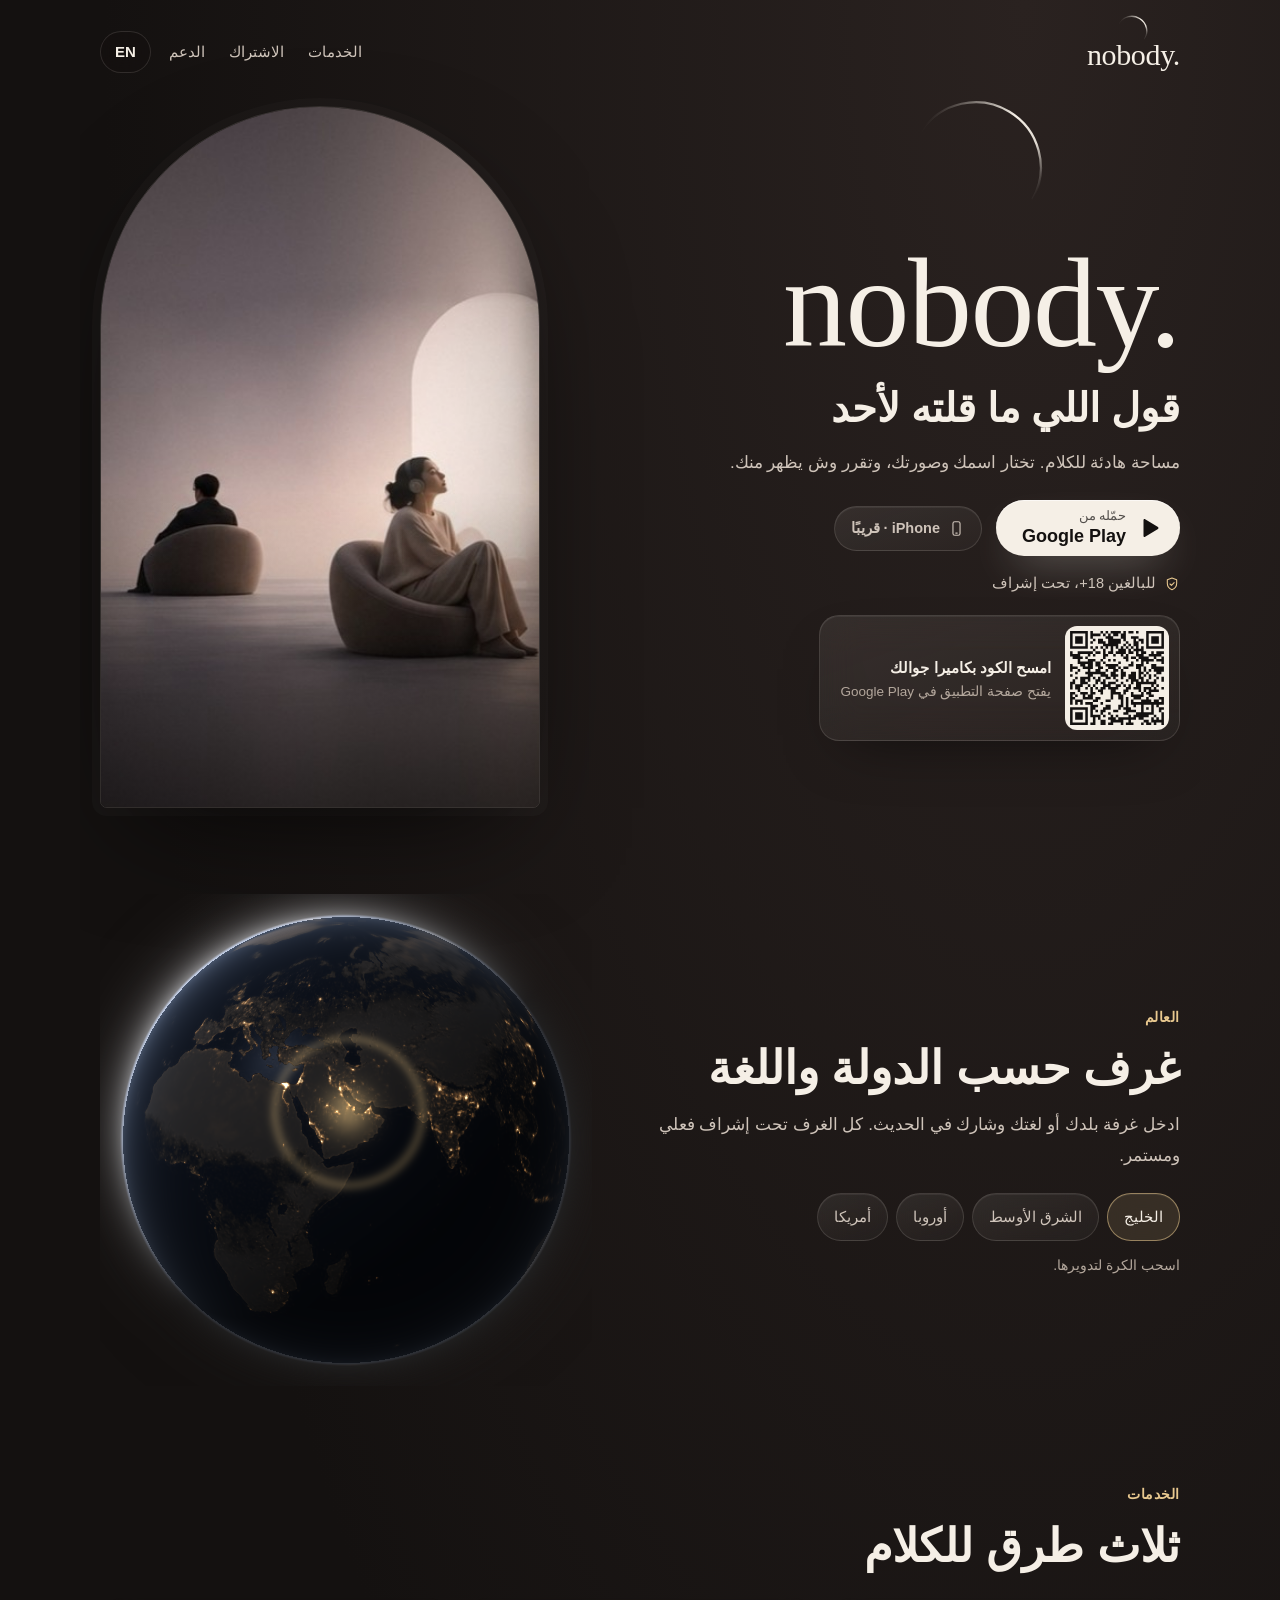
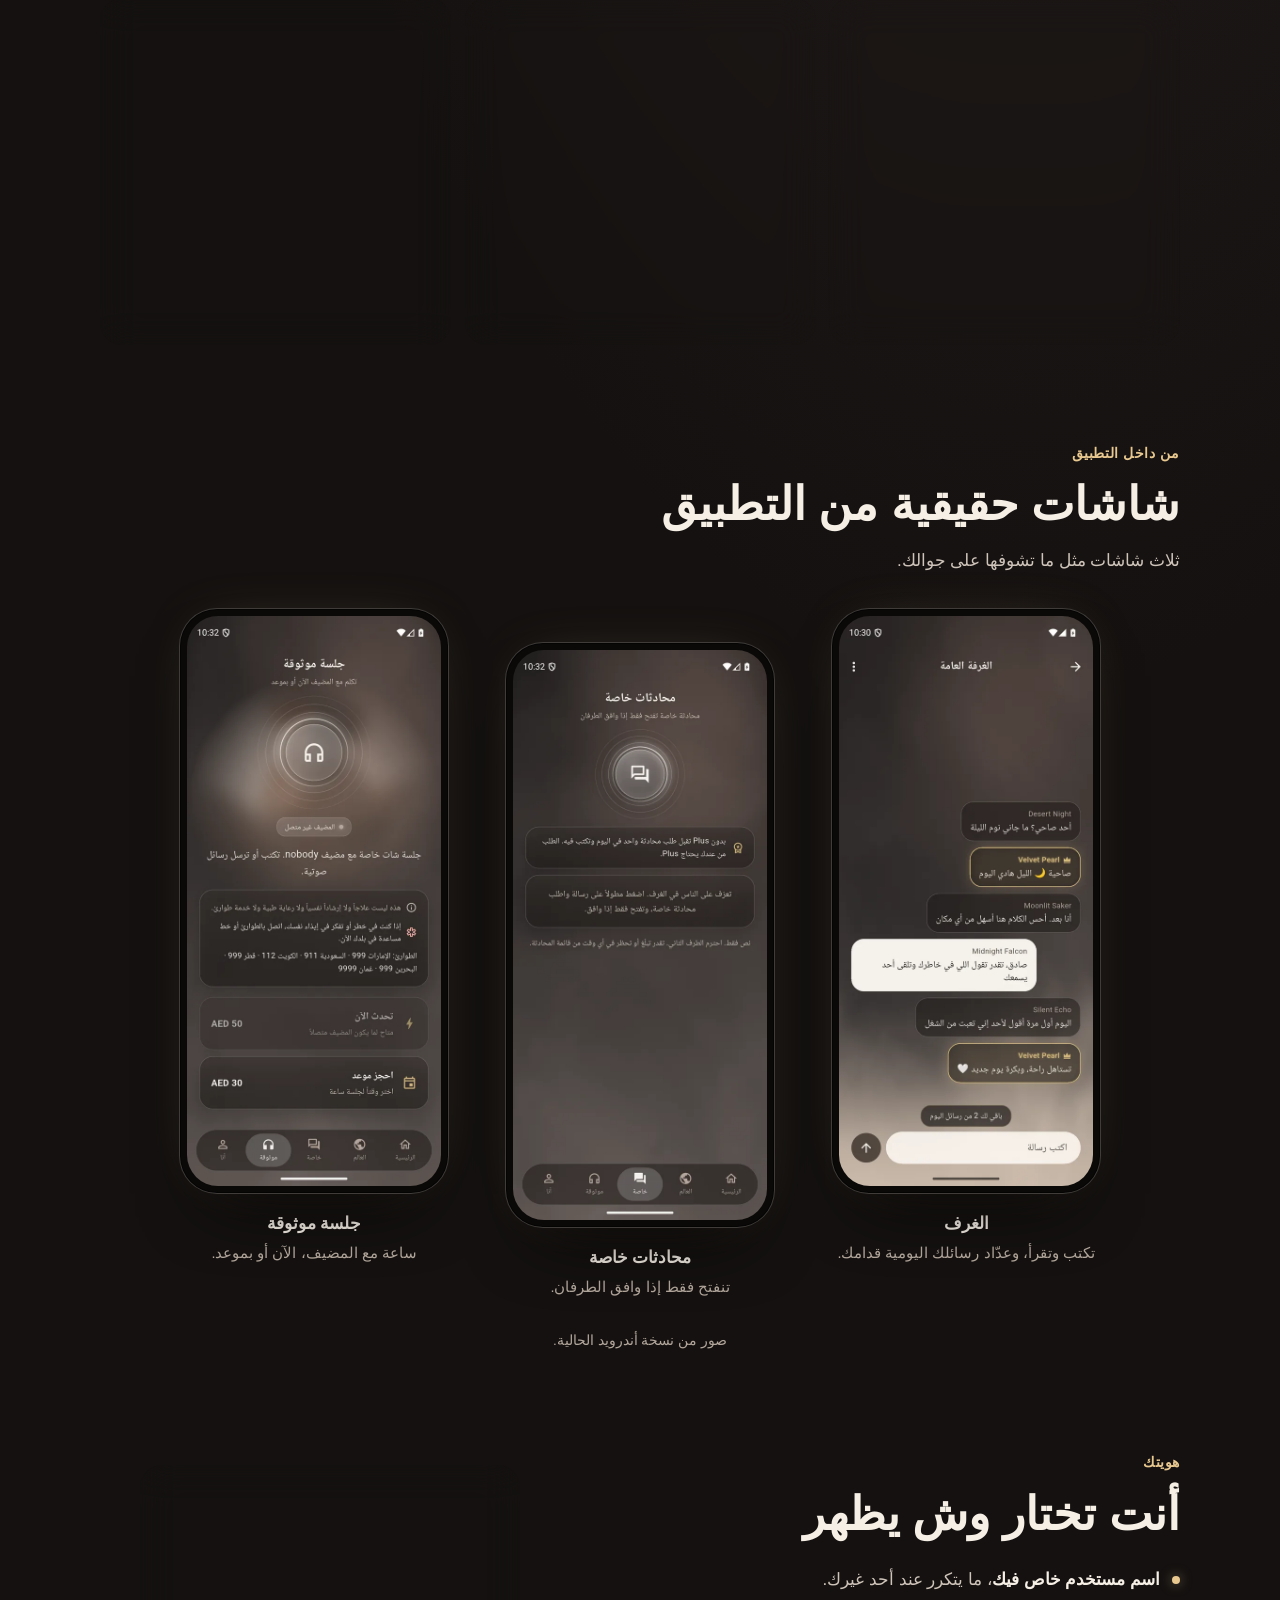
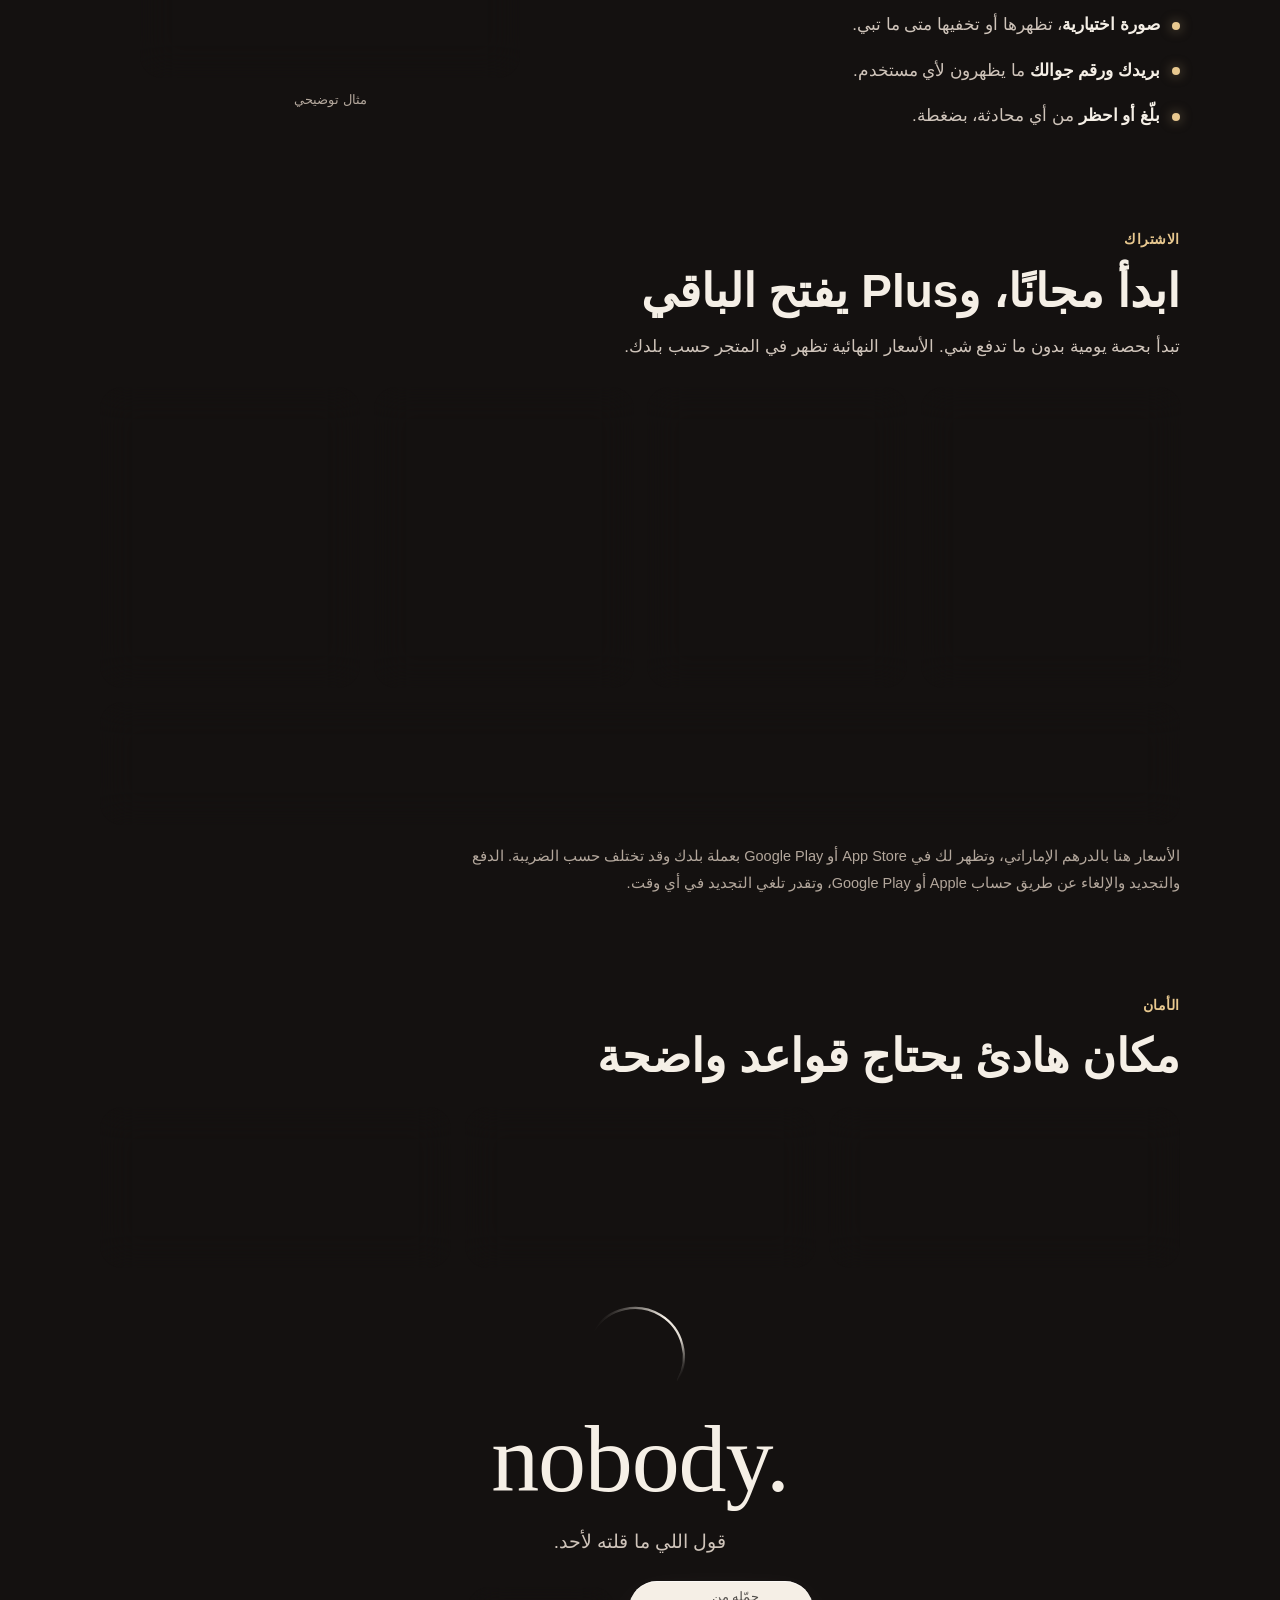
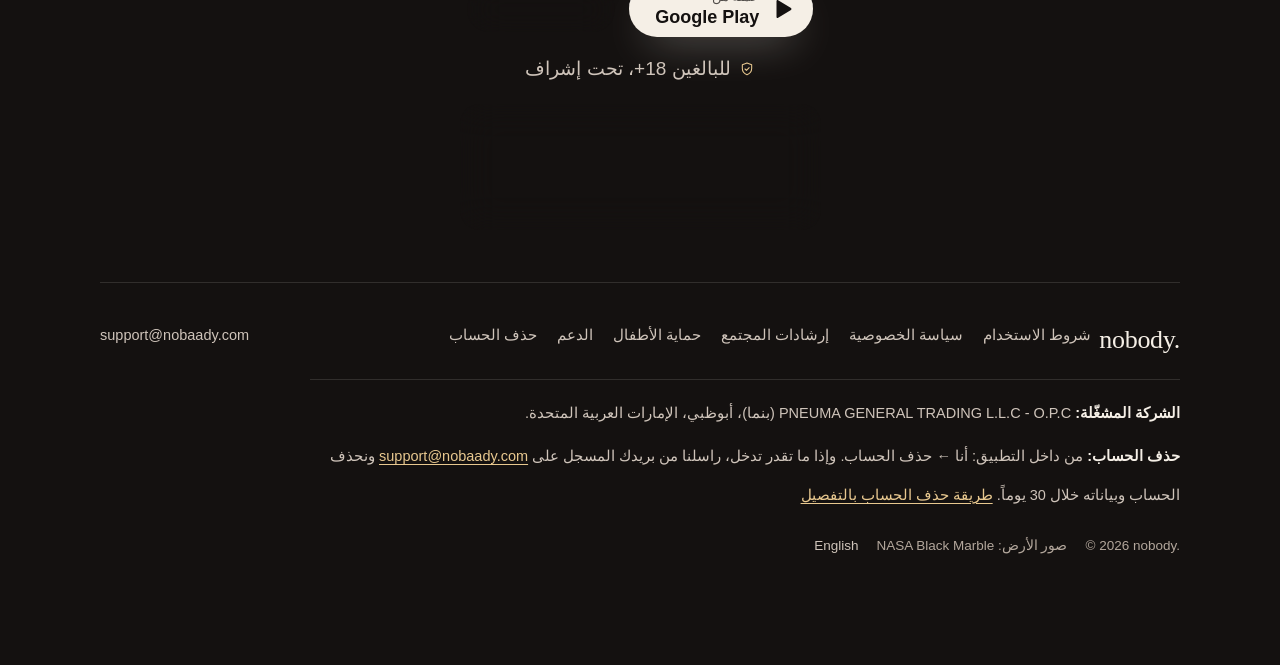
<file: index.html>
<!doctype html>
<html lang="ar" dir="rtl">
<head>
<meta charset="utf-8">
<meta name="viewport" content="width=device-width,initial-scale=1,viewport-fit=cover">
<title>nobody. | قول اللي ما قلته لأحد</title>
<meta name="description" content="nobody. تطبيق iPhone وAndroid للبالغين 18+: غرف حسب الدولة واللغة، محادثات خاصة بالقبول فقط، وجلسة موثوقة مع المضيف. أنت تختار وش يظهر منك. متوفر الآن على Google Play، وقريباً على App Store.">
<meta name="theme-color" content="#141110">
<meta name="color-scheme" content="dark">
<meta property="og:type" content="website">
<meta property="og:title" content="nobody. | قول اللي ما قلته لأحد">
<meta property="og:description" content="مساحة هادئة للكلام، وأنت تختار وش يظهر منك. للبالغين 18+. متوفر الآن على Google Play، وقريباً على App Store.">
<meta property="og:image" content="https://nobaady.com/img/share.jpg">
<meta property="og:image:width" content="1200">
<meta property="og:image:height" content="630">
<meta property="og:image:alt" content="nobody. — قول اللي ما قلته لأحد">
<meta property="og:url" content="https://nobaady.com/">
<meta name="twitter:card" content="summary_large_image">
<meta name="twitter:image" content="https://nobaady.com/img/share.jpg">
<meta property="og:locale" content="ar_AE">
<link rel="canonical" href="https://nobaady.com/">
<link rel="alternate" hreflang="ar" href="https://nobaady.com/">
<link rel="alternate" hreflang="en" href="https://nobaady.com/en/">
<link rel="alternate" hreflang="x-default" href="https://nobaady.com/">
<link rel="icon" href="/img/icon-48.png" sizes="48x48">
<link rel="apple-touch-icon" href="/img/icon-180.png">
<link rel="preload" as="image" href="/img/hero-800.jpg" imagesrcset="/img/hero-800.jpg 860w, /img/hero.jpg 1400w" imagesizes="(min-width:900px) 440px, 100vw">
<link rel="stylesheet" href="/style.css">
<link rel="stylesheet" href="/home.css">
<script>(function(d){if(!(window.matchMedia&&matchMedia('(prefers-reduced-motion: reduce)').matches))d.classList.add('motion');d.classList.add('js');setTimeout(function(){if(!window.__nobody)d.classList.remove('js')},2500)})(document.documentElement)</script>
<script src="/js/site.js" defer></script>
<script src="/js/home.js" defer></script>
</head>
<body>
<a class="skip" href="#main">تخطَّ إلى المحتوى</a>
<canvas id="ambient" aria-hidden="true"></canvas>
<div class="grain" aria-hidden="true"></div>
<svg width="0" height="0" style="position:absolute" aria-hidden="true" focusable="false"><defs>
  <linearGradient id="arcg" gradientUnits="userSpaceOnUse" x1="9" y1="23" x2="93" y2="74">
    <stop offset="0" stop-color="#f5efe6" stop-opacity="0"/><stop offset=".55" stop-color="#f5efe6"/><stop offset=".8" stop-color="#f5efe6" stop-opacity=".9"/><stop offset="1" stop-color="#f5efe6" stop-opacity="0"/>
  </linearGradient></defs></svg>

<div class="wrap">
<header class="top">
  <a class="mark" href="/" aria-label="nobody. الصفحة الرئيسية">nobody.<svg class="arc" viewBox="0 0 100 100" aria-hidden="true"><path pathLength="100" stroke="url(#arcg)" d="M9.3 22.7A49 49 0 0 1 93 73.5"/></svg></a>
  <nav class="nav" aria-label="القائمة">
    <a class="opt" href="#services">الخدمات</a>
    <a class="opt" href="#plans">الاشتراك</a>
    <a href="/support/">الدعم</a>
    <a class="lang" href="/en/" lang="en" hreflang="en">EN</a>
  </nav>
</header>

<main id="main">
<section class="hero" aria-labelledby="t-hero">
  <figure class="hero-media">
    <img src="/img/hero-800.jpg" srcset="/img/hero-800.jpg 860w, /img/hero.jpg 1400w" sizes="(min-width:900px) 440px, 100vw" width="860" height="1864"
      alt="شخصان يجلسان بعيداً عن بعض في غرفة هادئة، وضوء دافئ يدخل من باب مقوّس" fetchpriority="high">
    <span class="arch-light" aria-hidden="true"></span>
    <span class="dust" aria-hidden="true">
      <i style="--x:62%;--y:38%;--s:3px;--d:14s;--w:0s"></i><i style="--x:70%;--y:52%;--s:2px;--d:18s;--w:-4s"></i><i style="--x:80%;--y:30%;--s:2px;--d:16s;--w:-9s"></i><i style="--x:88%;--y:46%;--s:3px;--d:20s;--w:-2s"></i><i style="--x:55%;--y:60%;--s:2px;--d:17s;--w:-11s"></i><i style="--x:76%;--y:64%;--s:2px;--d:22s;--w:-6s"></i><i style="--x:66%;--y:26%;--s:2px;--d:19s;--w:-14s"></i><i style="--x:92%;--y:58%;--s:2px;--d:15s;--w:-7s"></i><i style="--x:84%;--y:22%;--s:3px;--d:21s;--w:-3s"></i><i style="--x:58%;--y:44%;--s:2px;--d:16s;--w:-12s"></i><i style="--x:73%;--y:40%;--s:2px;--d:18s;--w:-16s"></i><i style="--x:95%;--y:34%;--s:2px;--d:20s;--w:-5s"></i>
    </span>
  </figure>
  <div class="hero-copy">
    <h1 id="t-hero"><span class="mark">nobody.<svg class="arc" viewBox="0 0 100 100" aria-hidden="true"><path pathLength="100" stroke="url(#arcg)" d="M9.3 22.7A49 49 0 0 1 93 73.5"/></svg></span></h1>
    <p class="tagline">قول اللي ما قلته لأحد</p>
    <p class="lede">مساحة هادئة للكلام. تختار اسمك وصورتك، وتقرر وش يظهر منك.</p>
    <div class="get">
      <a class="btn-dl" href="https://play.google.com/store/apps/details?id=com.nobaady.nobody" rel="noopener"><svg viewBox="0 0 24 24" aria-hidden="true"><path fill="currentColor" d="M6 3.4v17.2c0 .9 1 1.500 1.800 1l14-8.600c.7-.4.7-1.500 0-2l-14-8.600C7 1.900 6 2.500 6 3.400z"/></svg><span><small>حمّله من</small><b>Google Play</b></span></a>
      <span class="soon glass"><svg viewBox="0 0 24 24" fill="none" stroke="currentColor" stroke-width="1.6" stroke-linecap="round" aria-hidden="true"><rect x="7" y="2.500" width="10" height="19" rx="2.600"/><path d="M11 18.500h2"/></svg>iPhone · قريبًا</span>
    </div>
    <p class="trust"><svg viewBox="0 0 24 24" fill="none" stroke="currentColor" stroke-width="1.6" stroke-linecap="round" stroke-linejoin="round" aria-hidden="true"><path d="M12 3l7 2.800v5.400c0 4.300-2.900 7.700-7 9.300-4.100-1.600-7-5-7-9.300V5.800L12 3z"/><path d="M9 12l2.200 2.200L15.200 10"/></svg><span>للبالغين <bdi dir="ltr">+18</bdi>، تحت إشراف</span></p>
    <div class="qr glass">
      <img src="/img/qr-play.svg" width="104" height="104" alt="رمز QR يفتح صفحة nobody. في Google Play">
      <div><b>امسح الكود بكاميرا جوالك</b><small>يفتح صفحة التطبيق في Google Play</small></div>
    </div>
  </div>
</section>

<section class="sec" id="world" aria-labelledby="t-world">
  <div class="world">
    <div class="globe" data-globe="/img/earth-night.jpg" role="img" aria-label="كرة أرضية ليلية تدور ببطء وتلمع فيها أضواء المدن">
      <span class="globe-still" aria-hidden="true"></span>
      <canvas aria-hidden="true"></canvas>
    </div>
    <div class="rise">
      <span class="kicker">العالم</span>
      <h2 class="h2" id="t-world">غرف حسب الدولة واللغة</h2>
      <p class="sub">ادخل غرفة بلدك أو لغتك وشارك في الحديث. كل الغرف تحت إشراف فعلي ومستمر.</p>
      <div class="chips" role="group" aria-label="حرّك الكرة إلى منطقة">
        <button class="chip glass" type="button" data-fly="50,25" aria-pressed="true">الخليج</button>
        <button class="chip glass" type="button" data-fly="37,32" aria-pressed="false">الشرق الأوسط</button>
        <button class="chip glass" type="button" data-fly="10,50" aria-pressed="false">أوروبا</button>
        <button class="chip glass" type="button" data-fly="-90,35" aria-pressed="false">أمريكا</button>
      </div>
      <p class="hint">اسحب الكرة لتدويرها.</p>
    </div>
  </div>
</section>

<section class="sec" id="services" aria-labelledby="t-services">
  <div class="rise">
    <span class="kicker">الخدمات</span>
    <h2 class="h2" id="t-services">ثلاث طرق للكلام</h2>
  </div>
  <div class="cards">
    <article class="card glass rise d1">
      <span class="icon" aria-hidden="true"><svg viewBox="0 0 24 24" fill="none" stroke="currentColor" stroke-width="1.5" stroke-linecap="round"><circle cx="12" cy="12" r="9"/><path d="M3 12h18M12 3c2.6 2.6 3.9 5.6 3.9 9s-1.3 6.4-3.9 9c-2.6-2.6-3.9-5.6-3.9-9S9.4 5.6 12 3z"/></svg></span>
      <h3>العالم</h3>
      <p>غرف محادثة حسب الدولة واللغة، تكتب فيها وتقرأ وتتعرّف على ناس يشاركونك نفس المكان أو نفس اللغة.</p>
      <p class="note">الغرف تحت إشراف فعلي، والبلاغات تُراجع.</p>
    </article>
    <article class="card glass rise d2">
      <span class="icon" aria-hidden="true"><svg viewBox="0 0 24 24" fill="none" stroke="currentColor" stroke-width="1.5" stroke-linecap="round" stroke-linejoin="round"><path d="M4 8h13l-3.5-3.5M20 16H7l3.5 3.5"/></svg></span>
      <h3>محادثات خاصة</h3>
      <p>محادثة نصية خاصة بين شخصين. تفتح فقط لما ترسل طلباً من رسالة في غرفة، ويقبل الطرف الثاني.</p>
      <ol class="flow" aria-label="كيف تبدأ">
        <li>رسالة في غرفة</li><li class="to" aria-hidden="true">←</li><li>طلب</li><li class="to" aria-hidden="true">←</li><li>قبول</li>
      </ol>
      <p class="note">ما فيه توصيل تلقائي بين الناس أبداً.</p>
    </article>
    <article class="card glass rise d3">
      <span class="icon" aria-hidden="true"><svg viewBox="0 0 24 24" fill="none" stroke="currentColor" stroke-width="1.5" stroke-linecap="round"><path d="M4 15v-3a8 8 0 0 1 16 0v3"/><rect x="3.5" y="14" width="4" height="6" rx="1.6"/><rect x="16.5" y="14" width="4" height="6" rx="1.6"/></svg></span>
      <h3>جلسة موثوقة</h3>
      <p>ساعة كاملة في محادثة خاصة مع المضيف، بالكتابة أو بالرسائل الصوتية. الآن مباشرة، أو بموعد تختاره.</p>
      <p class="note">جلسة شات مدفوعة مع المضيف. ليست علاجاً نفسياً، وليست مساعدة طوارئ.</p>
    </article>
  </div>
</section>

<section class="sec" id="inside" aria-labelledby="t-inside">
  <div class="rise">
    <span class="kicker">من داخل التطبيق</span>
    <h2 class="h2" id="t-inside">شاشات حقيقية من التطبيق</h2>
    <p class="sub">ثلاث شاشات مثل ما تشوفها على جوالك.</p>
  </div>
  <div class="shots">
    <figure class="shot rise d1">
      <div class="phone"><img src="/img/screen-room.webp" width="540" height="1212" decoding="async" alt="شاشة غرفة عامة في التطبيق وفيها رسائل وعدّاد الرسائل المتبقية اليوم"></div>
      <figcaption><b>الغرف</b><span>تكتب وتقرأ، وعدّاد رسائلك اليومية قدامك.</span></figcaption>
    </figure>
    <figure class="shot rise d2">
      <div class="phone"><img src="/img/screen-private.webp" width="540" height="1212" decoding="async" alt="شاشة المحادثات الخاصة في التطبيق"></div>
      <figcaption><b>محادثات خاصة</b><span>تنفتح فقط إذا وافق الطرفان.</span></figcaption>
    </figure>
    <figure class="shot rise d3">
      <div class="phone"><img src="/img/screen-trusted.webp" width="540" height="1212" decoding="async" alt="شاشة الجلسة الموثوقة في التطبيق وفيها خيار تحدث الآن وخيار احجز موعد"></div>
      <figcaption><b>جلسة موثوقة</b><span>ساعة مع المضيف، الآن أو بموعد.</span></figcaption>
    </figure>
  </div>
  <p class="shots-note rise">صور من نسخة أندرويد الحالية.</p>
</section>

<section class="sec" id="you" aria-labelledby="t-you">
  <div class="ident">
    <div class="rise">
      <span class="kicker">هويتك</span>
      <h2 class="h2" id="t-you">أنت تختار وش يظهر</h2>
      <ul class="ticks">
        <li><span><strong>اسم مستخدم خاص فيك</strong>، ما يتكرر عند أحد غيرك.</span></li>
        <li><span><strong>صورة اختيارية</strong>، تظهرها أو تخفيها متى ما تبي.</span></li>
        <li><span><strong>بريدك ورقم جوالك</strong> ما يظهرون لأي مستخدم.</span></li>
        <li><span><strong>بلّغ أو احظر</strong> من أي محادثة، بضغطة.</span></li>
      </ul>
    </div>
    <div class="idwrap rise d1">
      <div class="idcard glass">
        <div class="row">
          <span class="avatar" role="img" aria-label="صورة الحساب"></span>
          <div><span class="uname">@layl.night</span><small data-state data-on="الصورة ظاهرة" data-off="الصورة مخفية">الصورة ظاهرة</small></div>
        </div>
        <div class="setting">
          <span id="lbl-photo">إظهار الصورة</span>
          <button class="switch" type="button" role="switch" aria-checked="true" aria-labelledby="lbl-photo" data-show-photo></button>
        </div>
        <p class="private"><svg viewBox="0 0 24 24" fill="none" stroke="currentColor" stroke-width="1.6" aria-hidden="true"><rect x="5" y="10.5" width="14" height="10" rx="2.5"/><path d="M8 10.5V8a4 4 0 0 1 8 0v2.5"/></svg>البريد والجوال: لا يظهران لأحد</p>
      </div>
      <span class="demo-label">مثال توضيحي</span>
    </div>
  </div>
</section>

<section class="sec" id="plans" aria-labelledby="t-plans">
  <div class="rise">
    <span class="kicker">الاشتراك</span>
    <h2 class="h2" id="t-plans">ابدأ مجانًا، وPlus يفتح الباقي</h2>
    <p class="sub">تبدأ بحصة يومية بدون ما تدفع شي. الأسعار النهائية تظهر في المتجر حسب بلدك.</p>
  </div>
  <div class="plans">
    <div class="plan glass free rise d1">
      <h3>مجانًا</h3>
      <div class="price"><b>0</b><span>درهم</span></div>
      <ul class="inc">
        <li><span>تقرأ كل الغرف</span></li>
        <li><span>تكتب 10 رسائل في الغرف كل يوم</span></li>
        <li><span>تقبل طلب محادثة خاصة واحد كل يوم</span></li>
      </ul>
    </div>
    <div class="plan glass first rise d2">
      <h3>Plus شهري <span class="tag">عرض البداية</span></h3>
      <div class="price"><b>88</b><span>درهم / شهر</span></div>
      <p class="offer">أول شهرين بـ129 درهم، وبعدها 88 شهرياً.</p>
      <ul class="inc">
        <li><span>بدون حد يومي للرسائل</span></li>
        <li><span>تطلب محادثات خاصة</span></li>
        <li><span>تحجز الجلسة الموثوقة</span></li>
      </ul>
    </div>
    <div class="plan glass rise d3">
      <h3>Plus سنوي</h3>
      <div class="price"><b>449</b><span>درهم / سنة</span></div>
      <ul class="inc">
        <li><span>كل مزايا Plus</span></li>
        <li><span>يتجدد كل سنة</span></li>
      </ul>
    </div>
    <div class="plan glass rise d3">
      <h3>Signature</h3>
      <div class="price"><b>149</b><span>درهم / شهر</span></div>
      <ul class="inc">
        <li><span>كل مزايا Plus</span></li>
        <li><span>شعار جنب اسمك، واسمك بالذهبي</span></li>
        <li><span>أو 1,200 درهم سنوياً مع جلستين موثوقتين</span></li>
      </ul>
    </div>
  </div>
  <div class="trusted glass rise">
    <div>
      <h3>الجلسة الموثوقة</h3>
      <p class="lead">تُدفع لكل ساعة، مع اشتراك Plus.</p>
    </div>
    <div class="two">
      <div><div class="price"><b>50</b><span>درهم / ساعة</span></div><p>مباشرة الآن</p></div>
      <div><div class="price"><b>30</b><span>درهم / ساعة</span></div><p>بموعد محجوز</p></div>
    </div>
  </div>
  <p class="fine rise">الأسعار هنا بالدرهم الإماراتي، وتظهر لك في App Store أو Google Play بعملة بلدك وقد تختلف حسب الضريبة. الدفع والتجديد والإلغاء عن طريق حساب Apple أو Google Play، وتقدر تلغي التجديد في أي وقت.</p>
</section>

<section class="sec" id="safety" aria-labelledby="t-safety">
  <div class="rise">
    <span class="kicker">الأمان</span>
    <h2 class="h2" id="t-safety">مكان هادئ يحتاج قواعد واضحة</h2>
  </div>
  <div class="safety">
    <div class="glass rise d1"><span class="age">18+</span><h3>للبالغين فقط</h3><p>التطبيق مخصص لمن عمره 18 سنة أو أكثر.</p></div>
    <div class="glass rise d2"><h3>إشراف وبلاغات</h3><p>الغرف تحت إشراف فعلي. تقدر تبلّغ أو تحظر من أي محادثة، وفريق الإشراف يراجع البلاغات.</p></div>
    <div class="glass rise d3"><h3>ليست بديلاً عن المساعدة</h3><p>الجلسة الموثوقة ليست علاجاً ولا خدمة طوارئ. إذا كنت في خطر، اتصل برقم الطوارئ في بلدك.</p></div>
  </div>
</section>

<section class="closing rise" aria-labelledby="t-close">
  <h2 id="t-close"><span class="mark">nobody.<svg class="arc" viewBox="0 0 100 100" aria-hidden="true"><path pathLength="100" stroke="url(#arcg)" d="M9.3 22.7A49 49 0 0 1 93 73.5"/></svg></span></h2>
  <p>قول اللي ما قلته لأحد.</p>
  <div class="get rise d1">
    <a class="btn-dl" href="https://play.google.com/store/apps/details?id=com.nobaady.nobody" rel="noopener"><svg viewBox="0 0 24 24" aria-hidden="true"><path fill="currentColor" d="M6 3.4v17.2c0 .9 1 1.500 1.800 1l14-8.600c.7-.4.7-1.500 0-2l-14-8.600C7 1.900 6 2.500 6 3.400z"/></svg><span><small>حمّله من</small><b>Google Play</b></span></a>
    <span class="soon glass"><svg viewBox="0 0 24 24" fill="none" stroke="currentColor" stroke-width="1.6" stroke-linecap="round" aria-hidden="true"><rect x="7" y="2.500" width="10" height="19" rx="2.600"/><path d="M11 18.500h2"/></svg>iPhone · قريبًا</span>
  </div>
  <p class="trust rise d2"><svg viewBox="0 0 24 24" fill="none" stroke="currentColor" stroke-width="1.6" stroke-linecap="round" stroke-linejoin="round" aria-hidden="true"><path d="M12 3l7 2.800v5.400c0 4.300-2.900 7.700-7 9.300-4.100-1.600-7-5-7-9.300V5.800L12 3z"/><path d="M9 12l2.200 2.200L15.200 10"/></svg><span>للبالغين <bdi dir="ltr">+18</bdi>، تحت إشراف</span></p>
  <div class="qr glass rise d2">
      <img src="/img/qr-play.svg" width="104" height="104" alt="رمز QR يفتح صفحة nobody. في Google Play">
      <div><b>امسح الكود بكاميرا جوالك</b><small>يفتح صفحة التطبيق في Google Play</small></div>
    </div>
</section>
</main>

<footer class="foot">
  <div class="cols">
    <a class="mark" href="/" aria-label="nobody. الصفحة الرئيسية">nobody.</a>
    <nav aria-label="روابط قانونية">
      <a href="/legal/terms-ar.html">شروط الاستخدام</a>
      <a href="/legal/privacy-ar.html">سياسة الخصوصية</a>
      <a href="/legal/community-guidelines-ar.html">إرشادات المجتمع</a>
      <a href="/legal/child-safety-ar.html">حماية الأطفال</a>
      <a href="/support/">الدعم</a>
      <a href="/support/#delete">حذف الحساب</a>
    </nav>
    <a class="email" href="mailto:support@nobaady.com">support@nobaady.com</a>
  </div>
  <div class="who">
    <p><strong>الشركة المشغّلة:</strong> <span class="co">PNEUMA GENERAL TRADING L.L.C - O.P.C</span> (بنما)، أبوظبي، الإمارات العربية المتحدة.</p>
    <p id="delete-account"><strong>حذف الحساب:</strong> من داخل التطبيق: أنا ← حذف الحساب. وإذا ما تقدر تدخل، راسلنا من بريدك المسجل على <a href="mailto:support@nobaady.com" dir="ltr">support@nobaady.com</a> ونحذف الحساب وبياناته خلال 30 يوماً. <a href="/support/#delete">طريقة حذف الحساب بالتفصيل</a></p>
  </div>
  <div class="meta">
    <span dir="ltr">© 2026 nobody.</span>
    <span>صور الأرض: NASA Black Marble</span>
    <a href="/en/" lang="en" hreflang="en">English</a>
  </div>
</footer>
</div>
<div class="stick" data-stick role="region" aria-label="شريط التحميل">
  <img src="/img/icon-48.png" width="38" height="38" alt="">
  <div class="stick-t"><b>nobody.</b><small>للبالغين <bdi dir="ltr">+18</bdi>، تحت إشراف</small></div>
  <a class="btn-dl" href="https://play.google.com/store/apps/details?id=com.nobaady.nobody" rel="noopener"><svg viewBox="0 0 24 24" aria-hidden="true"><path fill="currentColor" d="M6 3.4v17.2c0 .9 1 1.500 1.800 1l14-8.600c.7-.4.7-1.500 0-2l-14-8.600C7 1.900 6 2.500 6 3.400z"/></svg><span><small>حمّله من</small><b>Google Play</b></span></a>
</div>
</body>
</html>
</file>
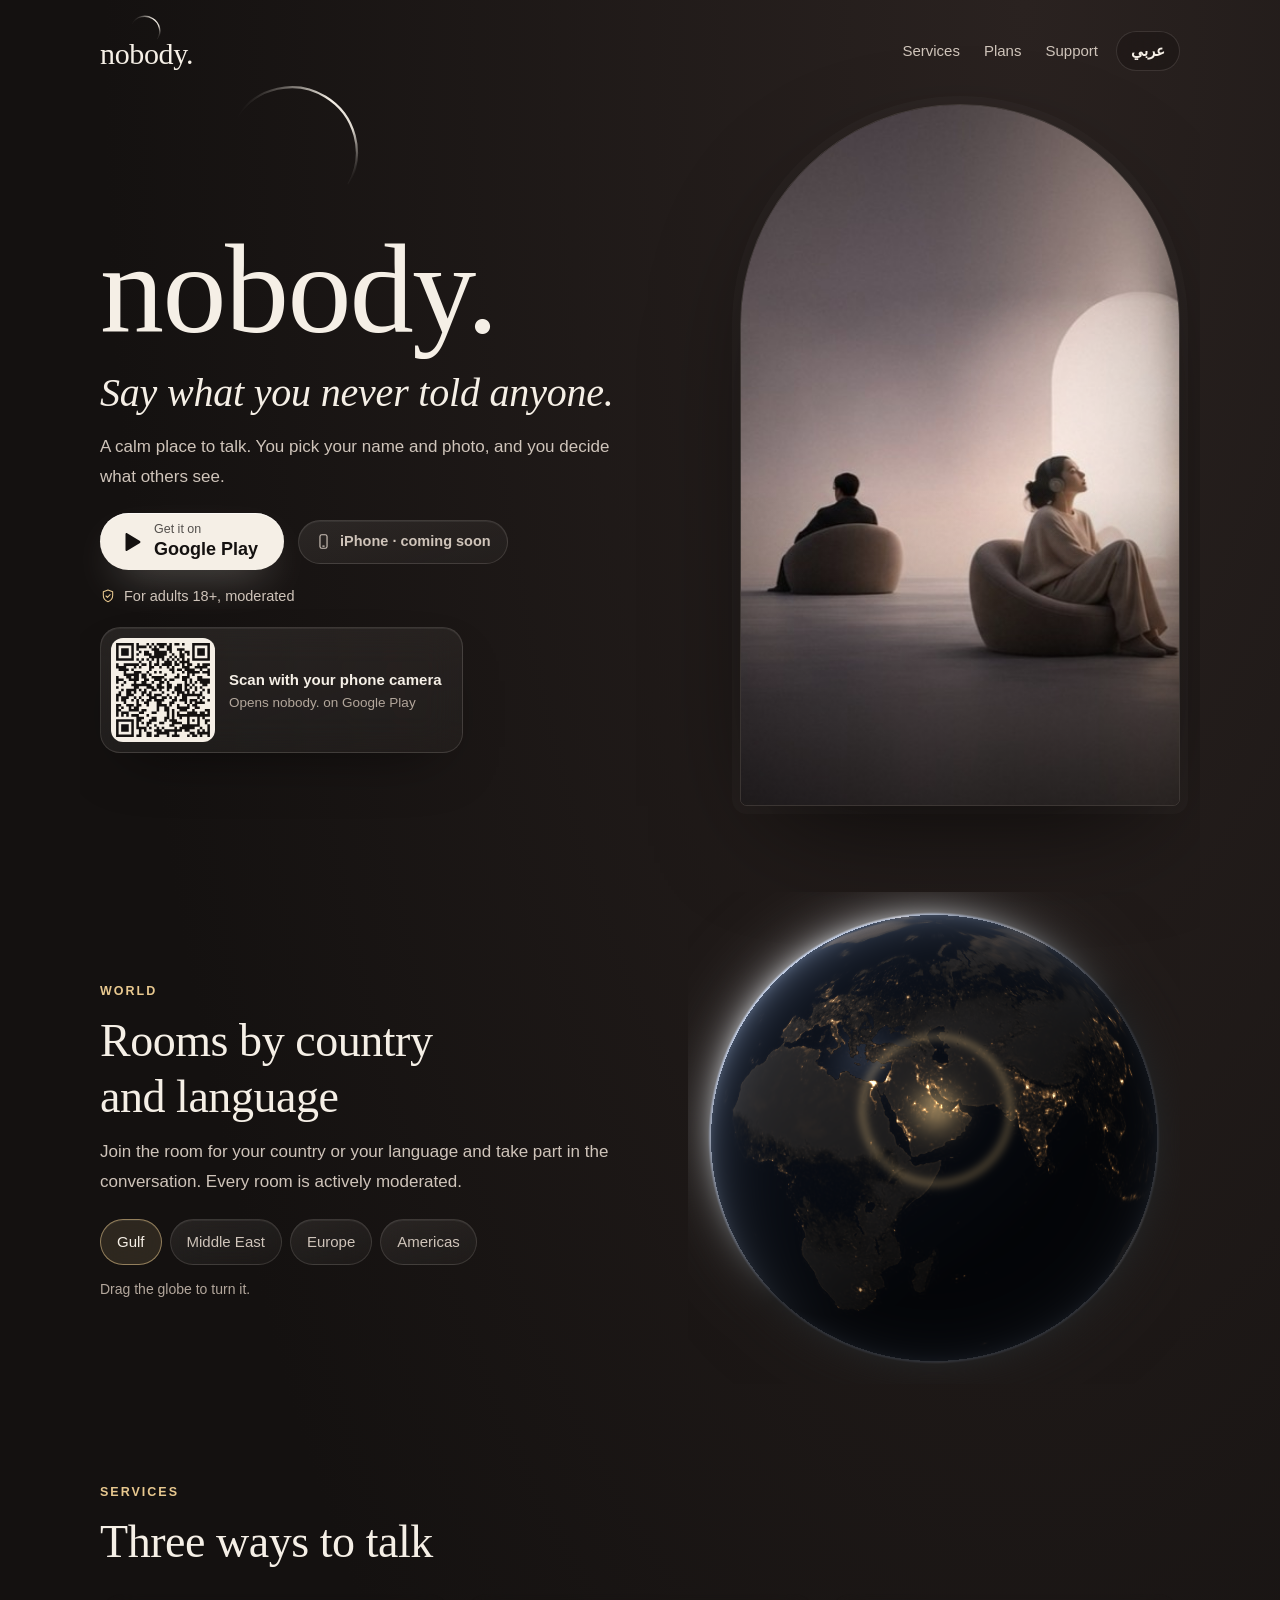
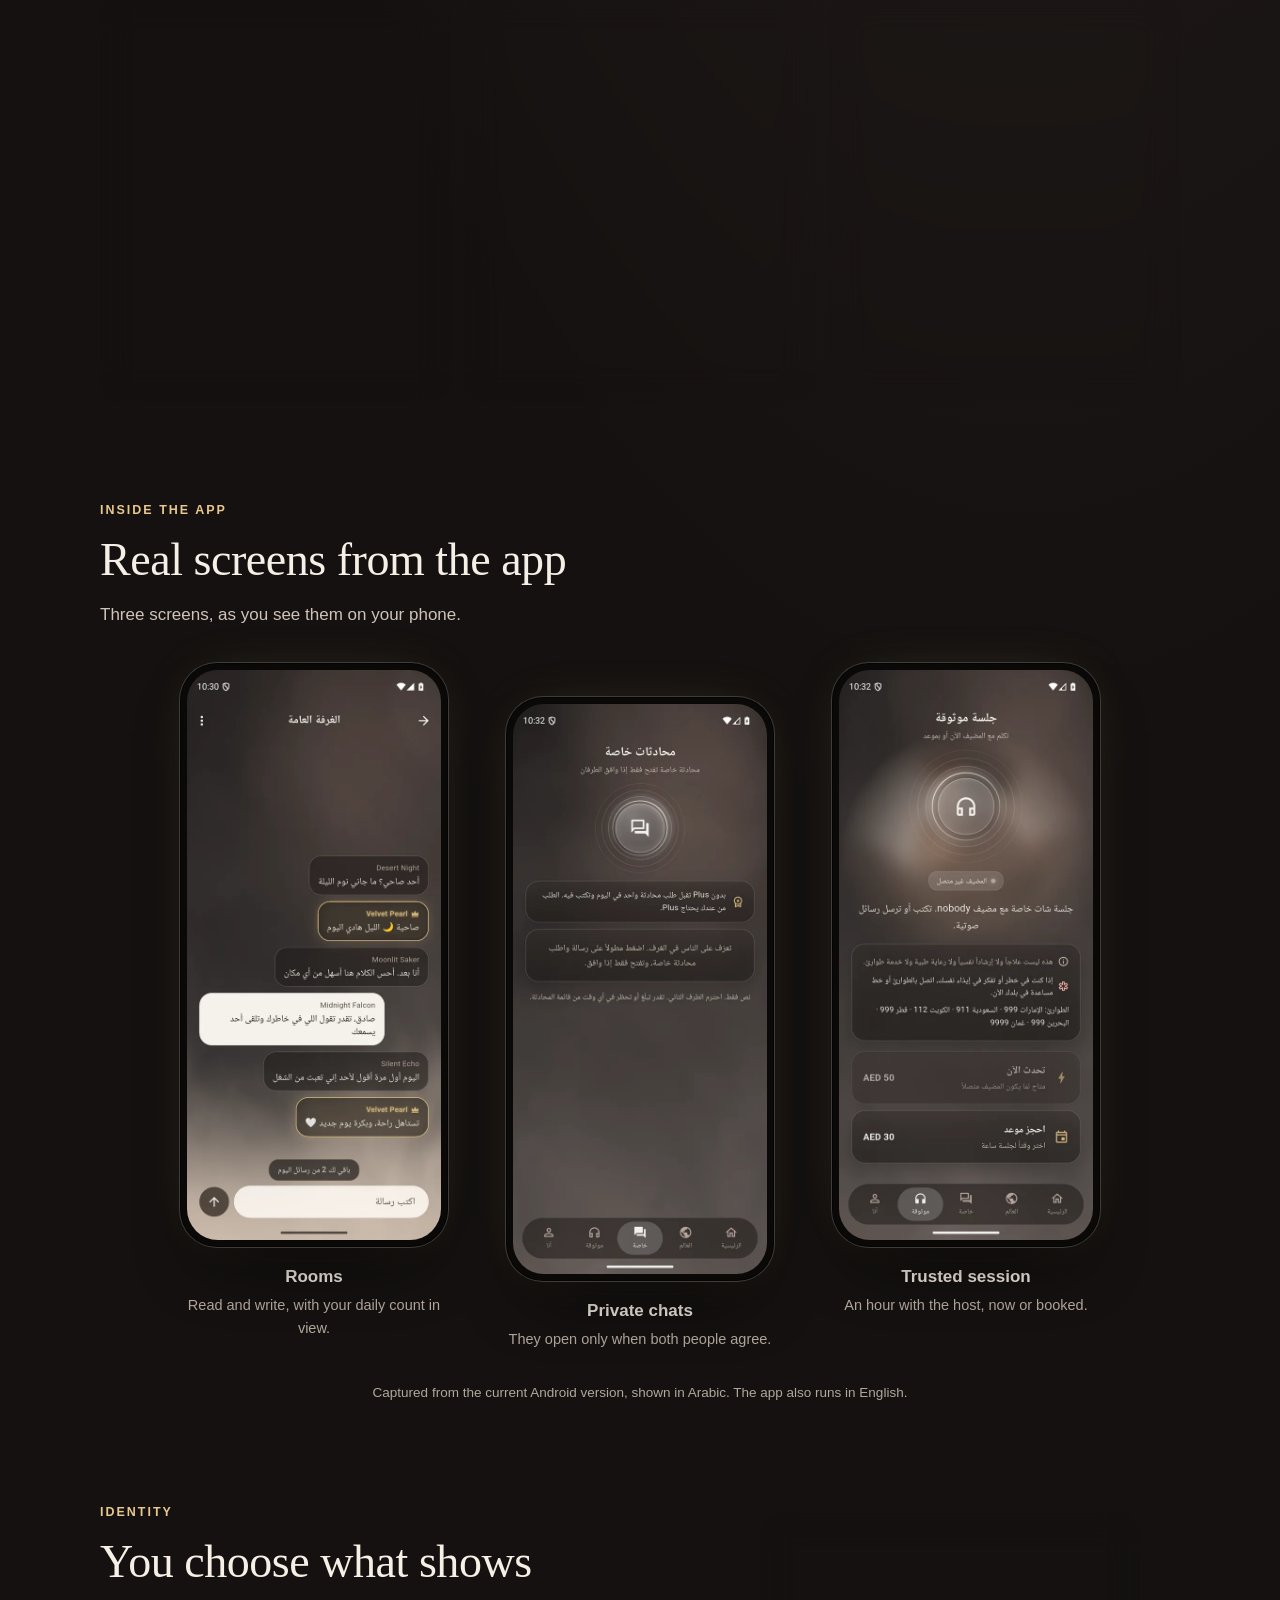
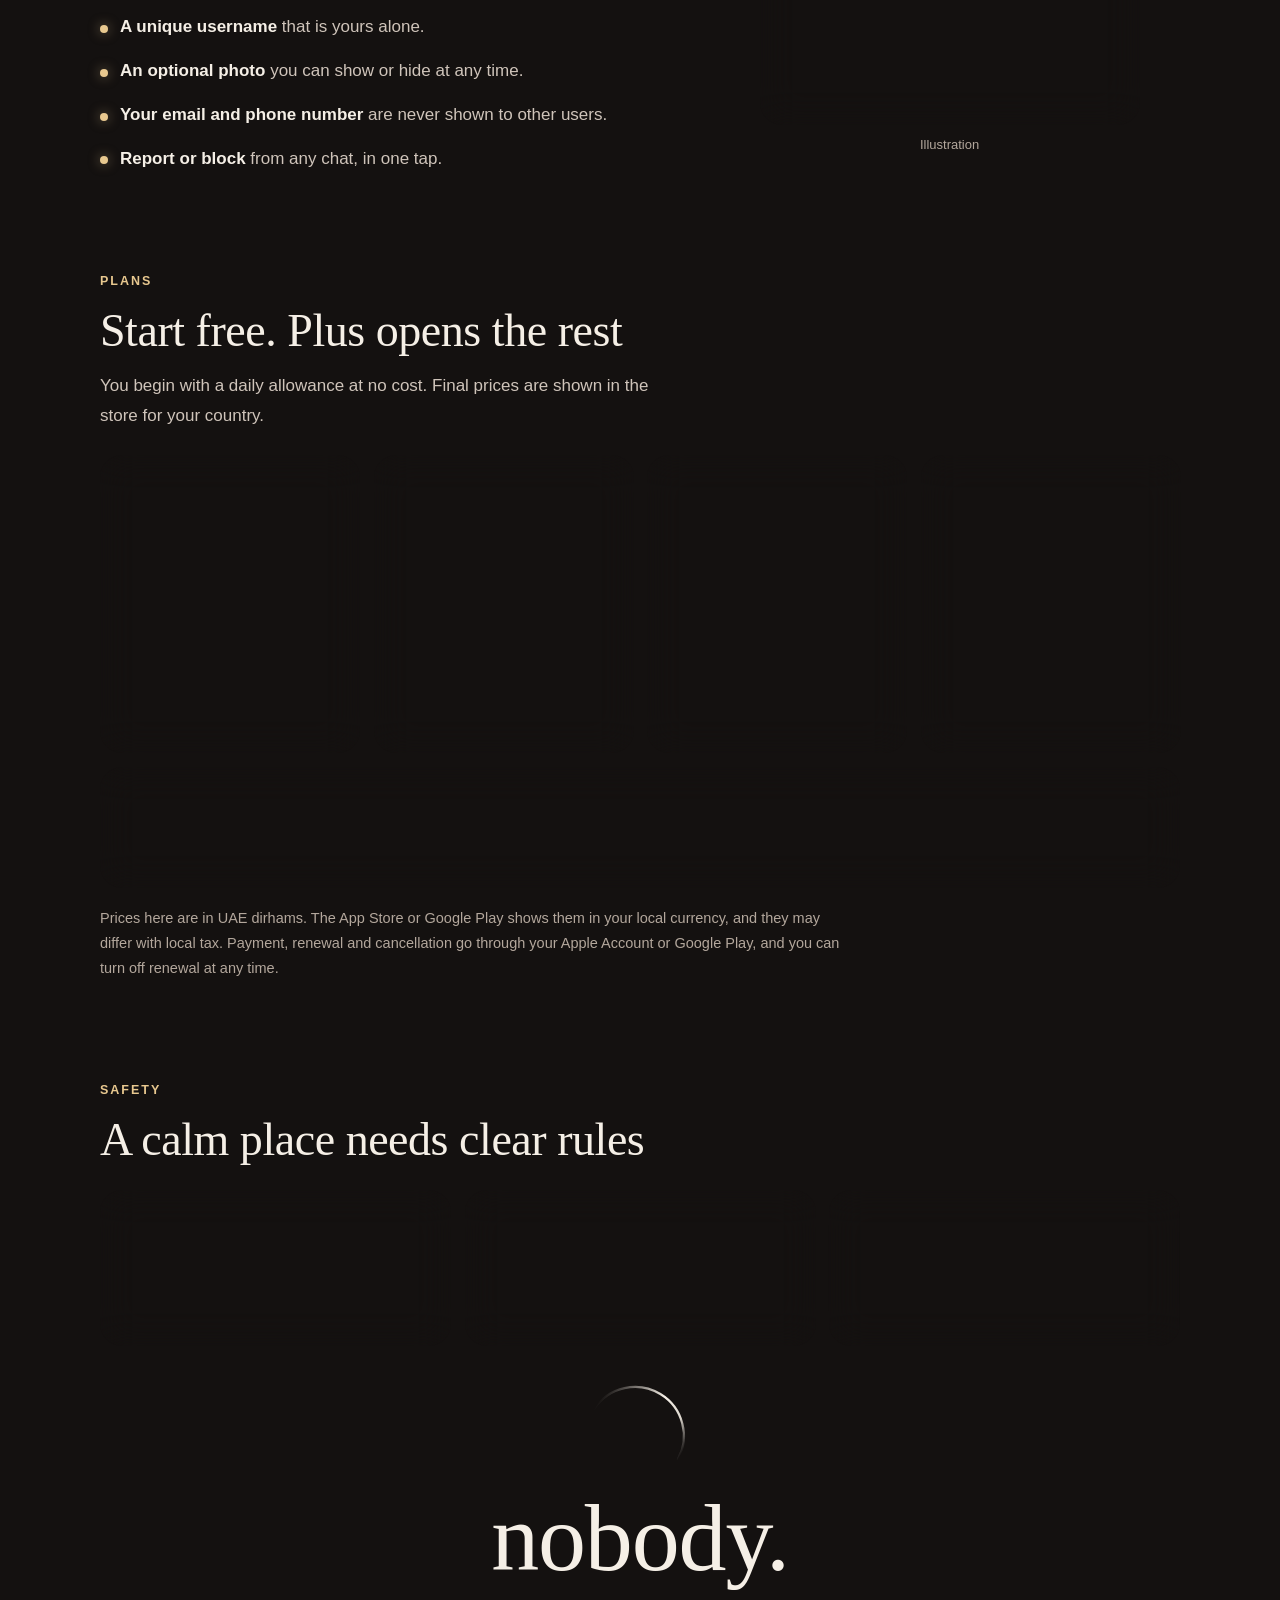
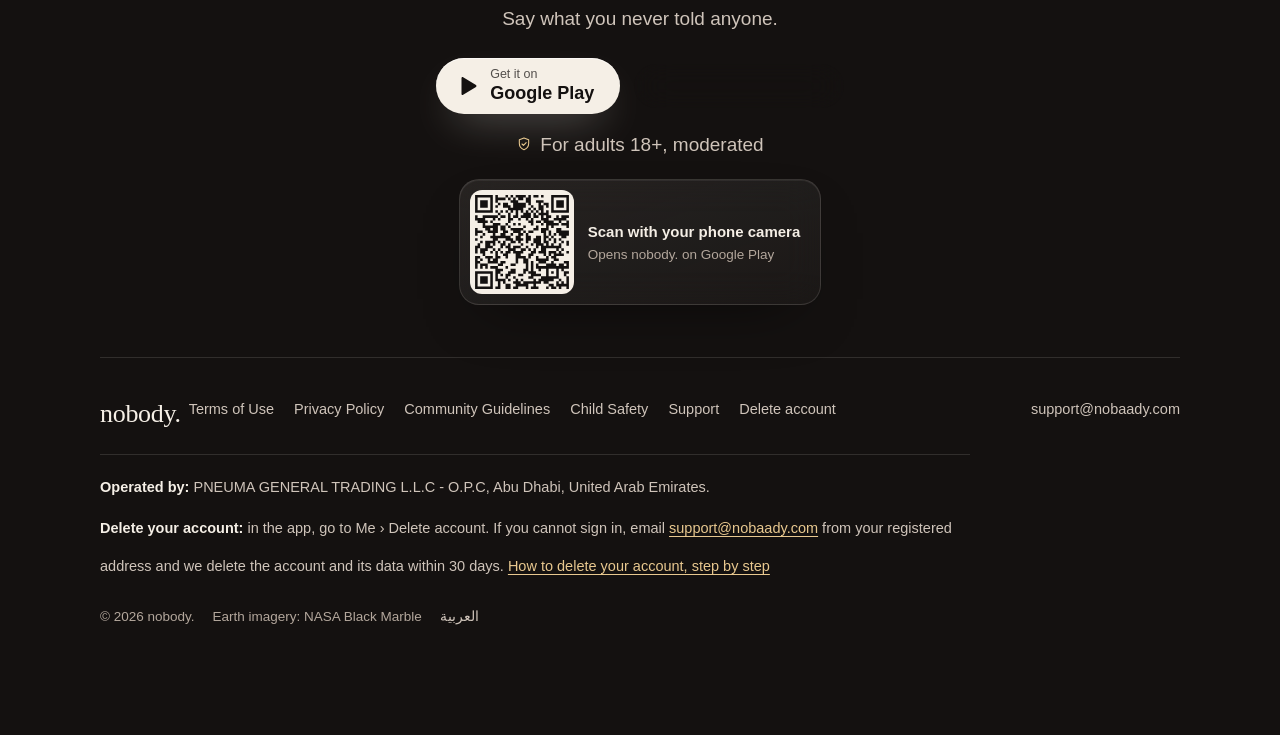
<file: en/index.html>
<!doctype html>
<html lang="en" dir="ltr">
<head>
<meta charset="utf-8">
<meta name="viewport" content="width=device-width,initial-scale=1,viewport-fit=cover">
<title>nobody. | Say what you never told anyone</title>
<meta name="description" content="nobody. is an iPhone and Android app for adults 18+: rooms by country and language, private chats that open only on acceptance, and a trusted session with the host. You choose what others see. Out now on Google Play. Coming soon on the App Store.">
<meta name="theme-color" content="#141110">
<meta name="color-scheme" content="dark">
<meta property="og:type" content="website">
<meta property="og:title" content="nobody. | Say what you never told anyone">
<meta property="og:description" content="A calm place to talk, where you choose what others see. Adults 18+. Out now on Google Play. Coming soon on the App Store.">
<meta property="og:image" content="https://nobaady.com/img/share.jpg">
<meta property="og:image:width" content="1200">
<meta property="og:image:height" content="630">
<meta property="og:image:alt" content="nobody. — Say what you never told anyone">
<meta property="og:url" content="https://nobaady.com/en/">
<meta name="twitter:card" content="summary_large_image">
<meta name="twitter:image" content="https://nobaady.com/img/share.jpg">
<meta property="og:locale" content="en_US">
<link rel="canonical" href="https://nobaady.com/en/">
<link rel="alternate" hreflang="ar" href="https://nobaady.com/">
<link rel="alternate" hreflang="en" href="https://nobaady.com/en/">
<link rel="alternate" hreflang="x-default" href="https://nobaady.com/">
<link rel="icon" href="/img/icon-48.png" sizes="48x48">
<link rel="apple-touch-icon" href="/img/icon-180.png">
<link rel="preload" as="image" href="/img/hero-800.jpg" imagesrcset="/img/hero-800.jpg 860w, /img/hero.jpg 1400w" imagesizes="(min-width:900px) 440px, 100vw">
<link rel="stylesheet" href="/style.css">
<link rel="stylesheet" href="/home.css">
<script>(function(d){if(!(window.matchMedia&&matchMedia('(prefers-reduced-motion: reduce)').matches))d.classList.add('motion');d.classList.add('js');setTimeout(function(){if(!window.__nobody)d.classList.remove('js')},2500)})(document.documentElement)</script>
<script src="/js/site.js" defer></script>
<script src="/js/home.js" defer></script>
</head>
<body>
<a class="skip" href="#main">Skip to content</a>
<canvas id="ambient" aria-hidden="true"></canvas>
<div class="grain" aria-hidden="true"></div>
<svg width="0" height="0" style="position:absolute" aria-hidden="true" focusable="false"><defs>
  <linearGradient id="arcg" gradientUnits="userSpaceOnUse" x1="9" y1="23" x2="93" y2="74">
    <stop offset="0" stop-color="#f5efe6" stop-opacity="0"/><stop offset=".55" stop-color="#f5efe6"/><stop offset=".8" stop-color="#f5efe6" stop-opacity=".9"/><stop offset="1" stop-color="#f5efe6" stop-opacity="0"/>
  </linearGradient></defs></svg>

<div class="wrap">
<header class="top">
  <a class="mark" href="/en/" aria-label="nobody. home">nobody.<svg class="arc" viewBox="0 0 100 100" aria-hidden="true"><path pathLength="100" stroke="url(#arcg)" d="M9.3 22.7A49 49 0 0 1 93 73.5"/></svg></a>
  <nav class="nav" aria-label="Main">
    <a class="opt" href="#services">Services</a>
    <a class="opt" href="#plans">Plans</a>
    <a href="/support/en.html">Support</a>
    <a class="lang" href="/" lang="ar" hreflang="ar">عربي</a>
  </nav>
</header>

<main id="main">
<section class="hero" aria-labelledby="t-hero">
  <figure class="hero-media">
    <img src="/img/hero-800.jpg" srcset="/img/hero-800.jpg 860w, /img/hero.jpg 1400w" sizes="(min-width:900px) 440px, 100vw" width="860" height="1864"
      alt="Two people sitting apart in a quiet room, warm light coming through an arched doorway" fetchpriority="high">
    <span class="arch-light" aria-hidden="true"></span>
    <span class="dust" aria-hidden="true">
      <i style="--x:62%;--y:38%;--s:3px;--d:14s;--w:0s"></i><i style="--x:70%;--y:52%;--s:2px;--d:18s;--w:-4s"></i><i style="--x:80%;--y:30%;--s:2px;--d:16s;--w:-9s"></i><i style="--x:88%;--y:46%;--s:3px;--d:20s;--w:-2s"></i><i style="--x:55%;--y:60%;--s:2px;--d:17s;--w:-11s"></i><i style="--x:76%;--y:64%;--s:2px;--d:22s;--w:-6s"></i><i style="--x:66%;--y:26%;--s:2px;--d:19s;--w:-14s"></i><i style="--x:92%;--y:58%;--s:2px;--d:15s;--w:-7s"></i><i style="--x:84%;--y:22%;--s:3px;--d:21s;--w:-3s"></i><i style="--x:58%;--y:44%;--s:2px;--d:16s;--w:-12s"></i><i style="--x:73%;--y:40%;--s:2px;--d:18s;--w:-16s"></i><i style="--x:95%;--y:34%;--s:2px;--d:20s;--w:-5s"></i>
    </span>
  </figure>
  <div class="hero-copy">
    <h1 id="t-hero"><span class="mark">nobody.<svg class="arc" viewBox="0 0 100 100" aria-hidden="true"><path pathLength="100" stroke="url(#arcg)" d="M9.3 22.7A49 49 0 0 1 93 73.5"/></svg></span></h1>
    <p class="tagline">Say what you never told anyone.</p>
    <p class="lede">A calm place to talk. You pick your name and photo, and you decide what others see.</p>
    <div class="get">
      <a class="btn-dl" href="https://play.google.com/store/apps/details?id=com.nobaady.nobody" rel="noopener"><svg viewBox="0 0 24 24" aria-hidden="true"><path fill="currentColor" d="M6 3.4v17.2c0 .9 1 1.500 1.800 1l14-8.600c.7-.4.7-1.500 0-2l-14-8.600C7 1.900 6 2.500 6 3.400z"/></svg><span><small>Get it on</small><b>Google Play</b></span></a>
      <span class="soon glass"><svg viewBox="0 0 24 24" fill="none" stroke="currentColor" stroke-width="1.6" stroke-linecap="round" aria-hidden="true"><rect x="7" y="2.500" width="10" height="19" rx="2.600"/><path d="M11 18.500h2"/></svg>iPhone · coming soon</span>
    </div>
    <p class="trust"><svg viewBox="0 0 24 24" fill="none" stroke="currentColor" stroke-width="1.6" stroke-linecap="round" stroke-linejoin="round" aria-hidden="true"><path d="M12 3l7 2.800v5.400c0 4.300-2.900 7.700-7 9.300-4.100-1.600-7-5-7-9.300V5.800L12 3z"/><path d="M9 12l2.200 2.200L15.200 10"/></svg><span>For adults 18+, moderated</span></p>
    <div class="qr glass">
      <img src="/img/qr-play.svg" width="104" height="104" alt="QR code that opens nobody. on Google Play">
      <div><b>Scan with your phone camera</b><small>Opens nobody. on Google Play</small></div>
    </div>
  </div>
</section>

<section class="sec" id="world" aria-labelledby="t-world">
  <div class="world">
    <div class="globe" data-globe="/img/earth-night.jpg" role="img" aria-label="A night Earth turning slowly, with city lights glowing">
      <span class="globe-still" aria-hidden="true"></span>
      <canvas aria-hidden="true"></canvas>
    </div>
    <div class="rise">
      <span class="kicker">World</span>
      <h2 class="h2" id="t-world">Rooms by country and language</h2>
      <p class="sub">Join the room for your country or your language and take part in the conversation. Every room is actively moderated.</p>
      <div class="chips" role="group" aria-label="Turn the globe to a region">
        <button class="chip glass" type="button" data-fly="50,25" aria-pressed="true">Gulf</button>
        <button class="chip glass" type="button" data-fly="37,32" aria-pressed="false">Middle East</button>
        <button class="chip glass" type="button" data-fly="10,50" aria-pressed="false">Europe</button>
        <button class="chip glass" type="button" data-fly="-90,35" aria-pressed="false">Americas</button>
      </div>
      <p class="hint">Drag the globe to turn it.</p>
    </div>
  </div>
</section>

<section class="sec" id="services" aria-labelledby="t-services">
  <div class="rise">
    <span class="kicker">Services</span>
    <h2 class="h2" id="t-services">Three ways to talk</h2>
  </div>
  <div class="cards">
    <article class="card glass rise d1">
      <span class="icon" aria-hidden="true"><svg viewBox="0 0 24 24" fill="none" stroke="currentColor" stroke-width="1.5" stroke-linecap="round"><circle cx="12" cy="12" r="9"/><path d="M3 12h18M12 3c2.6 2.6 3.9 5.6 3.9 9s-1.3 6.4-3.9 9c-2.6-2.6-3.9-5.6-3.9-9S9.4 5.6 12 3z"/></svg></span>
      <h3>World</h3>
      <p>Chat rooms by country and language. Read, write, and meet people who share your place or your language.</p>
      <p class="note">Rooms are actively moderated, and reports are reviewed.</p>
    </article>
    <article class="card glass rise d2">
      <span class="icon" aria-hidden="true"><svg viewBox="0 0 24 24" fill="none" stroke="currentColor" stroke-width="1.5" stroke-linecap="round" stroke-linejoin="round"><path d="M4 8h13l-3.5-3.5M20 16H7l3.5 3.5"/></svg></span>
      <h3>Private chats</h3>
      <p>A private text chat between two people. It opens only when you send a request from a room message and the other person accepts.</p>
      <ol class="flow" aria-label="How it starts">
        <li>Room message</li><li class="to" aria-hidden="true">→</li><li>Request</li><li class="to" aria-hidden="true">→</li><li>Accepted</li>
      </ol>
      <p class="note">No automatic matching, ever.</p>
    </article>
    <article class="card glass rise d3">
      <span class="icon" aria-hidden="true"><svg viewBox="0 0 24 24" fill="none" stroke="currentColor" stroke-width="1.5" stroke-linecap="round"><path d="M4 15v-3a8 8 0 0 1 16 0v3"/><rect x="3.5" y="14" width="4" height="6" rx="1.6"/><rect x="16.5" y="14" width="4" height="6" rx="1.6"/></svg></span>
      <h3>Trusted session</h3>
      <p>A full hour in a private chat with the host, by text or voice messages. Right now, or by appointment.</p>
      <p class="note">A paid session to talk and be heard. It is not therapy and not emergency help.</p>
    </article>
  </div>
</section>

<section class="sec" id="inside" aria-labelledby="t-inside">
  <div class="rise">
    <span class="kicker">Inside the app</span>
    <h2 class="h2" id="t-inside">Real screens from the app</h2>
    <p class="sub">Three screens, as you see them on your phone.</p>
  </div>
  <div class="shots">
    <figure class="shot rise d1">
      <div class="phone"><img src="/img/screen-room.webp" width="540" height="1212" decoding="async" alt="A public room in the app with messages and the count of messages left today"></div>
      <figcaption><b>Rooms</b><span>Read and write, with your daily count in view.</span></figcaption>
    </figure>
    <figure class="shot rise d2">
      <div class="phone"><img src="/img/screen-private.webp" width="540" height="1212" decoding="async" alt="The private chats screen in the app"></div>
      <figcaption><b>Private chats</b><span>They open only when both people agree.</span></figcaption>
    </figure>
    <figure class="shot rise d3">
      <div class="phone"><img src="/img/screen-trusted.webp" width="540" height="1212" decoding="async" alt="The Trusted session screen in the app with talk now and book a time"></div>
      <figcaption><b>Trusted session</b><span>An hour with the host, now or booked.</span></figcaption>
    </figure>
  </div>
  <p class="shots-note rise">Captured from the current Android version, shown in Arabic. The app also runs in English.</p>
</section>

<section class="sec" id="you" aria-labelledby="t-you">
  <div class="ident">
    <div class="rise">
      <span class="kicker">Identity</span>
      <h2 class="h2" id="t-you">You choose what shows</h2>
      <ul class="ticks">
        <li><span><strong>A unique username</strong> that is yours alone.</span></li>
        <li><span><strong>An optional photo</strong> you can show or hide at any time.</span></li>
        <li><span><strong>Your email and phone number</strong> are never shown to other users.</span></li>
        <li><span><strong>Report or block</strong> from any chat, in one tap.</span></li>
      </ul>
    </div>
    <div class="idwrap rise d1">
      <div class="idcard glass">
        <div class="row">
          <span class="avatar" role="img" aria-label="Profile photo"></span>
          <div><span class="uname">@layl.night</span><small data-state data-on="Photo shown" data-off="Photo hidden">Photo shown</small></div>
        </div>
        <div class="setting">
          <span id="lbl-photo">Show photo</span>
          <button class="switch" type="button" role="switch" aria-checked="true" aria-labelledby="lbl-photo" data-show-photo></button>
        </div>
        <p class="private"><svg viewBox="0 0 24 24" fill="none" stroke="currentColor" stroke-width="1.6" aria-hidden="true"><rect x="5" y="10.5" width="14" height="10" rx="2.5"/><path d="M8 10.5V8a4 4 0 0 1 8 0v2.5"/></svg>Email and phone: never shown</p>
      </div>
      <span class="demo-label">Illustration</span>
    </div>
  </div>
</section>

<section class="sec" id="plans" aria-labelledby="t-plans">
  <div class="rise">
    <span class="kicker">Plans</span>
    <h2 class="h2" id="t-plans">Start free. Plus opens the rest</h2>
    <p class="sub">You begin with a daily allowance at no cost. Final prices are shown in the store for your country.</p>
  </div>
  <div class="plans">
    <div class="plan glass free rise d1">
      <h3>Free</h3>
      <div class="price"><b>0</b><span>AED</span></div>
      <ul class="inc">
        <li><span>Read every room</span></li>
        <li><span>Write 10 room messages a day</span></li>
        <li><span>Accept 1 private chat request a day</span></li>
      </ul>
    </div>
    <div class="plan glass first rise d2">
      <h3>Plus monthly <span class="tag">Intro offer</span></h3>
      <div class="price"><b>88</b><span>AED / month</span></div>
      <p class="offer">First 2 months for 129 AED, then 88 a month.</p>
      <ul class="inc">
        <li><span>No daily message limit</span></li>
        <li><span>Ask for private chats</span></li>
        <li><span>Book Trusted sessions</span></li>
      </ul>
    </div>
    <div class="plan glass rise d3">
      <h3>Plus yearly</h3>
      <div class="price"><b>449</b><span>AED / year</span></div>
      <ul class="inc">
        <li><span>Everything in Plus</span></li>
        <li><span>Renews every year</span></li>
      </ul>
    </div>
    <div class="plan glass rise d3">
      <h3>Signature</h3>
      <div class="price"><b>149</b><span>AED / month</span></div>
      <ul class="inc">
        <li><span>Everything in Plus</span></li>
        <li><span>A badge beside your name, and your name in gold</span></li>
        <li><span>Or 1,200 AED a year with two Trusted sessions</span></li>
      </ul>
    </div>
  </div>
  <div class="trusted glass rise">
    <div>
      <h3>Trusted session</h3>
      <p class="lead">Paid per hour, on top of Plus.</p>
    </div>
    <div class="two">
      <div><div class="price"><b>50</b><span>AED / hour</span></div><p>Live, right now</p></div>
      <div><div class="price"><b>30</b><span>AED / hour</span></div><p>Booked in advance</p></div>
    </div>
  </div>
  <p class="fine rise">Prices here are in UAE dirhams. The App Store or Google Play shows them in your local currency, and they may differ with local tax. Payment, renewal and cancellation go through your Apple Account or Google Play, and you can turn off renewal at any time.</p>
</section>

<section class="sec" id="safety" aria-labelledby="t-safety">
  <div class="rise">
    <span class="kicker">Safety</span>
    <h2 class="h2" id="t-safety">A calm place needs clear rules</h2>
  </div>
  <div class="safety">
    <div class="glass rise d1"><span class="age">18+</span><h3>Adults only</h3><p>nobody. is for people aged 18 or older.</p></div>
    <div class="glass rise d2"><h3>Moderation and reports</h3><p>Rooms are actively moderated. Report or block from any chat, and our moderators review reports.</p></div>
    <div class="glass rise d3"><h3>Not a substitute for help</h3><p>A Trusted session is not therapy and not an emergency service. If you are in danger, call your local emergency number.</p></div>
  </div>
</section>

<section class="closing rise" aria-labelledby="t-close">
  <h2 id="t-close"><span class="mark">nobody.<svg class="arc" viewBox="0 0 100 100" aria-hidden="true"><path pathLength="100" stroke="url(#arcg)" d="M9.3 22.7A49 49 0 0 1 93 73.5"/></svg></span></h2>
  <p>Say what you never told anyone.</p>
  <div class="get rise d1">
    <a class="btn-dl" href="https://play.google.com/store/apps/details?id=com.nobaady.nobody" rel="noopener"><svg viewBox="0 0 24 24" aria-hidden="true"><path fill="currentColor" d="M6 3.4v17.2c0 .9 1 1.500 1.800 1l14-8.600c.7-.4.7-1.500 0-2l-14-8.600C7 1.900 6 2.500 6 3.400z"/></svg><span><small>Get it on</small><b>Google Play</b></span></a>
    <span class="soon glass"><svg viewBox="0 0 24 24" fill="none" stroke="currentColor" stroke-width="1.6" stroke-linecap="round" aria-hidden="true"><rect x="7" y="2.500" width="10" height="19" rx="2.600"/><path d="M11 18.500h2"/></svg>iPhone · coming soon</span>
  </div>
  <p class="trust rise d2"><svg viewBox="0 0 24 24" fill="none" stroke="currentColor" stroke-width="1.6" stroke-linecap="round" stroke-linejoin="round" aria-hidden="true"><path d="M12 3l7 2.800v5.400c0 4.300-2.900 7.700-7 9.300-4.100-1.600-7-5-7-9.300V5.800L12 3z"/><path d="M9 12l2.200 2.200L15.200 10"/></svg><span>For adults 18+, moderated</span></p>
  <div class="qr glass rise d2">
      <img src="/img/qr-play.svg" width="104" height="104" alt="QR code that opens nobody. on Google Play">
      <div><b>Scan with your phone camera</b><small>Opens nobody. on Google Play</small></div>
    </div>
</section>
</main>

<footer class="foot">
  <div class="cols">
    <a class="mark" href="/en/" aria-label="nobody. home">nobody.</a>
    <nav aria-label="Legal">
      <a href="/legal/terms-en.html">Terms of Use</a>
      <a href="/legal/privacy-en.html">Privacy Policy</a>
      <a href="/legal/community-guidelines-en.html">Community Guidelines</a>
      <a href="/legal/child-safety-en.html">Child Safety</a>
      <a href="/support/en.html">Support</a>
      <a href="/support/en.html#delete">Delete account</a>
    </nav>
    <a class="email" href="mailto:support@nobaady.com">support@nobaady.com</a>
  </div>
  <div class="who">
    <p><strong>Operated by:</strong> <span class="co">PNEUMA GENERAL TRADING L.L.C - O.P.C</span>, Abu Dhabi, United Arab Emirates.</p>
    <p id="delete-account"><strong>Delete your account:</strong> in the app, go to Me › Delete account. If you cannot sign in, email <a href="mailto:support@nobaady.com">support@nobaady.com</a> from your registered address and we delete the account and its data within 30 days. <a href="/support/en.html#delete">How to delete your account, step by step</a></p>
  </div>
  <div class="meta">
    <span>© 2026 nobody.</span>
    <span>Earth imagery: NASA Black Marble</span>
    <a href="/" lang="ar" hreflang="ar">العربية</a>
  </div>
</footer>
</div>
<div class="stick" data-stick role="region" aria-label="Download bar">
  <img src="/img/icon-48.png" width="38" height="38" alt="">
  <div class="stick-t"><b>nobody.</b><small>For adults 18+, moderated</small></div>
  <a class="btn-dl" href="https://play.google.com/store/apps/details?id=com.nobaady.nobody" rel="noopener"><svg viewBox="0 0 24 24" aria-hidden="true"><path fill="currentColor" d="M6 3.4v17.2c0 .9 1 1.500 1.800 1l14-8.600c.7-.4.7-1.500 0-2l-14-8.600C7 1.900 6 2.500 6 3.400z"/></svg><span><small>Get it on</small><b>Google Play</b></span></a>
</div>
</body>
</html>
</file>
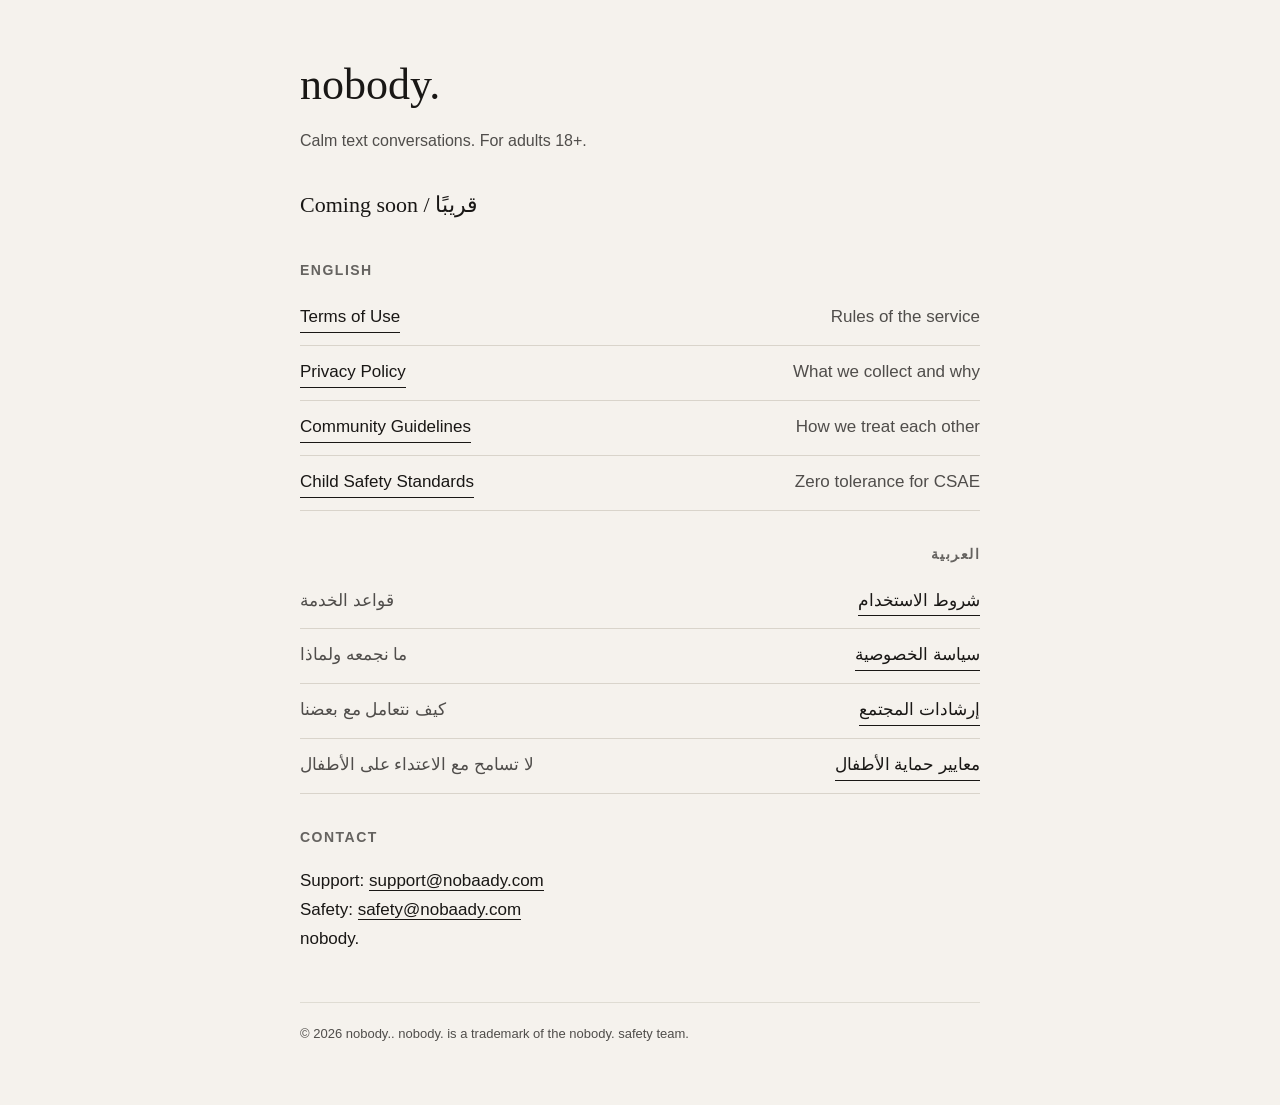
<file: legal/index.html>
<!DOCTYPE html>
<html lang="en" dir="ltr">
<head>
<meta charset="utf-8">
<meta name="viewport" content="width=device-width, initial-scale=1">
<title>nobody. — Legal &amp; Safety</title>
<style>
*{box-sizing:border-box}
body{margin:0;background:#F5F2ED;color:#191715;font-family:-apple-system,BlinkMacSystemFont,"Segoe UI",Roboto,"Helvetica Neue",Arial,"Noto Sans Arabic",Tahoma,sans-serif;line-height:1.7;font-size:17px}
.wrap{max-width:720px;margin:0 auto;padding:48px 20px 60px}
.brand{font-family:Georgia,"Times New Roman",serif;font-size:44px;margin:0;font-weight:500}
.tag{font-size:16px;opacity:.75;margin:4px 0 32px}
.soon{font-family:Georgia,"Times New Roman",serif;font-size:22px;margin:0 0 36px}
h2{font-size:14px;letter-spacing:1.5px;text-transform:uppercase;opacity:.65;margin:32px 0 8px;font-weight:600}
ul{list-style:none;padding:0;margin:0}
li{padding:12px 0;border-bottom:1px solid #d9d4cb;display:flex;justify-content:space-between;gap:12px;flex-wrap:wrap}
li span{opacity:.75}
a{color:#191715;text-decoration:none;border-bottom:1px solid #191715}
.ar{direction:rtl;text-align:right}
footer{margin-top:48px;padding-top:20px;border-top:1px solid #d9d4cb;font-size:13px;opacity:.75}
.draft{display:inline-block;border:1px solid #191715;padding:3px 10px;border-radius:999px;font-size:12px;letter-spacing:.5px;margin-bottom:24px}
</style>
</head>
<body>
<div class="wrap">
  <p class="brand">nobody.</p>
  <p class="tag">Calm text conversations. For adults 18+.</p>
  <p class="soon">Coming soon / قريبًا</p>

  <h2>English</h2>
  <ul>
    <li><a href="terms-en.html">Terms of Use</a><span>Rules of the service</span></li>
    <li><a href="privacy-en.html">Privacy Policy</a><span>What we collect and why</span></li>
    <li><a href="community-guidelines-en.html">Community Guidelines</a><span>How we treat each other</span></li>
    <li><a href="child-safety-en.html">Child Safety Standards</a><span>Zero tolerance for CSAE</span></li>
  </ul>

  <h2 class="ar">العربية</h2>
  <ul class="ar">
    <li><a href="terms-ar.html">شروط الاستخدام</a><span>قواعد الخدمة</span></li>
    <li><a href="privacy-ar.html">سياسة الخصوصية</a><span>ما نجمعه ولماذا</span></li>
    <li><a href="community-guidelines-ar.html">إرشادات المجتمع</a><span>كيف نتعامل مع بعضنا</span></li>
    <li><a href="child-safety-ar.html">معايير حماية الأطفال</a><span>لا تسامح مع الاعتداء على الأطفال</span></li>
  </ul>

  <h2>Contact</h2>
  <p>Support: <a href="mailto:support@nobaady.com">support@nobaady.com</a><br>
  Safety: <a href="mailto:safety@nobaady.com">safety@nobaady.com</a><br>
  nobody.</p>

  <footer>
    © 2026 nobody.. nobody. is a trademark of the nobody. safety team.
  </footer>
</div>
</body>
</html>
</file>
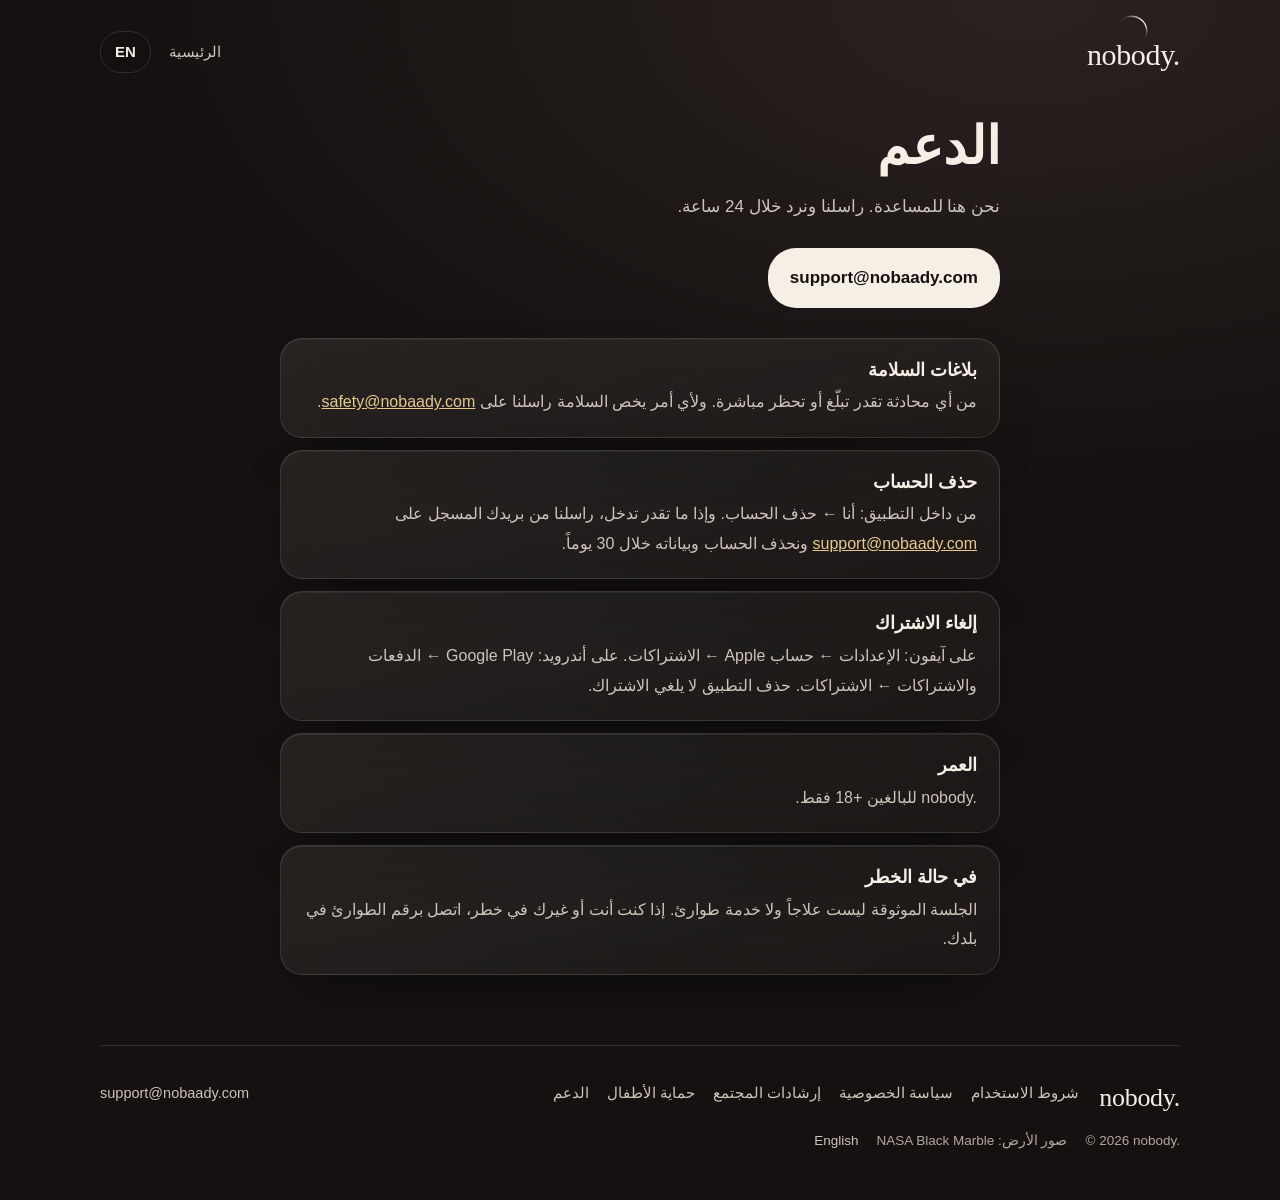
<file: support/index.html>
<!doctype html>
<html lang="ar" dir="rtl">
<head>
<meta charset="utf-8">
<meta name="viewport" content="width=device-width,initial-scale=1,viewport-fit=cover">
<title>الدعم | nobody.</title>
<meta name="description" content="الدعم والمساعدة لتطبيق nobody.: التواصل، البلاغات، حذف الحساب، وإلغاء الاشتراك.">
<meta name="theme-color" content="#141110">
<meta name="color-scheme" content="dark">
<link rel="canonical" href="https://nobaady.com/support/">
<link rel="alternate" hreflang="ar" href="https://nobaady.com/support/">
<link rel="alternate" hreflang="en" href="https://nobaady.com/support/en.html">
<link rel="icon" href="/img/icon-48.png" sizes="48x48">
<link rel="apple-touch-icon" href="/img/icon-180.png">
<link rel="stylesheet" href="/style.css">
<script>(function(d){if(!(window.matchMedia&&matchMedia('(prefers-reduced-motion: reduce)').matches))d.classList.add('motion');d.classList.add('js');setTimeout(function(){if(!window.__nobody)d.classList.remove('js')},2500)})(document.documentElement)</script>
<script src="/js/site.js" defer></script>
</head>
<body>
<a class="skip" href="#main">تخطَّ إلى المحتوى</a>
<canvas id="ambient" aria-hidden="true"></canvas>
<div class="grain" aria-hidden="true"></div>
<svg width="0" height="0" style="position:absolute" aria-hidden="true" focusable="false"><defs>
  <linearGradient id="arcg" gradientUnits="userSpaceOnUse" x1="9" y1="23" x2="93" y2="74">
    <stop offset="0" stop-color="#f5efe6" stop-opacity="0"/><stop offset=".55" stop-color="#f5efe6"/><stop offset=".8" stop-color="#f5efe6" stop-opacity=".9"/><stop offset="1" stop-color="#f5efe6" stop-opacity="0"/>
  </linearGradient></defs></svg>
<div class="wrap">
<header class="top">
  <a class="mark" href="/" aria-label="nobody. الصفحة الرئيسية">nobody.<svg class="arc" viewBox="0 0 100 100" aria-hidden="true"><path pathLength="100" stroke="url(#arcg)" d="M9.3 22.7A49 49 0 0 1 93 73.5"/></svg></a>
  <nav class="nav" aria-label="القائمة">
    <a class="opt" href="/">الرئيسية</a>
    <a class="lang" href="/support/en.html" lang="en" hreflang="en">EN</a>
  </nav>
</header>

<main id="main" class="page">
  <h1>الدعم</h1>
  <p class="lead">نحن هنا للمساعدة. راسلنا ونرد خلال 24 ساعة.</p>
  <p><a class="mailbtn" href="mailto:support@nobaady.com">support@nobaady.com</a></p>
  <div class="qa" style="margin-top:30px">
    <div class="glass"><h2>بلاغات السلامة</h2><p>من أي محادثة تقدر تبلّغ أو تحظر مباشرة. ولأي أمر يخص السلامة راسلنا على <a href="mailto:safety@nobaady.com">safety@nobaady.com</a>.</p></div>
    <div class="glass" id="delete"><h2>حذف الحساب</h2><p>من داخل التطبيق: أنا ← حذف الحساب. وإذا ما تقدر تدخل، راسلنا من بريدك المسجل على <a href="mailto:support@nobaady.com">support@nobaady.com</a> ونحذف الحساب وبياناته خلال 30 يوماً.</p></div>
    <div class="glass"><h2>إلغاء الاشتراك</h2><p>على آيفون: الإعدادات ← حساب Apple ← الاشتراكات. على أندرويد: Google Play ← الدفعات والاشتراكات ← الاشتراكات. حذف التطبيق لا يلغي الاشتراك.</p></div>
    <div class="glass"><h2>العمر</h2><p><bdi>nobody.</bdi> للبالغين <bdi dir="ltr">18+</bdi> فقط.</p></div>
    <div class="glass"><h2>في حالة الخطر</h2><p>الجلسة الموثوقة ليست علاجاً ولا خدمة طوارئ. إذا كنت أنت أو غيرك في خطر، اتصل برقم الطوارئ في بلدك.</p></div>
  </div>
</main>

<footer class="foot">
  <div class="cols">
    <a class="mark" href="/" aria-label="nobody. الصفحة الرئيسية">nobody.</a>
    <nav aria-label="روابط قانونية">
      <a href="/legal/terms-ar.html">شروط الاستخدام</a>
      <a href="/legal/privacy-ar.html">سياسة الخصوصية</a>
      <a href="/legal/community-guidelines-ar.html">إرشادات المجتمع</a>
      <a href="/legal/child-safety-ar.html">حماية الأطفال</a>
      <a href="/support/">الدعم</a>
    </nav>
    <a class="email" href="mailto:support@nobaady.com">support@nobaady.com</a>
  </div>
  <div class="meta">
    <span dir="ltr">© 2026 nobody.</span>
    <span>صور الأرض: NASA Black Marble</span>
    <a href="/support/en.html" lang="en" hreflang="en">English</a>
  </div>
</footer>
</div>
</body>
</html>
</file>
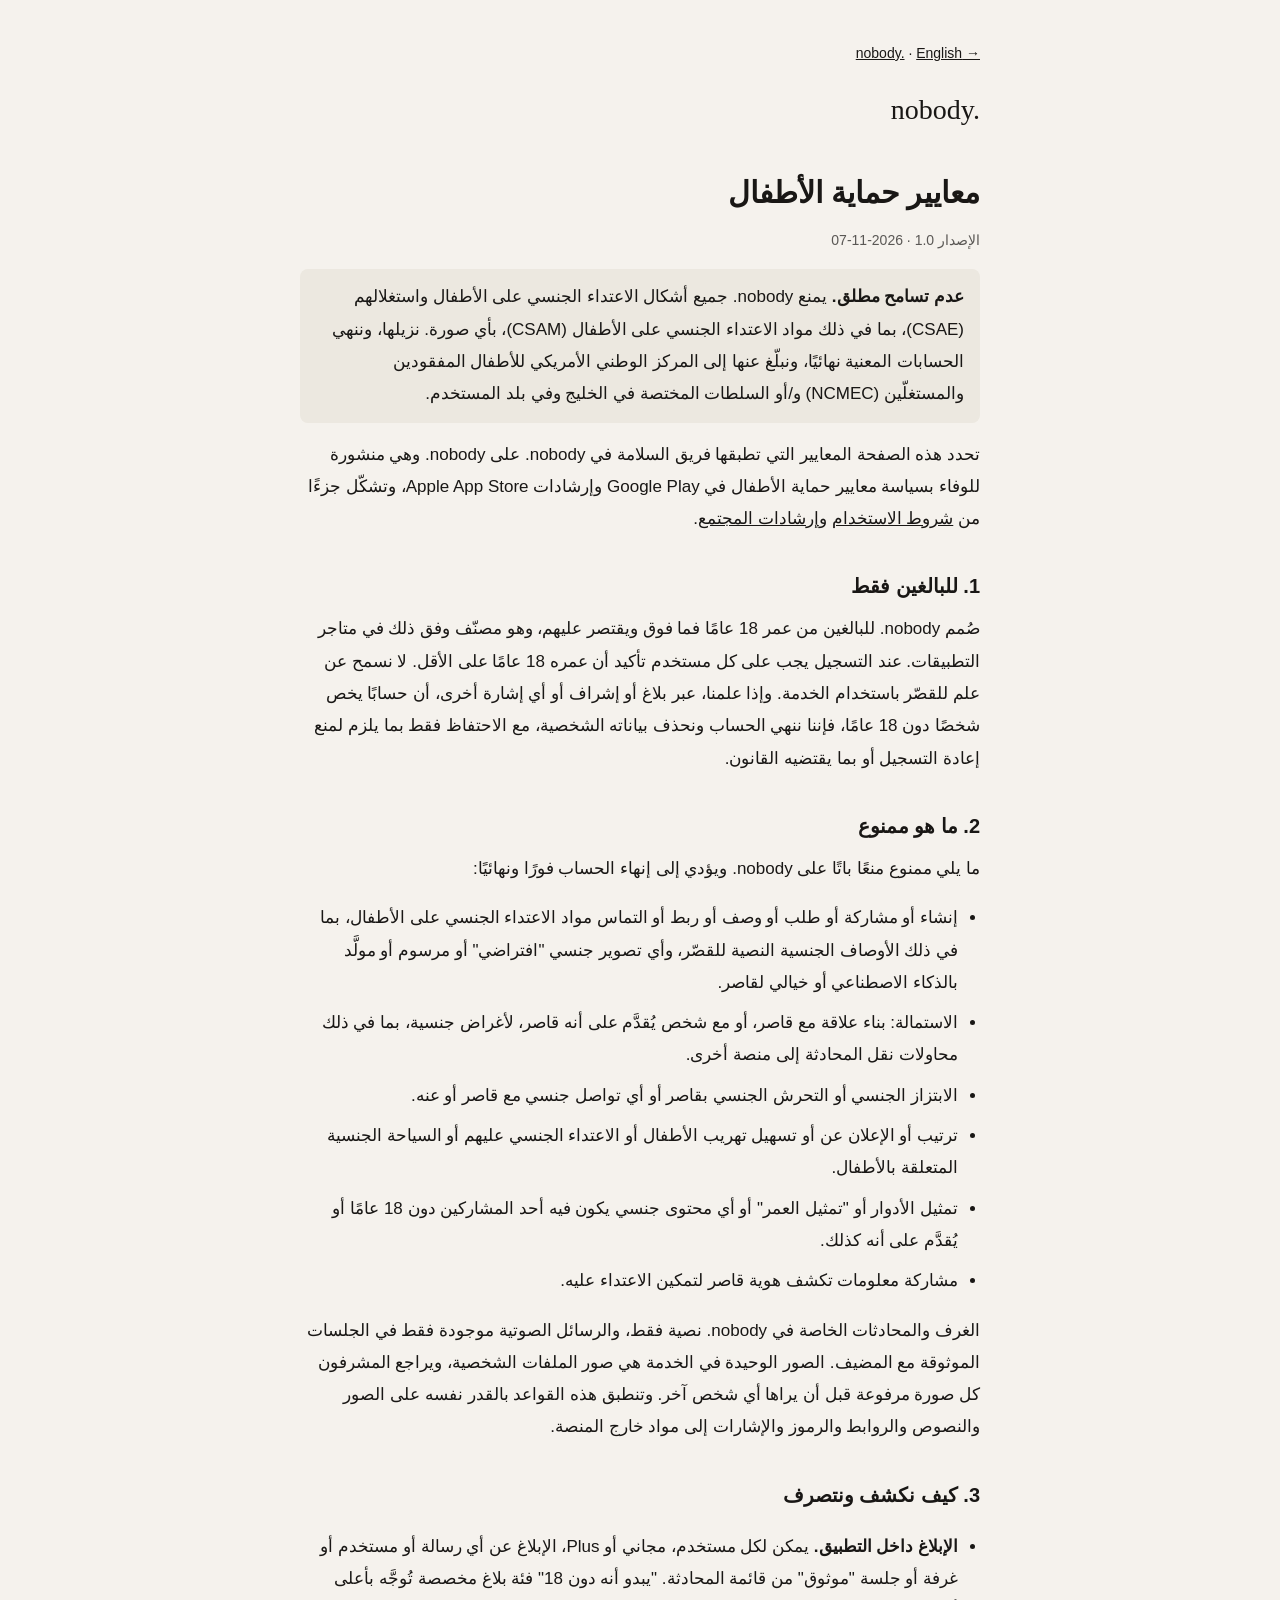
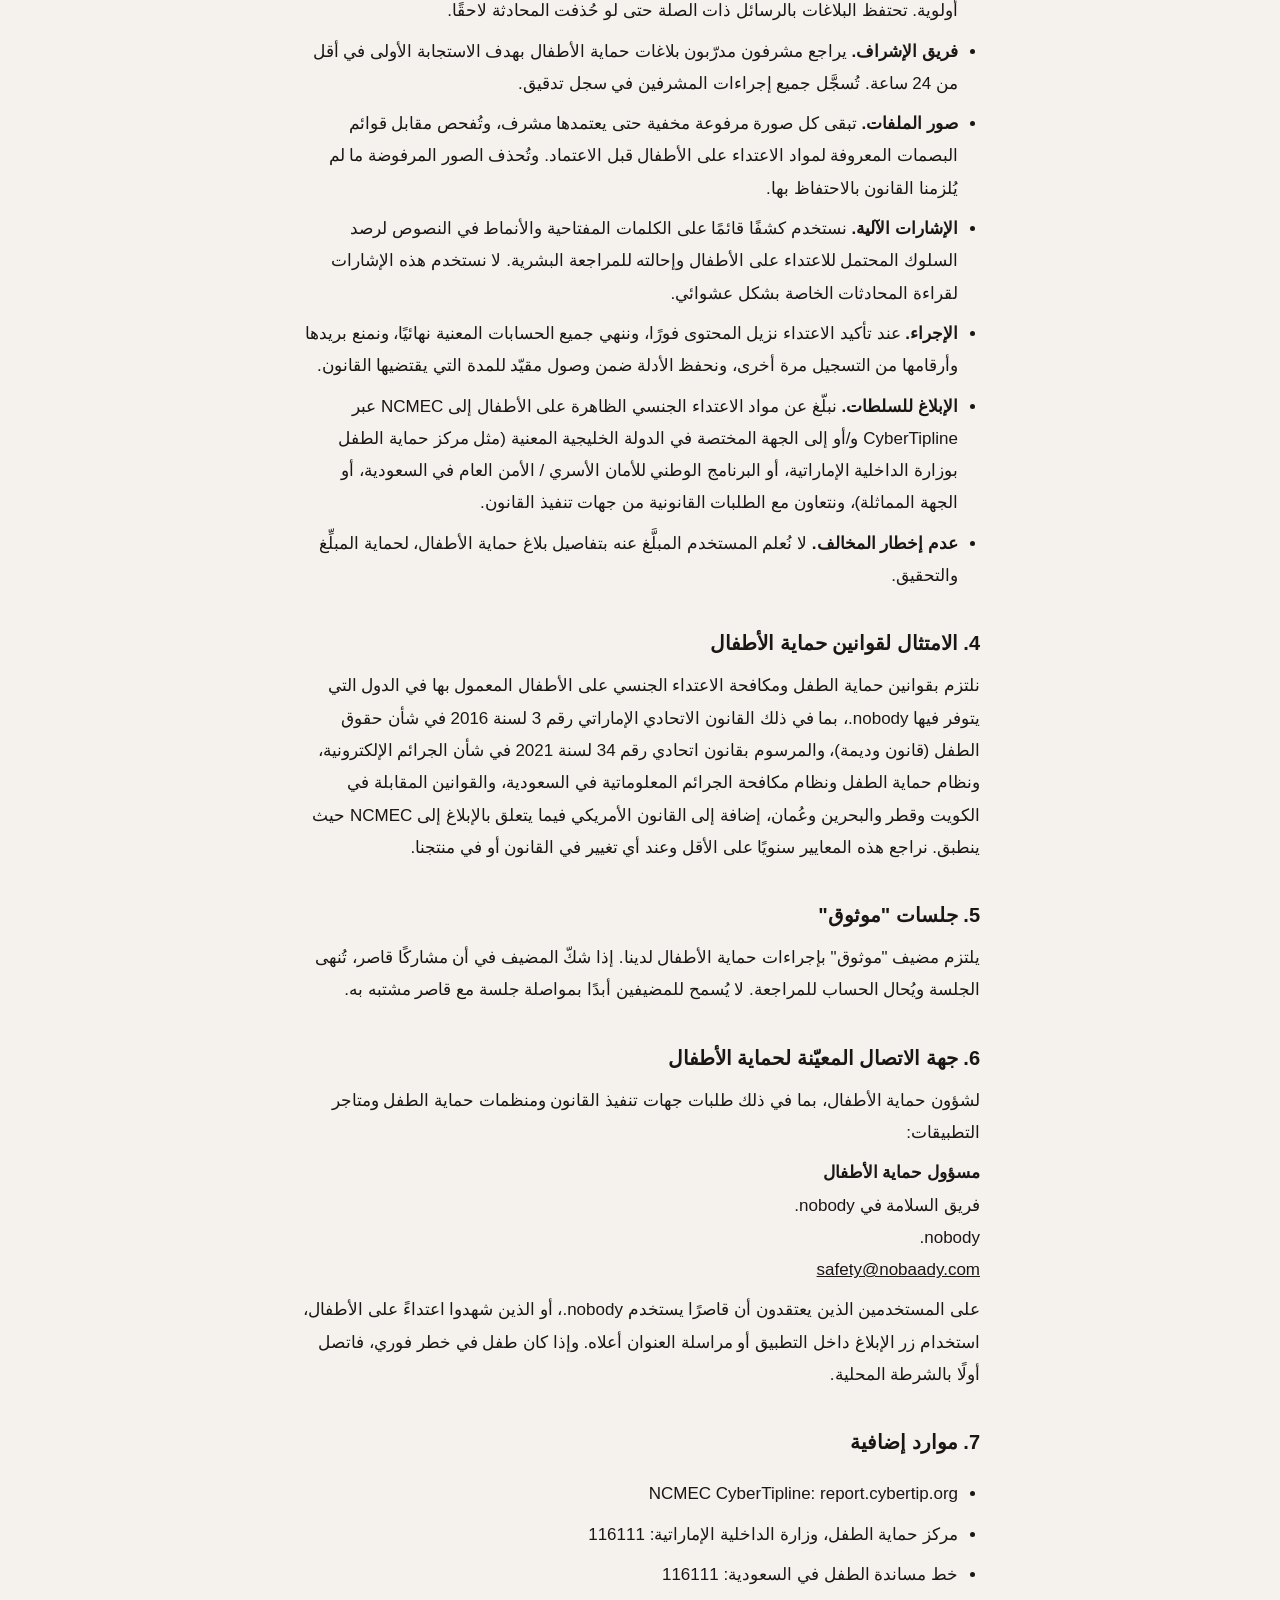
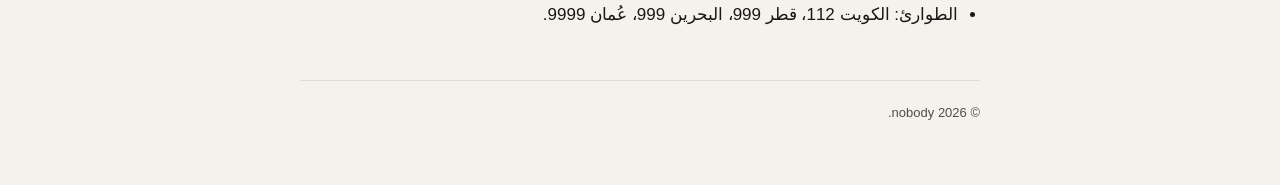
<file: legal/child-safety-ar.html>
<!DOCTYPE html>
<html lang="ar" dir="rtl">
<head>
<meta charset="utf-8">
<meta name="viewport" content="width=device-width, initial-scale=1">
<title>nobody. — معايير حماية الأطفال</title>
<style>
*{box-sizing:border-box}
body{margin:0;background:#F5F2ED;color:#191715;font-family:-apple-system,BlinkMacSystemFont,"Segoe UI","Noto Sans Arabic","Noto Naskh Arabic",Tahoma,Arial,sans-serif;line-height:1.9;font-size:17px}
.wrap{max-width:720px;margin:0 auto;padding:40px 20px 60px}
.brand{font-family:Georgia,"Times New Roman",serif;font-size:28px;margin:0 0 4px;font-weight:500;direction:ltr;text-align:right}
.brand a{color:inherit;text-decoration:none}
h1{font-family:Georgia,"Times New Roman","Noto Naskh Arabic",serif;font-size:30px;margin:28px 0 6px;font-weight:600}
h2{font-size:20px;margin:32px 0 8px;font-weight:600}
.meta{font-size:14px;opacity:.7;margin:0}
.draft{display:inline-block;border:1px solid #191715;padding:3px 10px;border-radius:999px;font-size:12px;letter-spacing:.5px;margin-top:10px}
p,li{margin:8px 0}
ul,ol{padding-inline-start:22px}
.note{background:#ece8e0;padding:12px 16px;border-radius:8px;margin:16px 0}
footer{margin-top:48px;padding-top:20px;border-top:1px solid #d9d4cb;font-size:13px;opacity:.75}
.lang{font-size:14px;margin:0 0 16px}
a{color:#191715}
</style>
</head>
<body>
<div class="wrap">
  <p class="lang"><a href="index.html">→ nobody.</a> · <a href="child-safety-en.html">English</a></p>
  <p class="brand"><a href="index.html">nobody.</a></p>
  <h1>معايير حماية الأطفال</h1>
  <p class="meta">الإصدار 1.0 · 2026-11-07</p>

  <div class="note"><strong>عدم تسامح مطلق.</strong> يمنع nobody. جميع أشكال الاعتداء الجنسي على الأطفال واستغلالهم (CSAE)، بما في ذلك مواد الاعتداء الجنسي على الأطفال (CSAM)، بأي صورة. نزيلها، وننهي الحسابات المعنية نهائيًا، ونبلّغ عنها إلى المركز الوطني الأمريكي للأطفال المفقودين والمستغلّين (NCMEC) و/أو السلطات المختصة في الخليج وفي بلد المستخدم.</div>

  <p>تحدد هذه الصفحة المعايير التي تطبقها فريق السلامة في nobody. على nobody. وهي منشورة للوفاء بسياسة معايير حماية الأطفال في Google Play وإرشادات Apple App Store، وتشكّل جزءًا من <a href="terms-ar.html">شروط الاستخدام</a> و<a href="community-guidelines-ar.html">إرشادات المجتمع</a>.</p>

  <h2>1. للبالغين فقط</h2>
  <p>صُمم nobody. للبالغين من عمر 18 عامًا فما فوق ويقتصر عليهم، وهو مصنّف وفق ذلك في متاجر التطبيقات. عند التسجيل يجب على كل مستخدم تأكيد أن عمره 18 عامًا على الأقل. لا نسمح عن علم للقصّر باستخدام الخدمة. وإذا علمنا، عبر بلاغ أو إشراف أو أي إشارة أخرى، أن حسابًا يخص شخصًا دون 18 عامًا، فإننا ننهي الحساب ونحذف بياناته الشخصية، مع الاحتفاظ فقط بما يلزم لمنع إعادة التسجيل أو بما يقتضيه القانون.</p>

  <h2>2. ما هو ممنوع</h2>
  <p>ما يلي ممنوع منعًا باتًا على nobody. ويؤدي إلى إنهاء الحساب فورًا ونهائيًا:</p>
  <ul>
    <li>إنشاء أو مشاركة أو طلب أو وصف أو ربط أو التماس مواد الاعتداء الجنسي على الأطفال، بما في ذلك الأوصاف الجنسية النصية للقصّر، وأي تصوير جنسي "افتراضي" أو مرسوم أو مولَّد بالذكاء الاصطناعي أو خيالي لقاصر.</li>
    <li>الاستمالة: بناء علاقة مع قاصر، أو مع شخص يُقدَّم على أنه قاصر، لأغراض جنسية، بما في ذلك محاولات نقل المحادثة إلى منصة أخرى.</li>
    <li>الابتزاز الجنسي أو التحرش الجنسي بقاصر أو أي تواصل جنسي مع قاصر أو عنه.</li>
    <li>ترتيب أو الإعلان عن أو تسهيل تهريب الأطفال أو الاعتداء الجنسي عليهم أو السياحة الجنسية المتعلقة بالأطفال.</li>
    <li>تمثيل الأدوار أو "تمثيل العمر" أو أي محتوى جنسي يكون فيه أحد المشاركين دون 18 عامًا أو يُقدَّم على أنه كذلك.</li>
    <li>مشاركة معلومات تكشف هوية قاصر لتمكين الاعتداء عليه.</li>
  </ul>
  <p>الغرف والمحادثات الخاصة في nobody. نصية فقط، والرسائل الصوتية موجودة فقط في الجلسات الموثوقة مع المضيف. الصور الوحيدة في الخدمة هي صور الملفات الشخصية، ويراجع المشرفون كل صورة مرفوعة قبل أن يراها أي شخص آخر. وتنطبق هذه القواعد بالقدر نفسه على الصور والنصوص والروابط والرموز والإشارات إلى مواد خارج المنصة.</p>

  <h2>3. كيف نكشف ونتصرف</h2>
  <ul>
    <li><strong>الإبلاغ داخل التطبيق.</strong> يمكن لكل مستخدم، مجاني أو Plus، الإبلاغ عن أي رسالة أو مستخدم أو غرفة أو جلسة "موثوق" من قائمة المحادثة. "يبدو أنه دون 18" فئة بلاغ مخصصة تُوجَّه بأعلى أولوية. تحتفظ البلاغات بالرسائل ذات الصلة حتى لو حُذفت المحادثة لاحقًا.</li>
    <li><strong>فريق الإشراف.</strong> يراجع مشرفون مدرّبون بلاغات حماية الأطفال بهدف الاستجابة الأولى في أقل من 24 ساعة. تُسجَّل جميع إجراءات المشرفين في سجل تدقيق.</li>
    <li><strong>صور الملفات.</strong> تبقى كل صورة مرفوعة مخفية حتى يعتمدها مشرف، وتُفحص مقابل قوائم البصمات المعروفة لمواد الاعتداء على الأطفال قبل الاعتماد. وتُحذف الصور المرفوضة ما لم يُلزمنا القانون بالاحتفاظ بها.</li>
    <li><strong>الإشارات الآلية.</strong> نستخدم كشفًا قائمًا على الكلمات المفتاحية والأنماط في النصوص لرصد السلوك المحتمل للاعتداء على الأطفال وإحالته للمراجعة البشرية. لا نستخدم هذه الإشارات لقراءة المحادثات الخاصة بشكل عشوائي.</li>
    <li><strong>الإجراء.</strong> عند تأكيد الاعتداء نزيل المحتوى فورًا، وننهي جميع الحسابات المعنية نهائيًا، ونمنع بريدها وأرقامها من التسجيل مرة أخرى، ونحفظ الأدلة ضمن وصول مقيّد للمدة التي يقتضيها القانون.</li>
    <li><strong>الإبلاغ للسلطات.</strong> نبلّغ عن مواد الاعتداء الجنسي الظاهرة على الأطفال إلى NCMEC عبر CyberTipline و/أو إلى الجهة المختصة في الدولة الخليجية المعنية (مثل مركز حماية الطفل بوزارة الداخلية الإماراتية، أو البرنامج الوطني للأمان الأسري / الأمن العام في السعودية، أو الجهة المماثلة)، ونتعاون مع الطلبات القانونية من جهات تنفيذ القانون.</li>
    <li><strong>عدم إخطار المخالف.</strong> لا نُعلم المستخدم المبلَّغ عنه بتفاصيل بلاغ حماية الأطفال، لحماية المبلِّغ والتحقيق.</li>
  </ul>

  <h2>4. الامتثال لقوانين حماية الأطفال</h2>
  <p>نلتزم بقوانين حماية الطفل ومكافحة الاعتداء الجنسي على الأطفال المعمول بها في الدول التي يتوفر فيها nobody.، بما في ذلك القانون الاتحادي الإماراتي رقم 3 لسنة 2016 في شأن حقوق الطفل (قانون وديمة)، والمرسوم بقانون اتحادي رقم 34 لسنة 2021 في شأن الجرائم الإلكترونية، ونظام حماية الطفل ونظام مكافحة الجرائم المعلوماتية في السعودية، والقوانين المقابلة في الكويت وقطر والبحرين وعُمان، إضافة إلى القانون الأمريكي فيما يتعلق بالإبلاغ إلى NCMEC حيث ينطبق. نراجع هذه المعايير سنويًا على الأقل وعند أي تغيير في القانون أو في منتجنا.</p>

  <h2>5. جلسات "موثوق"</h2>
  <p>يلتزم مضيف "موثوق" بإجراءات حماية الأطفال لدينا. إذا شكّ المضيف في أن مشاركًا قاصر، تُنهى الجلسة ويُحال الحساب للمراجعة. لا يُسمح للمضيفين أبدًا بمواصلة جلسة مع قاصر مشتبه به.</p>

  <h2>6. جهة الاتصال المعيّنة لحماية الأطفال</h2>
  <p>لشؤون حماية الأطفال، بما في ذلك طلبات جهات تنفيذ القانون ومنظمات حماية الطفل ومتاجر التطبيقات:</p>
  <p><strong>مسؤول حماية الأطفال</strong><br>
  فريق السلامة في nobody.<br>
  nobody.<br>
  <a href="mailto:safety@nobaady.com">safety@nobaady.com</a></p>
  <p>على المستخدمين الذين يعتقدون أن قاصرًا يستخدم nobody.، أو الذين شهدوا اعتداءً على الأطفال، استخدام زر الإبلاغ داخل التطبيق أو مراسلة العنوان أعلاه. وإذا كان طفل في خطر فوري، فاتصل أولًا بالشرطة المحلية.</p>

  <h2>7. موارد إضافية</h2>
  <ul>
    <li>NCMEC CyberTipline: report.cybertip.org</li>
    <li>مركز حماية الطفل، وزارة الداخلية الإماراتية: 116111</li>
    <li>خط مساندة الطفل في السعودية: 116111</li>
    <li>الطوارئ: الكويت 112، قطر 999، البحرين 999، عُمان 9999.</li>
  </ul>

  <footer>© 2026 nobody.</footer>
</div>
</body>
</html>
</file>
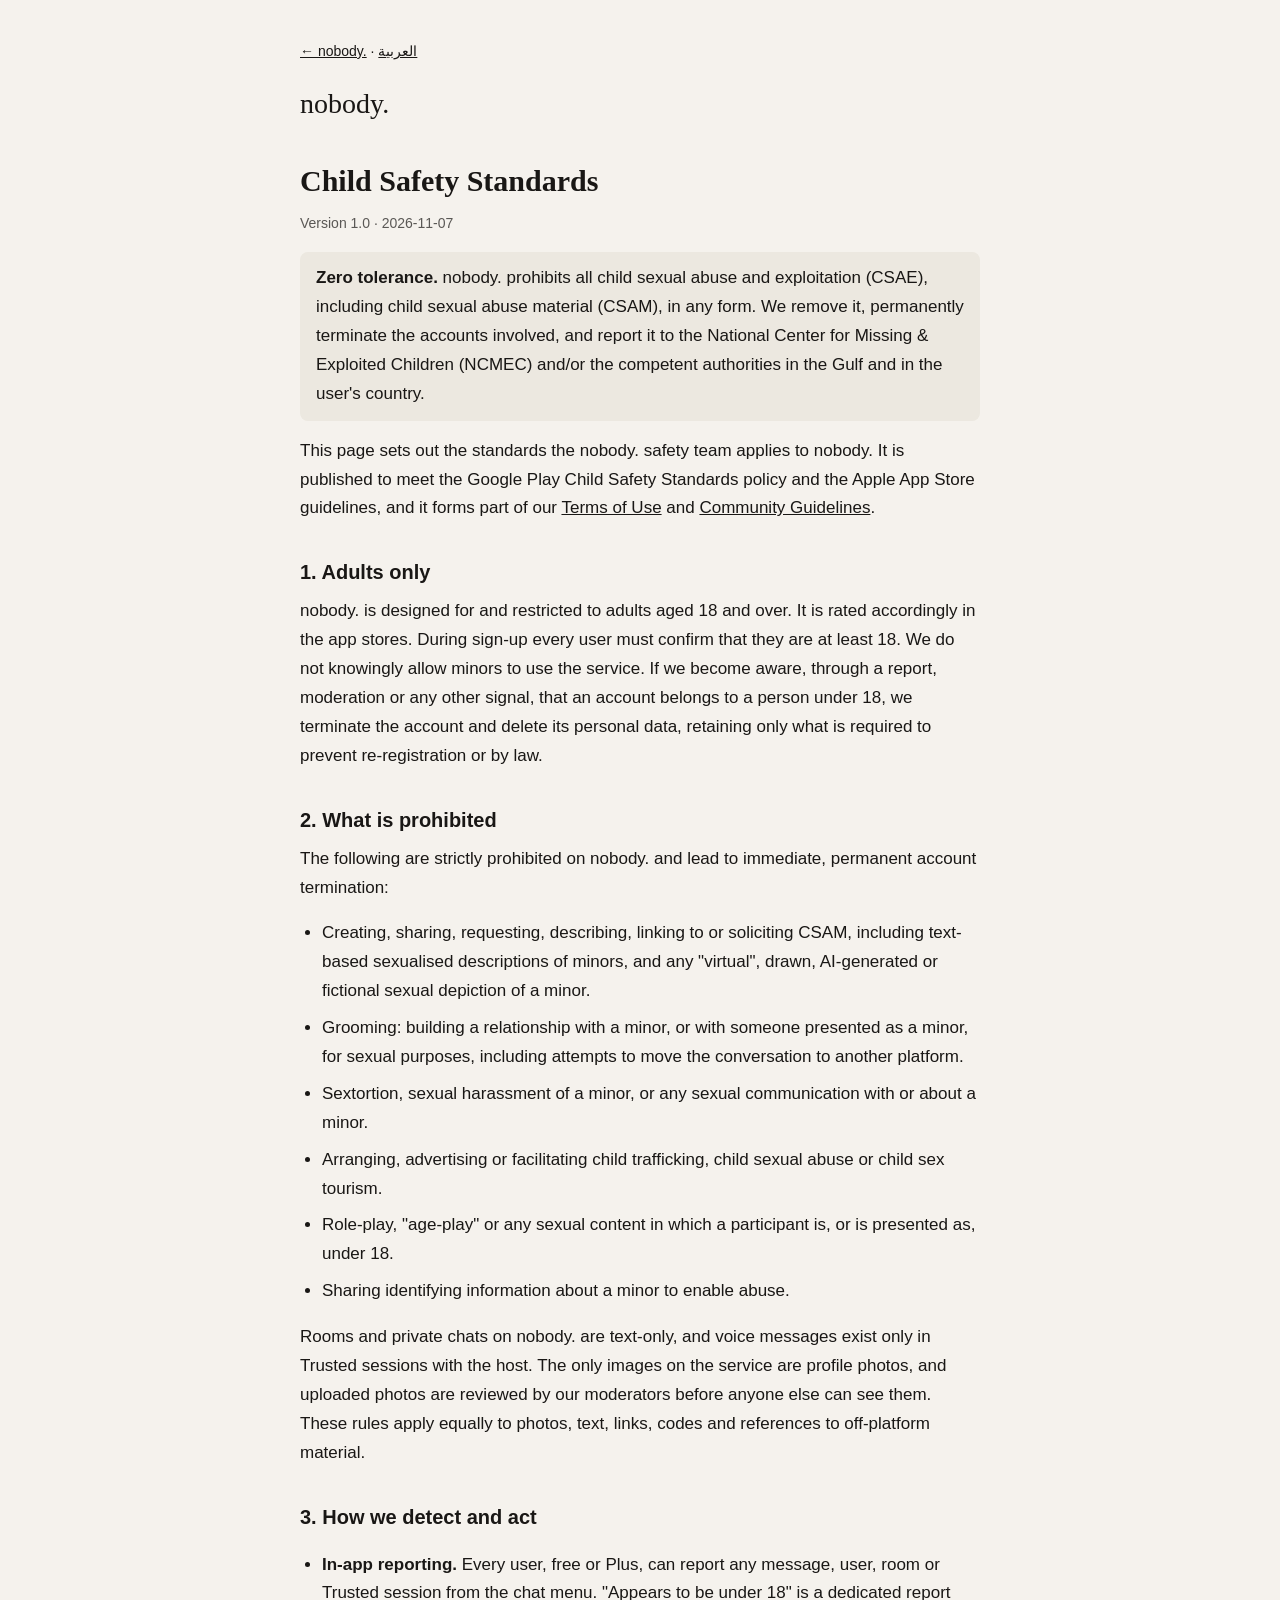
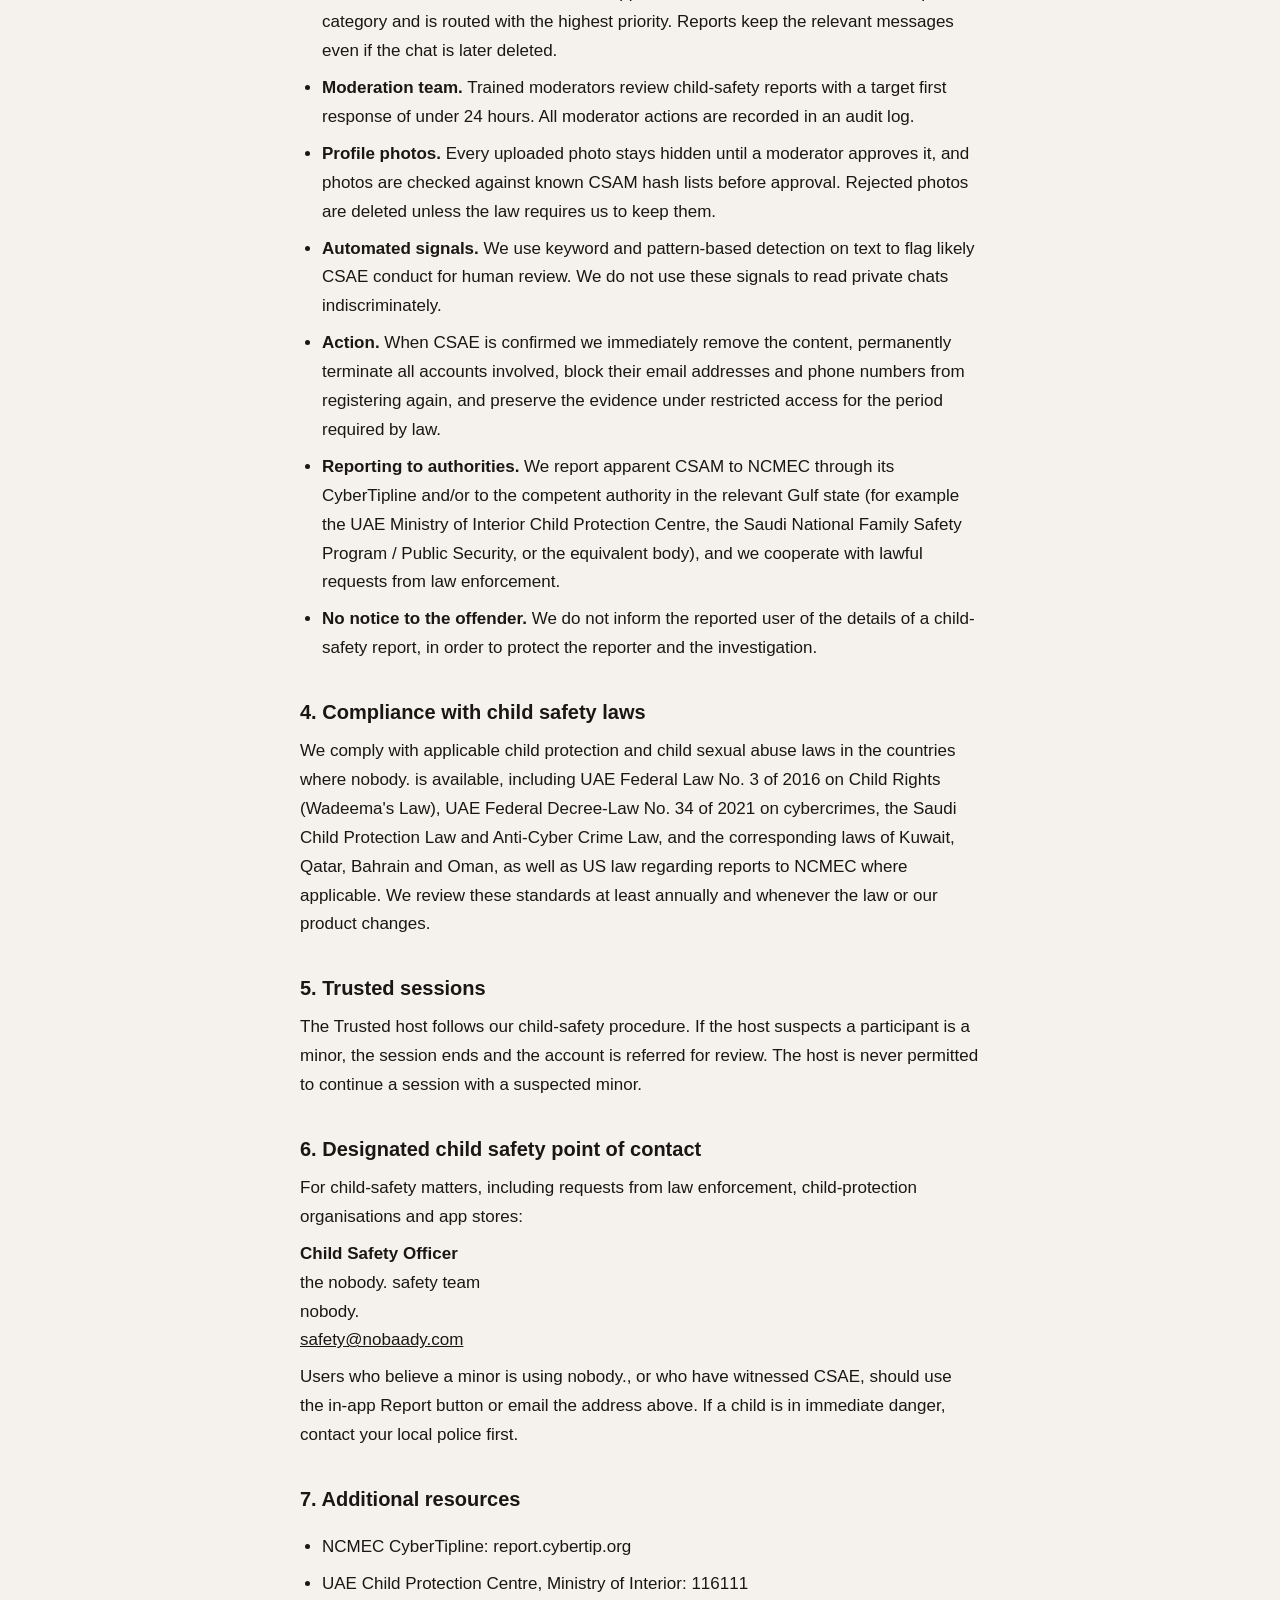
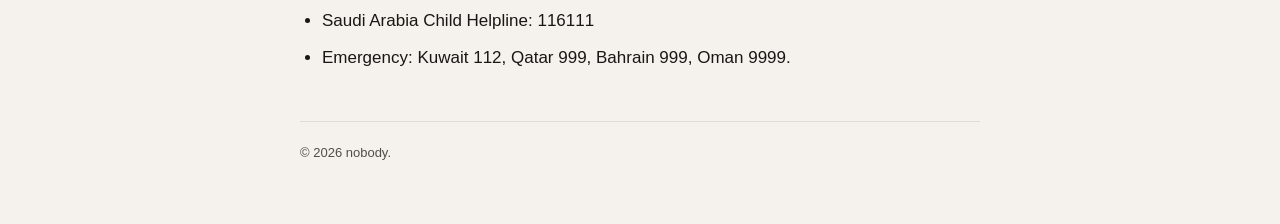
<file: legal/child-safety-en.html>
<!DOCTYPE html>
<html lang="en" dir="ltr">
<head>
<meta charset="utf-8">
<meta name="viewport" content="width=device-width, initial-scale=1">
<title>nobody. — Child Safety Standards</title>
<style>
*{box-sizing:border-box}
body{margin:0;background:#F5F2ED;color:#191715;font-family:-apple-system,BlinkMacSystemFont,"Segoe UI",Roboto,"Helvetica Neue",Arial,sans-serif;line-height:1.7;font-size:17px}
.wrap{max-width:720px;margin:0 auto;padding:40px 20px 60px}
.brand{font-family:Georgia,"Times New Roman",serif;font-size:28px;margin:0 0 4px;font-weight:500}
.brand a{color:inherit;text-decoration:none}
h1{font-family:Georgia,"Times New Roman",serif;font-size:30px;margin:28px 0 6px;font-weight:600}
h2{font-size:20px;margin:32px 0 8px;font-weight:600}
.meta{font-size:14px;opacity:.7;margin:0}
.draft{display:inline-block;border:1px solid #191715;padding:3px 10px;border-radius:999px;font-size:12px;letter-spacing:.5px;margin-top:10px}
p,li{margin:8px 0}
ul,ol{padding-inline-start:22px}
.note{background:#ece8e0;padding:12px 16px;border-radius:8px;margin:16px 0}
footer{margin-top:48px;padding-top:20px;border-top:1px solid #d9d4cb;font-size:13px;opacity:.75}
.lang{font-size:14px;margin:0 0 16px}
a{color:#191715}
</style>
</head>
<body>
<div class="wrap">
  <p class="lang"><a href="index.html">← nobody.</a> · <a href="child-safety-ar.html">العربية</a></p>
  <p class="brand"><a href="index.html">nobody.</a></p>
  <h1>Child Safety Standards</h1>
  <p class="meta">Version 1.0 · 2026-11-07</p>

  <div class="note"><strong>Zero tolerance.</strong> nobody. prohibits all child sexual abuse and exploitation (CSAE), including child sexual abuse material (CSAM), in any form. We remove it, permanently terminate the accounts involved, and report it to the National Center for Missing &amp; Exploited Children (NCMEC) and/or the competent authorities in the Gulf and in the user's country.</div>

  <p>This page sets out the standards the nobody. safety team applies to nobody. It is published to meet the Google Play Child Safety Standards policy and the Apple App Store guidelines, and it forms part of our <a href="terms-en.html">Terms of Use</a> and <a href="community-guidelines-en.html">Community Guidelines</a>.</p>

  <h2>1. Adults only</h2>
  <p>nobody. is designed for and restricted to adults aged 18 and over. It is rated accordingly in the app stores. During sign-up every user must confirm that they are at least 18. We do not knowingly allow minors to use the service. If we become aware, through a report, moderation or any other signal, that an account belongs to a person under 18, we terminate the account and delete its personal data, retaining only what is required to prevent re-registration or by law.</p>

  <h2>2. What is prohibited</h2>
  <p>The following are strictly prohibited on nobody. and lead to immediate, permanent account termination:</p>
  <ul>
    <li>Creating, sharing, requesting, describing, linking to or soliciting CSAM, including text-based sexualised descriptions of minors, and any "virtual", drawn, AI-generated or fictional sexual depiction of a minor.</li>
    <li>Grooming: building a relationship with a minor, or with someone presented as a minor, for sexual purposes, including attempts to move the conversation to another platform.</li>
    <li>Sextortion, sexual harassment of a minor, or any sexual communication with or about a minor.</li>
    <li>Arranging, advertising or facilitating child trafficking, child sexual abuse or child sex tourism.</li>
    <li>Role-play, "age-play" or any sexual content in which a participant is, or is presented as, under 18.</li>
    <li>Sharing identifying information about a minor to enable abuse.</li>
  </ul>
  <p>Rooms and private chats on nobody. are text-only, and voice messages exist only in Trusted sessions with the host. The only images on the service are profile photos, and uploaded photos are reviewed by our moderators before anyone else can see them. These rules apply equally to photos, text, links, codes and references to off-platform material.</p>

  <h2>3. How we detect and act</h2>
  <ul>
    <li><strong>In-app reporting.</strong> Every user, free or Plus, can report any message, user, room or Trusted session from the chat menu. "Appears to be under 18" is a dedicated report category and is routed with the highest priority. Reports keep the relevant messages even if the chat is later deleted.</li>
    <li><strong>Moderation team.</strong> Trained moderators review child-safety reports with a target first response of under 24 hours. All moderator actions are recorded in an audit log.</li>
    <li><strong>Profile photos.</strong> Every uploaded photo stays hidden until a moderator approves it, and photos are checked against known CSAM hash lists before approval. Rejected photos are deleted unless the law requires us to keep them.</li>
    <li><strong>Automated signals.</strong> We use keyword and pattern-based detection on text to flag likely CSAE conduct for human review. We do not use these signals to read private chats indiscriminately.</li>
    <li><strong>Action.</strong> When CSAE is confirmed we immediately remove the content, permanently terminate all accounts involved, block their email addresses and phone numbers from registering again, and preserve the evidence under restricted access for the period required by law.</li>
    <li><strong>Reporting to authorities.</strong> We report apparent CSAM to NCMEC through its CyberTipline and/or to the competent authority in the relevant Gulf state (for example the UAE Ministry of Interior Child Protection Centre, the Saudi National Family Safety Program / Public Security, or the equivalent body), and we cooperate with lawful requests from law enforcement.</li>
    <li><strong>No notice to the offender.</strong> We do not inform the reported user of the details of a child-safety report, in order to protect the reporter and the investigation.</li>
  </ul>

  <h2>4. Compliance with child safety laws</h2>
  <p>We comply with applicable child protection and child sexual abuse laws in the countries where nobody. is available, including UAE Federal Law No. 3 of 2016 on Child Rights (Wadeema's Law), UAE Federal Decree-Law No. 34 of 2021 on cybercrimes, the Saudi Child Protection Law and Anti-Cyber Crime Law, and the corresponding laws of Kuwait, Qatar, Bahrain and Oman, as well as US law regarding reports to NCMEC where applicable. We review these standards at least annually and whenever the law or our product changes.</p>

  <h2>5. Trusted sessions</h2>
  <p>The Trusted host follows our child-safety procedure. If the host suspects a participant is a minor, the session ends and the account is referred for review. The host is never permitted to continue a session with a suspected minor.</p>

  <h2>6. Designated child safety point of contact</h2>
  <p>For child-safety matters, including requests from law enforcement, child-protection organisations and app stores:</p>
  <p><strong>Child Safety Officer</strong><br>
  the nobody. safety team<br>
  nobody.<br>
  <a href="mailto:safety@nobaady.com">safety@nobaady.com</a></p>
  <p>Users who believe a minor is using nobody., or who have witnessed CSAE, should use the in-app Report button or email the address above. If a child is in immediate danger, contact your local police first.</p>

  <h2>7. Additional resources</h2>
  <ul>
    <li>NCMEC CyberTipline: report.cybertip.org</li>
    <li>UAE Child Protection Centre, Ministry of Interior: 116111</li>
    <li>Saudi Arabia Child Helpline: 116111</li>
    <li>Emergency: Kuwait 112, Qatar 999, Bahrain 999, Oman 9999.</li>
  </ul>

  <footer>© 2026 nobody.</footer>
</div>
</body>
</html>
</file>
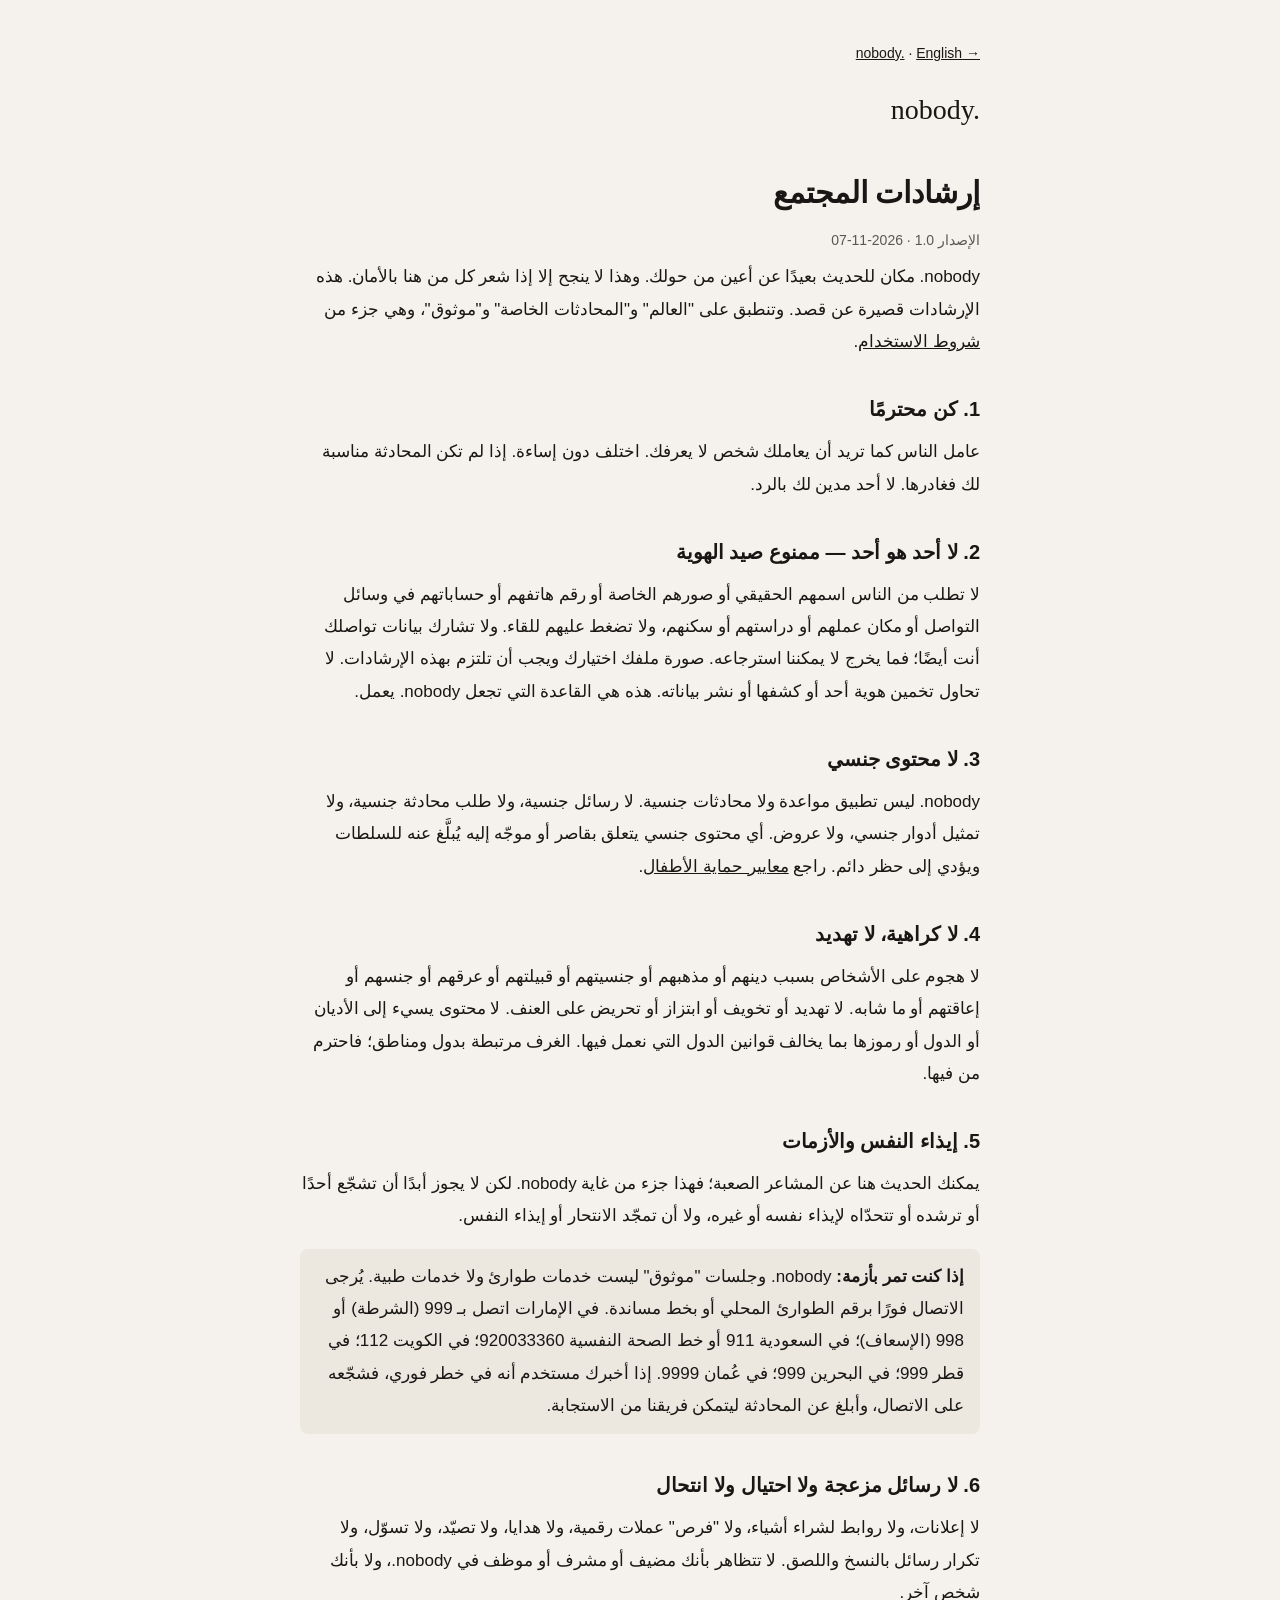
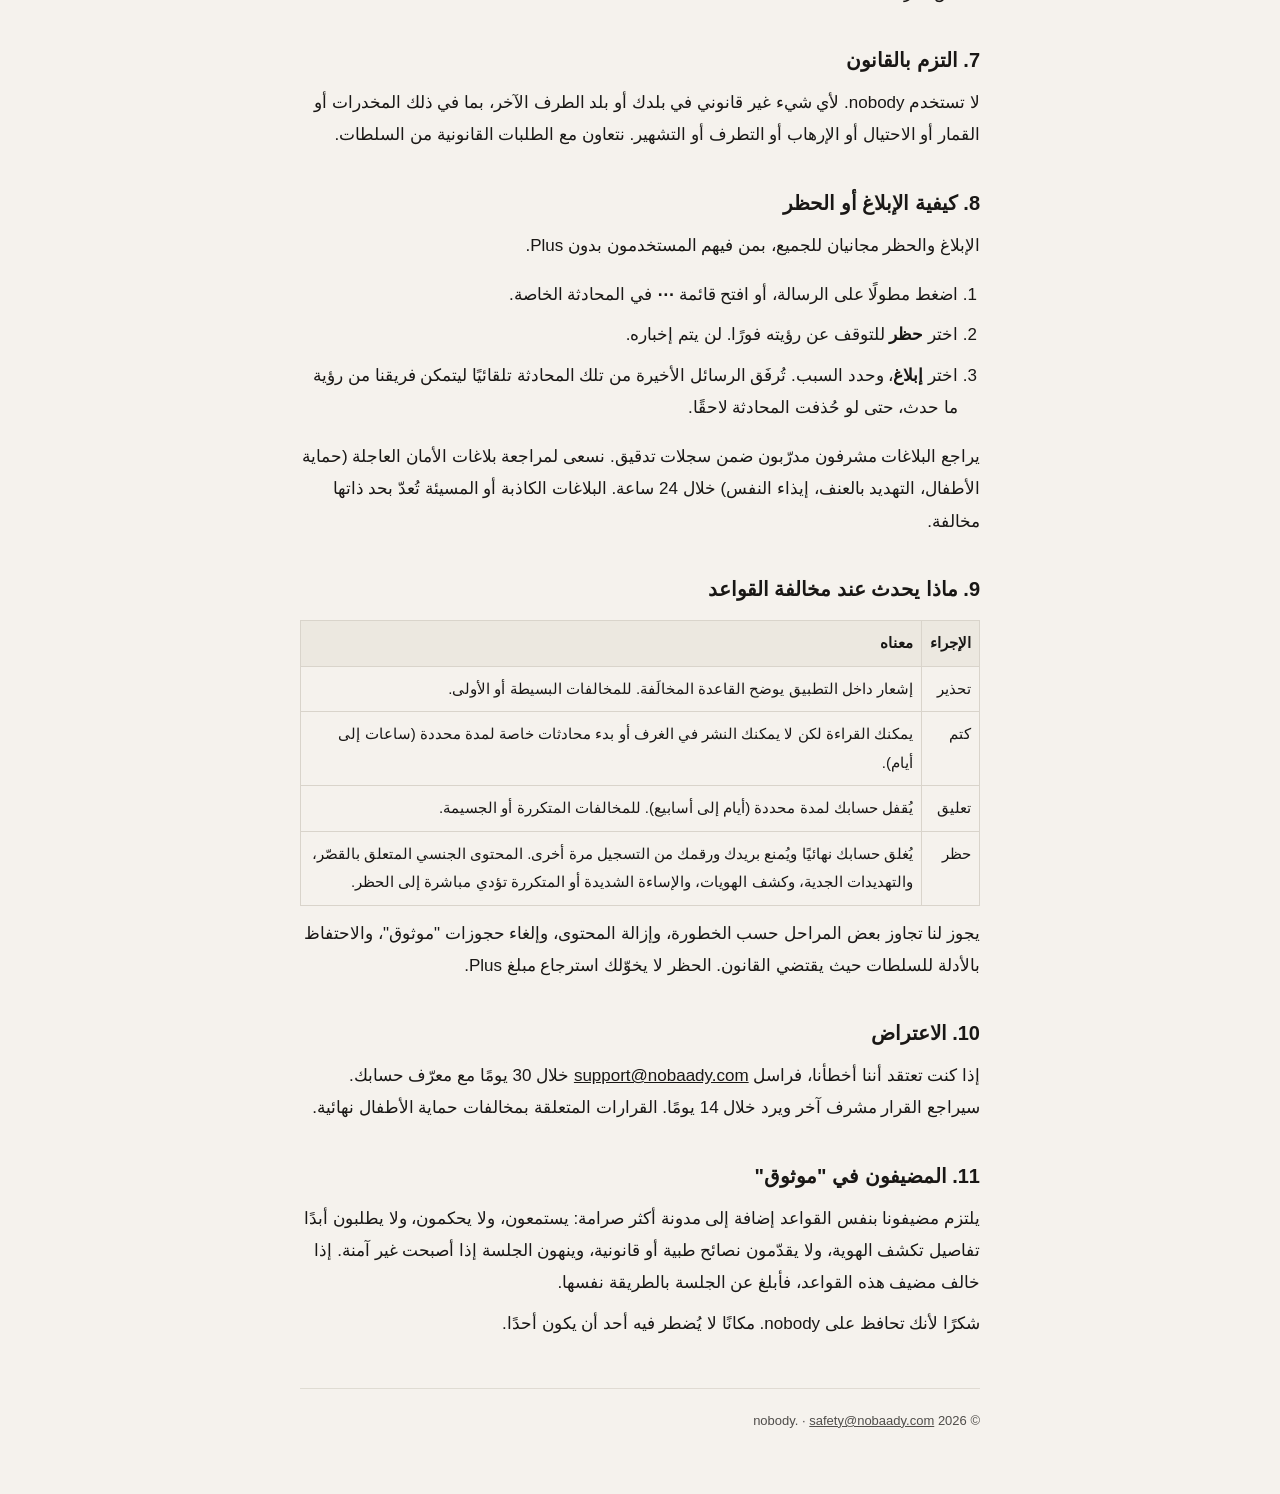
<file: legal/community-guidelines-ar.html>
<!DOCTYPE html>
<html lang="ar" dir="rtl">
<head>
<meta charset="utf-8">
<meta name="viewport" content="width=device-width, initial-scale=1">
<title>nobody. — إرشادات المجتمع</title>
<style>
*{box-sizing:border-box}
body{margin:0;background:#F5F2ED;color:#191715;font-family:-apple-system,BlinkMacSystemFont,"Segoe UI","Noto Sans Arabic","Noto Naskh Arabic",Tahoma,Arial,sans-serif;line-height:1.9;font-size:17px}
.wrap{max-width:720px;margin:0 auto;padding:40px 20px 60px}
.brand{font-family:Georgia,"Times New Roman",serif;font-size:28px;margin:0 0 4px;font-weight:500;direction:ltr;text-align:right}
.brand a{color:inherit;text-decoration:none}
h1{font-family:Georgia,"Times New Roman","Noto Naskh Arabic",serif;font-size:30px;margin:28px 0 6px;font-weight:600}
h2{font-size:20px;margin:32px 0 8px;font-weight:600}
.meta{font-size:14px;opacity:.7;margin:0}
.draft{display:inline-block;border:1px solid #191715;padding:3px 10px;border-radius:999px;font-size:12px;letter-spacing:.5px;margin-top:10px}
p,li{margin:8px 0}
ul,ol{padding-inline-start:22px}
.note{background:#ece8e0;padding:12px 16px;border-radius:8px;margin:16px 0}
table{width:100%;border-collapse:collapse;font-size:15px;margin:12px 0}
th,td{border:1px solid #d9d4cb;padding:8px;text-align:start;vertical-align:top}
th{background:#ece8e0}
footer{margin-top:48px;padding-top:20px;border-top:1px solid #d9d4cb;font-size:13px;opacity:.75}
.lang{font-size:14px;margin:0 0 16px}
a{color:#191715}
</style>
</head>
<body>
<div class="wrap">
  <p class="lang"><a href="index.html">→ nobody.</a> · <a href="community-guidelines-en.html">English</a></p>
  <p class="brand"><a href="index.html">nobody.</a></p>
  <h1>إرشادات المجتمع</h1>
  <p class="meta">الإصدار 1.0 · 2026-11-07</p>

  <p>nobody. مكان للحديث بعيدًا عن أعين من حولك. وهذا لا ينجح إلا إذا شعر كل من هنا بالأمان. هذه الإرشادات قصيرة عن قصد. وتنطبق على "العالم" و"المحادثات الخاصة" و"موثوق"، وهي جزء من <a href="terms-ar.html">شروط الاستخدام</a>.</p>

  <h2>1. كن محترمًا</h2>
  <p>عامل الناس كما تريد أن يعاملك شخص لا يعرفك. اختلف دون إساءة. إذا لم تكن المحادثة مناسبة لك فغادرها. لا أحد مدين لك بالرد.</p>

  <h2>2. لا أحد هو أحد — ممنوع صيد الهوية</h2>
  <p>لا تطلب من الناس اسمهم الحقيقي أو صورهم الخاصة أو رقم هاتفهم أو حساباتهم في وسائل التواصل أو مكان عملهم أو دراستهم أو سكنهم، ولا تضغط عليهم للقاء. ولا تشارك بيانات تواصلك أنت أيضًا؛ فما يخرج لا يمكننا استرجاعه. صورة ملفك اختيارك ويجب أن تلتزم بهذه الإرشادات. لا تحاول تخمين هوية أحد أو كشفها أو نشر بياناته. هذه هي القاعدة التي تجعل nobody. يعمل.</p>

  <h2>3. لا محتوى جنسي</h2>
  <p>nobody. ليس تطبيق مواعدة ولا محادثات جنسية. لا رسائل جنسية، ولا طلب محادثة جنسية، ولا تمثيل أدوار جنسي، ولا عروض. أي محتوى جنسي يتعلق بقاصر أو موجّه إليه يُبلَّغ عنه للسلطات ويؤدي إلى حظر دائم. راجع <a href="child-safety-ar.html">معايير حماية الأطفال</a>.</p>

  <h2>4. لا كراهية، لا تهديد</h2>
  <p>لا هجوم على الأشخاص بسبب دينهم أو مذهبهم أو جنسيتهم أو قبيلتهم أو عرقهم أو جنسهم أو إعاقتهم أو ما شابه. لا تهديد أو تخويف أو ابتزاز أو تحريض على العنف. لا محتوى يسيء إلى الأديان أو الدول أو رموزها بما يخالف قوانين الدول التي نعمل فيها. الغرف مرتبطة بدول ومناطق؛ فاحترم من فيها.</p>

  <h2>5. إيذاء النفس والأزمات</h2>
  <p>يمكنك الحديث هنا عن المشاعر الصعبة؛ فهذا جزء من غاية nobody. لكن لا يجوز أبدًا أن تشجّع أحدًا أو ترشده أو تتحدّاه لإيذاء نفسه أو غيره، ولا أن تمجّد الانتحار أو إيذاء النفس.</p>
  <div class="note"><strong>إذا كنت تمر بأزمة:</strong> nobody. وجلسات "موثوق" ليست خدمات طوارئ ولا خدمات طبية. يُرجى الاتصال فورًا برقم الطوارئ المحلي أو بخط مساندة. في الإمارات اتصل بـ 999 (الشرطة) أو 998 (الإسعاف)؛ في السعودية 911 أو خط الصحة النفسية 920033360؛ في الكويت 112؛ في قطر 999؛ في البحرين 999؛ في عُمان 9999. إذا أخبرك مستخدم أنه في خطر فوري، فشجّعه على الاتصال، وأبلغ عن المحادثة ليتمكن فريقنا من الاستجابة.</div>

  <h2>6. لا رسائل مزعجة ولا احتيال ولا انتحال</h2>
  <p>لا إعلانات، ولا روابط لشراء أشياء، ولا "فرص" عملات رقمية، ولا هدايا، ولا تصيّد، ولا تسوّل، ولا تكرار رسائل بالنسخ واللصق. لا تتظاهر بأنك مضيف أو مشرف أو موظف في nobody.، ولا بأنك شخص آخر.</p>

  <h2>7. التزم بالقانون</h2>
  <p>لا تستخدم nobody. لأي شيء غير قانوني في بلدك أو بلد الطرف الآخر، بما في ذلك المخدرات أو القمار أو الاحتيال أو الإرهاب أو التطرف أو التشهير. نتعاون مع الطلبات القانونية من السلطات.</p>

  <h2>8. كيفية الإبلاغ أو الحظر</h2>
  <p>الإبلاغ والحظر مجانيان للجميع، بمن فيهم المستخدمون بدون Plus.</p>
  <ol>
    <li>اضغط مطولًا على الرسالة، أو افتح قائمة <strong>⋯</strong> في المحادثة الخاصة.</li>
    <li>اختر <strong>حظر</strong> للتوقف عن رؤيته فورًا. لن يتم إخباره.</li>
    <li>اختر <strong>إبلاغ</strong>، وحدد السبب. تُرفَق الرسائل الأخيرة من تلك المحادثة تلقائيًا ليتمكن فريقنا من رؤية ما حدث، حتى لو حُذفت المحادثة لاحقًا.</li>
  </ol>
  <p>يراجع البلاغات مشرفون مدرّبون ضمن سجلات تدقيق. نسعى لمراجعة بلاغات الأمان العاجلة (حماية الأطفال، التهديد بالعنف، إيذاء النفس) خلال 24 ساعة. البلاغات الكاذبة أو المسيئة تُعدّ بحد ذاتها مخالفة.</p>

  <h2>9. ماذا يحدث عند مخالفة القواعد</h2>
  <table>
    <tr><th>الإجراء</th><th>معناه</th></tr>
    <tr><td>تحذير</td><td>إشعار داخل التطبيق يوضح القاعدة المخالَفة. للمخالفات البسيطة أو الأولى.</td></tr>
    <tr><td>كتم</td><td>يمكنك القراءة لكن لا يمكنك النشر في الغرف أو بدء محادثات خاصة لمدة محددة (ساعات إلى أيام).</td></tr>
    <tr><td>تعليق</td><td>يُقفل حسابك لمدة محددة (أيام إلى أسابيع). للمخالفات المتكررة أو الجسيمة.</td></tr>
    <tr><td>حظر</td><td>يُغلق حسابك نهائيًا ويُمنع بريدك ورقمك من التسجيل مرة أخرى. المحتوى الجنسي المتعلق بالقصّر، والتهديدات الجدية، وكشف الهويات، والإساءة الشديدة أو المتكررة تؤدي مباشرة إلى الحظر.</td></tr>
  </table>
  <p>يجوز لنا تجاوز بعض المراحل حسب الخطورة، وإزالة المحتوى، وإلغاء حجوزات "موثوق"، والاحتفاظ بالأدلة للسلطات حيث يقتضي القانون. الحظر لا يخوّلك استرجاع مبلغ Plus.</p>

  <h2>10. الاعتراض</h2>
  <p>إذا كنت تعتقد أننا أخطأنا، فراسل <a href="mailto:support@nobaady.com">support@nobaady.com</a> خلال 30 يومًا مع معرّف حسابك. سيراجع القرار مشرف آخر ويرد خلال 14 يومًا. القرارات المتعلقة بمخالفات حماية الأطفال نهائية.</p>

  <h2>11. المضيفون في "موثوق"</h2>
  <p>يلتزم مضيفونا بنفس القواعد إضافة إلى مدونة أكثر صرامة: يستمعون، ولا يحكمون، ولا يطلبون أبدًا تفاصيل تكشف الهوية، ولا يقدّمون نصائح طبية أو قانونية، وينهون الجلسة إذا أصبحت غير آمنة. إذا خالف مضيف هذه القواعد، فأبلغ عن الجلسة بالطريقة نفسها.</p>

  <p>شكرًا لأنك تحافظ على nobody. مكانًا لا يُضطر فيه أحد أن يكون أحدًا.</p>

  <footer>© 2026 nobody. · <a href="mailto:safety@nobaady.com">safety@nobaady.com</a></footer>
</div>
</body>
</html>
</file>
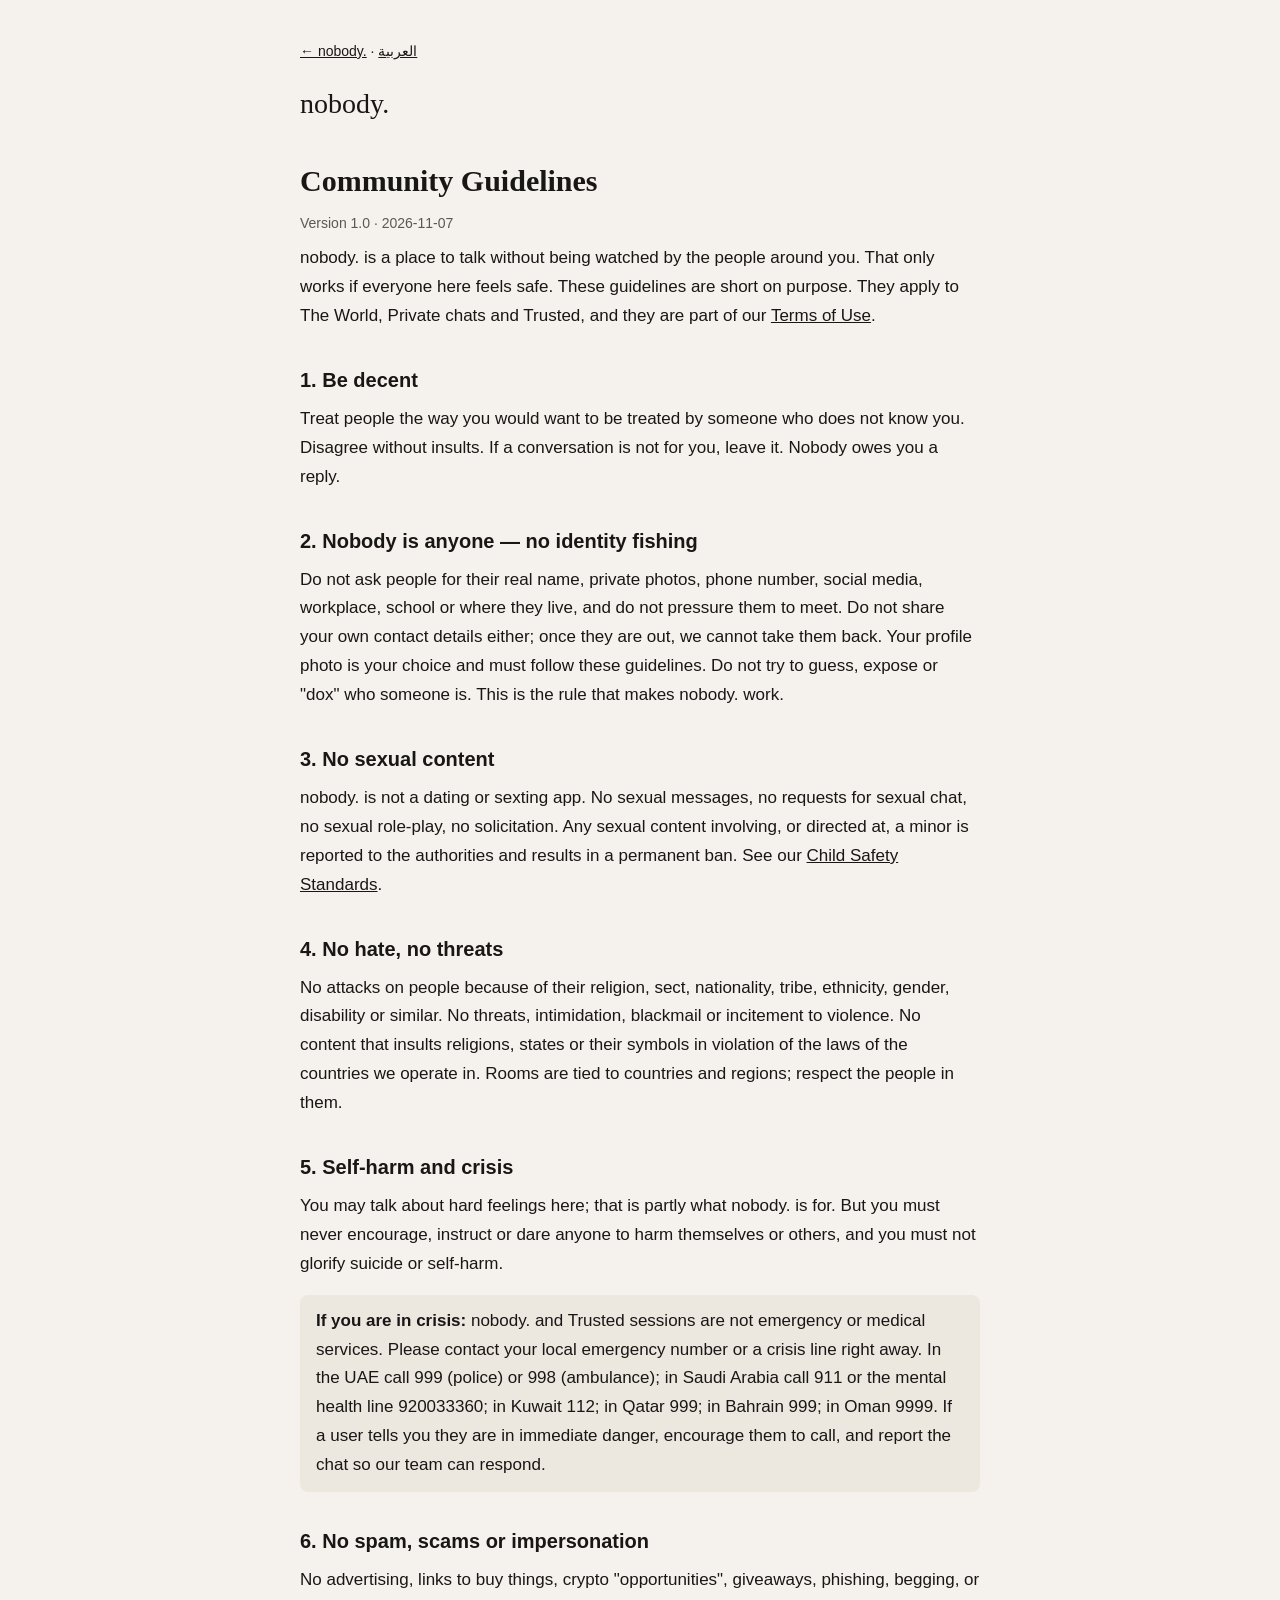
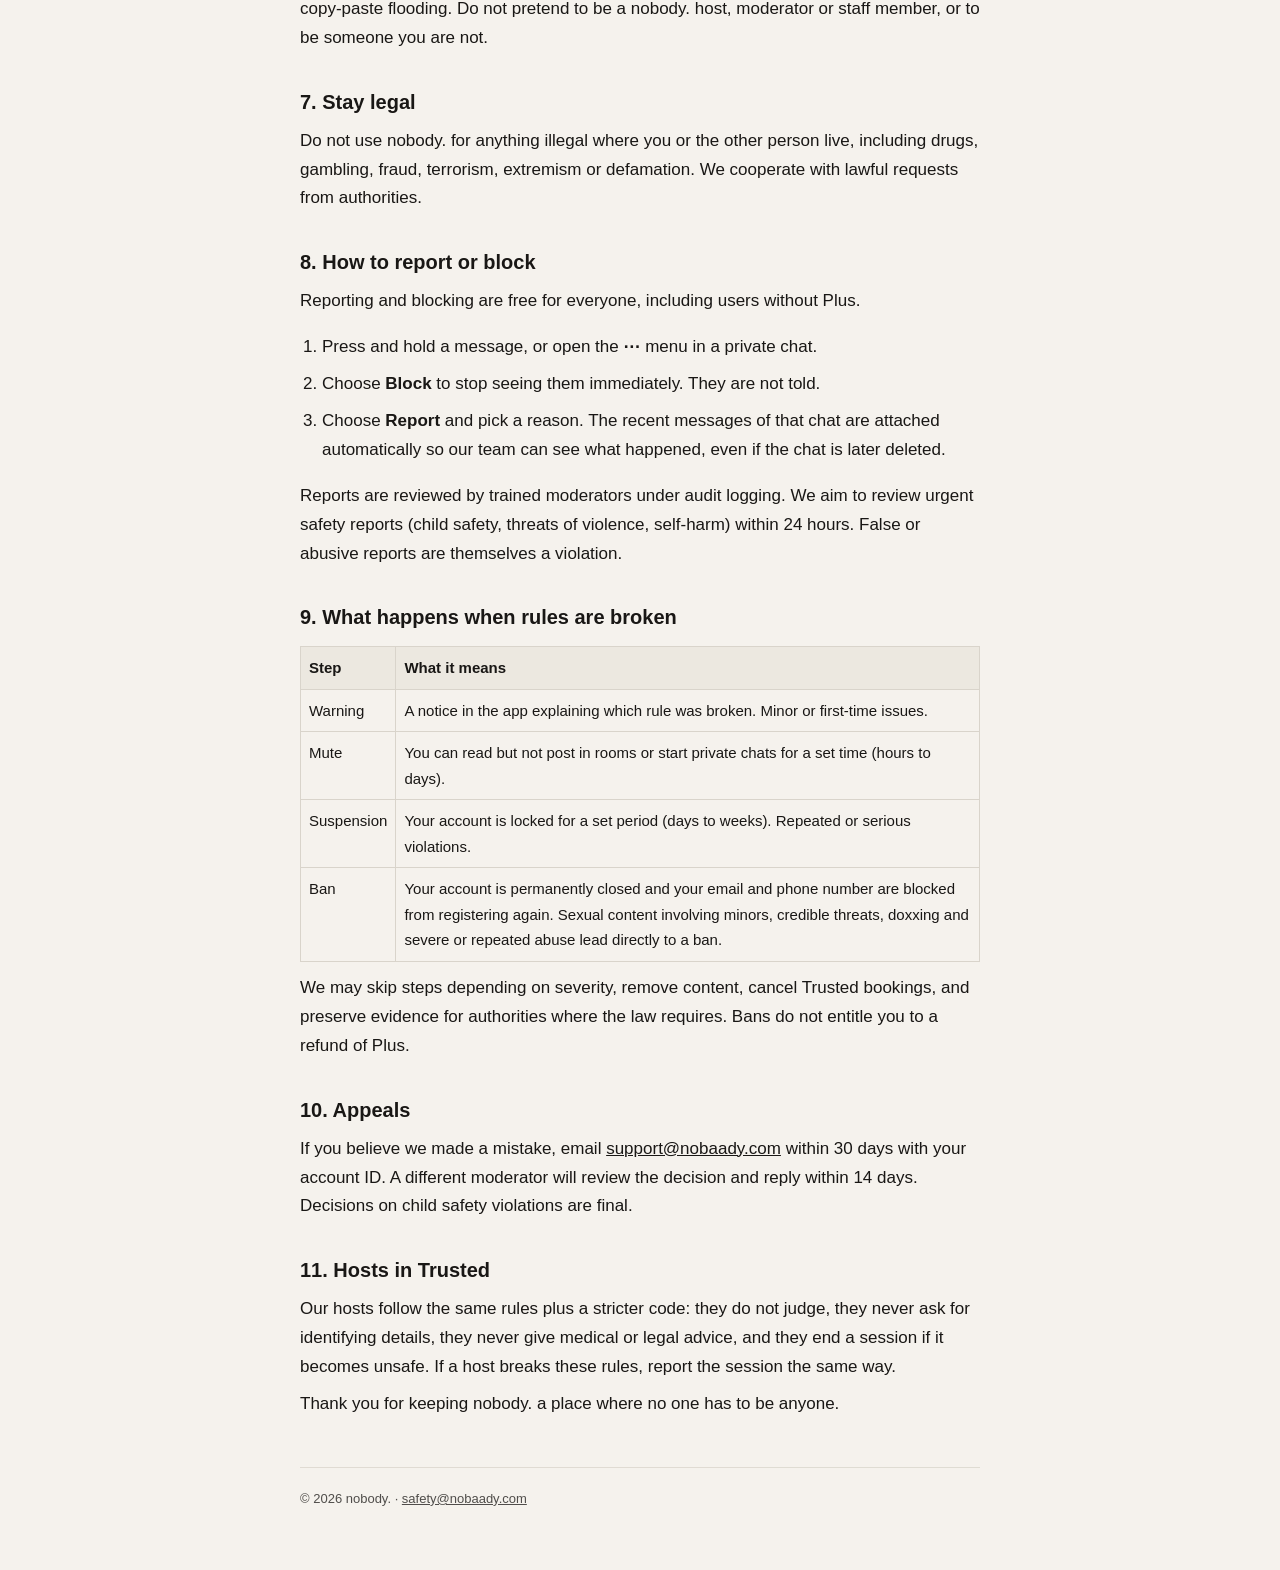
<file: legal/community-guidelines-en.html>
<!DOCTYPE html>
<html lang="en" dir="ltr">
<head>
<meta charset="utf-8">
<meta name="viewport" content="width=device-width, initial-scale=1">
<title>nobody. — Community Guidelines</title>
<style>
*{box-sizing:border-box}
body{margin:0;background:#F5F2ED;color:#191715;font-family:-apple-system,BlinkMacSystemFont,"Segoe UI",Roboto,"Helvetica Neue",Arial,sans-serif;line-height:1.7;font-size:17px}
.wrap{max-width:720px;margin:0 auto;padding:40px 20px 60px}
.brand{font-family:Georgia,"Times New Roman",serif;font-size:28px;margin:0 0 4px;font-weight:500}
.brand a{color:inherit;text-decoration:none}
h1{font-family:Georgia,"Times New Roman",serif;font-size:30px;margin:28px 0 6px;font-weight:600}
h2{font-size:20px;margin:32px 0 8px;font-weight:600}
.meta{font-size:14px;opacity:.7;margin:0}
.draft{display:inline-block;border:1px solid #191715;padding:3px 10px;border-radius:999px;font-size:12px;letter-spacing:.5px;margin-top:10px}
p,li{margin:8px 0}
ul,ol{padding-inline-start:22px}
.note{background:#ece8e0;padding:12px 16px;border-radius:8px;margin:16px 0}
table{width:100%;border-collapse:collapse;font-size:15px;margin:12px 0}
th,td{border:1px solid #d9d4cb;padding:8px;text-align:start;vertical-align:top}
th{background:#ece8e0}
footer{margin-top:48px;padding-top:20px;border-top:1px solid #d9d4cb;font-size:13px;opacity:.75}
.lang{font-size:14px;margin:0 0 16px}
a{color:#191715}
</style>
</head>
<body>
<div class="wrap">
  <p class="lang"><a href="index.html">← nobody.</a> · <a href="community-guidelines-ar.html">العربية</a></p>
  <p class="brand"><a href="index.html">nobody.</a></p>
  <h1>Community Guidelines</h1>
  <p class="meta">Version 1.0 · 2026-11-07</p>

  <p>nobody. is a place to talk without being watched by the people around you. That only works if everyone here feels safe. These guidelines are short on purpose. They apply to The World, Private chats and Trusted, and they are part of our <a href="terms-en.html">Terms of Use</a>.</p>

  <h2>1. Be decent</h2>
  <p>Treat people the way you would want to be treated by someone who does not know you. Disagree without insults. If a conversation is not for you, leave it. Nobody owes you a reply.</p>

  <h2>2. Nobody is anyone — no identity fishing</h2>
  <p>Do not ask people for their real name, private photos, phone number, social media, workplace, school or where they live, and do not pressure them to meet. Do not share your own contact details either; once they are out, we cannot take them back. Your profile photo is your choice and must follow these guidelines. Do not try to guess, expose or "dox" who someone is. This is the rule that makes nobody. work.</p>

  <h2>3. No sexual content</h2>
  <p>nobody. is not a dating or sexting app. No sexual messages, no requests for sexual chat, no sexual role-play, no solicitation. Any sexual content involving, or directed at, a minor is reported to the authorities and results in a permanent ban. See our <a href="child-safety-en.html">Child Safety Standards</a>.</p>

  <h2>4. No hate, no threats</h2>
  <p>No attacks on people because of their religion, sect, nationality, tribe, ethnicity, gender, disability or similar. No threats, intimidation, blackmail or incitement to violence. No content that insults religions, states or their symbols in violation of the laws of the countries we operate in. Rooms are tied to countries and regions; respect the people in them.</p>

  <h2>5. Self-harm and crisis</h2>
  <p>You may talk about hard feelings here; that is partly what nobody. is for. But you must never encourage, instruct or dare anyone to harm themselves or others, and you must not glorify suicide or self-harm.</p>
  <div class="note"><strong>If you are in crisis:</strong> nobody. and Trusted sessions are not emergency or medical services. Please contact your local emergency number or a crisis line right away. In the UAE call 999 (police) or 998 (ambulance); in Saudi Arabia call 911 or the mental health line 920033360; in Kuwait 112; in Qatar 999; in Bahrain 999; in Oman 9999. If a user tells you they are in immediate danger, encourage them to call, and report the chat so our team can respond.</div>

  <h2>6. No spam, scams or impersonation</h2>
  <p>No advertising, links to buy things, crypto "opportunities", giveaways, phishing, begging, or copy-paste flooding. Do not pretend to be a nobody. host, moderator or staff member, or to be someone you are not.</p>

  <h2>7. Stay legal</h2>
  <p>Do not use nobody. for anything illegal where you or the other person live, including drugs, gambling, fraud, terrorism, extremism or defamation. We cooperate with lawful requests from authorities.</p>

  <h2>8. How to report or block</h2>
  <p>Reporting and blocking are free for everyone, including users without Plus.</p>
  <ol>
    <li>Press and hold a message, or open the <strong>⋯</strong> menu in a private chat.</li>
    <li>Choose <strong>Block</strong> to stop seeing them immediately. They are not told.</li>
    <li>Choose <strong>Report</strong> and pick a reason. The recent messages of that chat are attached automatically so our team can see what happened, even if the chat is later deleted.</li>
  </ol>
  <p>Reports are reviewed by trained moderators under audit logging. We aim to review urgent safety reports (child safety, threats of violence, self-harm) within 24 hours. False or abusive reports are themselves a violation.</p>

  <h2>9. What happens when rules are broken</h2>
  <table>
    <tr><th>Step</th><th>What it means</th></tr>
    <tr><td>Warning</td><td>A notice in the app explaining which rule was broken. Minor or first-time issues.</td></tr>
    <tr><td>Mute</td><td>You can read but not post in rooms or start private chats for a set time (hours to days).</td></tr>
    <tr><td>Suspension</td><td>Your account is locked for a set period (days to weeks). Repeated or serious violations.</td></tr>
    <tr><td>Ban</td><td>Your account is permanently closed and your email and phone number are blocked from registering again. Sexual content involving minors, credible threats, doxxing and severe or repeated abuse lead directly to a ban.</td></tr>
  </table>
  <p>We may skip steps depending on severity, remove content, cancel Trusted bookings, and preserve evidence for authorities where the law requires. Bans do not entitle you to a refund of Plus.</p>

  <h2>10. Appeals</h2>
  <p>If you believe we made a mistake, email <a href="mailto:support@nobaady.com">support@nobaady.com</a> within 30 days with your account ID. A different moderator will review the decision and reply within 14 days. Decisions on child safety violations are final.</p>

  <h2>11. Hosts in Trusted</h2>
  <p>Our hosts follow the same rules plus a stricter code: they do not judge, they never ask for identifying details, they never give medical or legal advice, and they end a session if it becomes unsafe. If a host breaks these rules, report the session the same way.</p>

  <p>Thank you for keeping nobody. a place where no one has to be anyone.</p>

  <footer>© 2026 nobody. · <a href="mailto:safety@nobaady.com">safety@nobaady.com</a></footer>
</div>
</body>
</html>
</file>
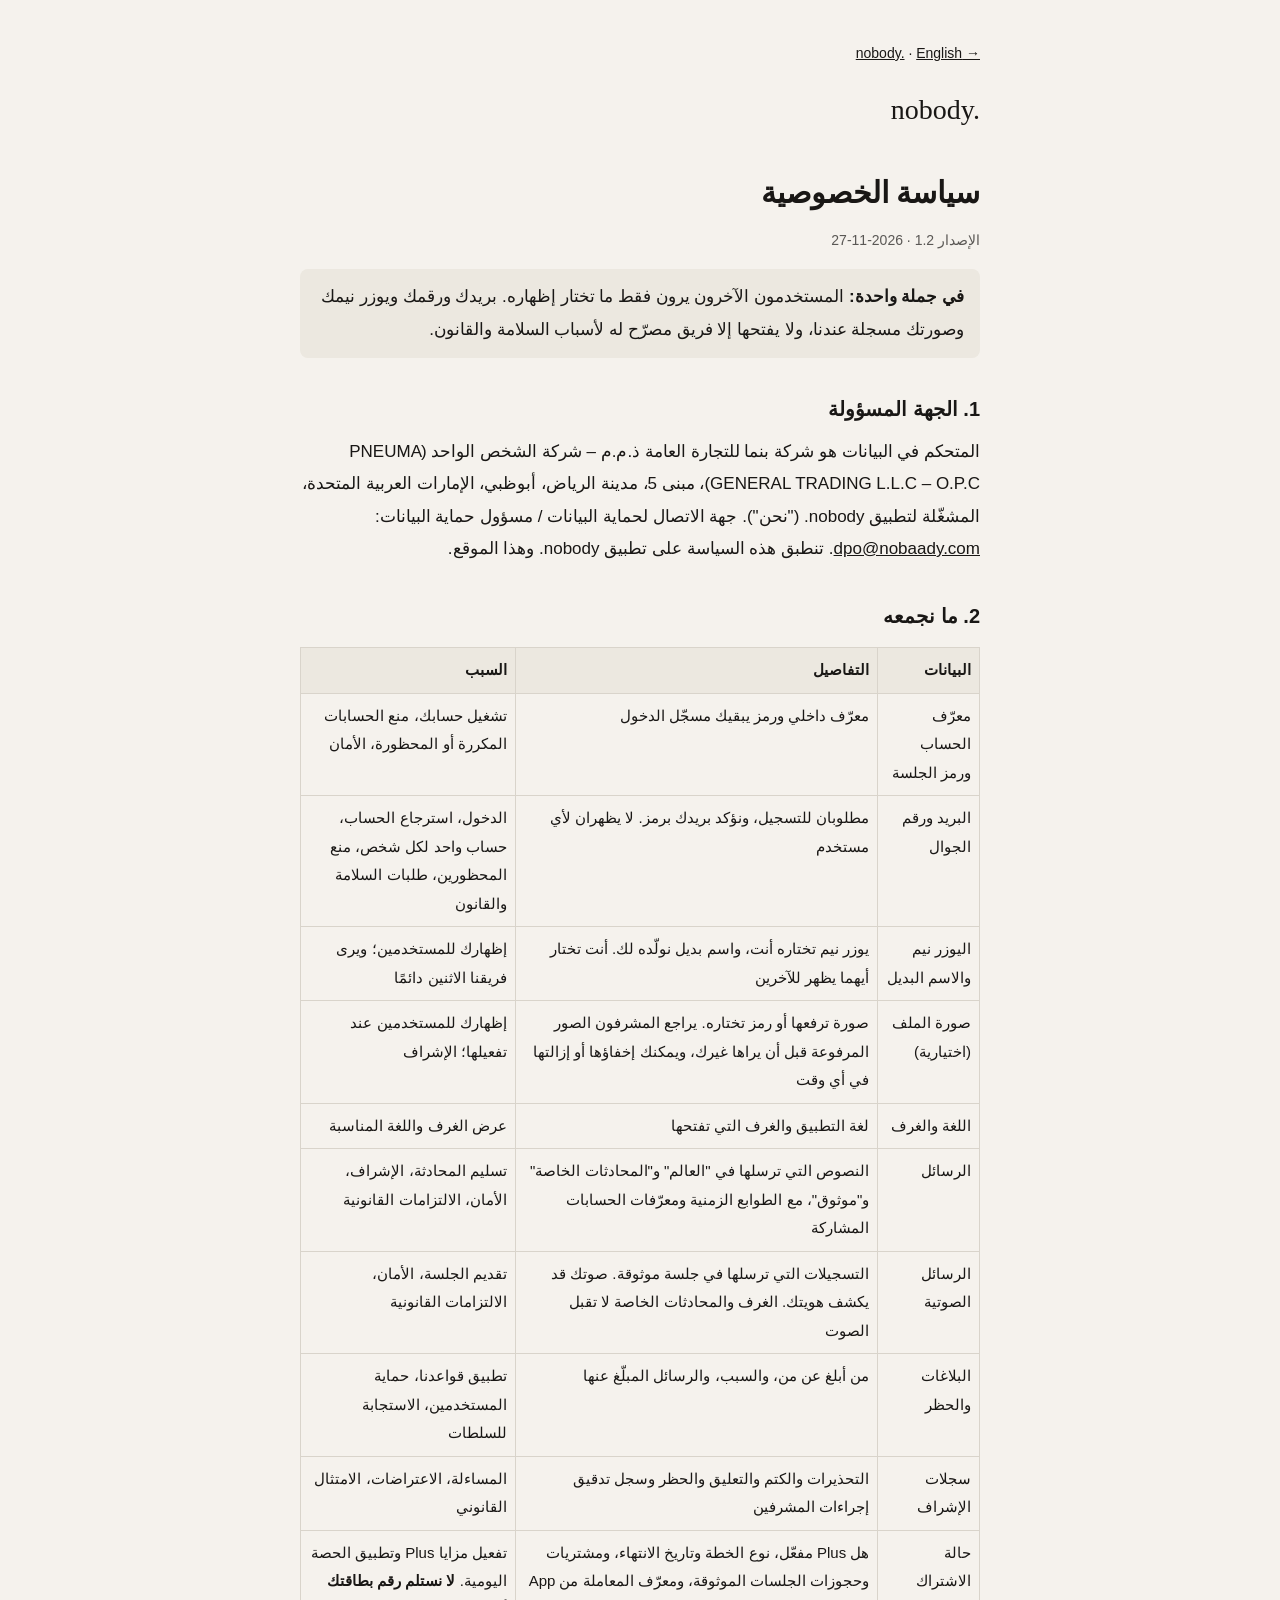
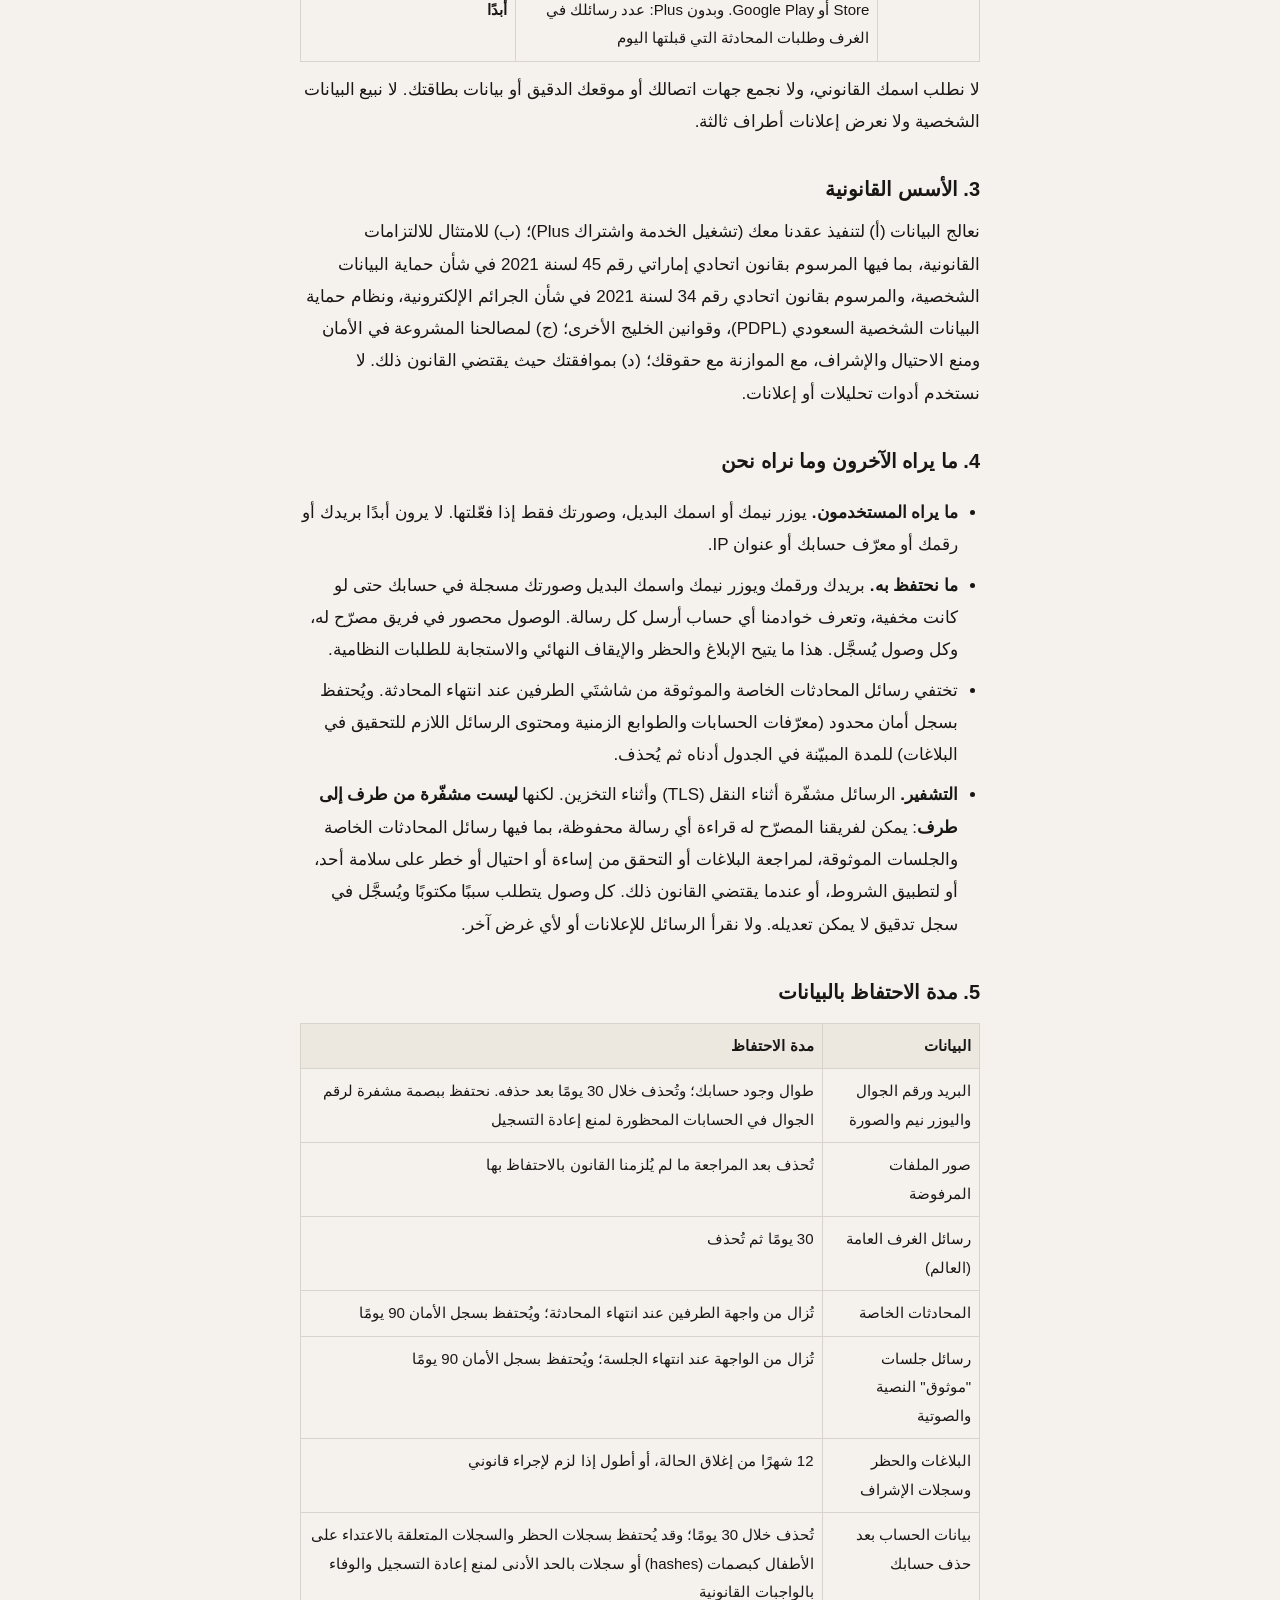
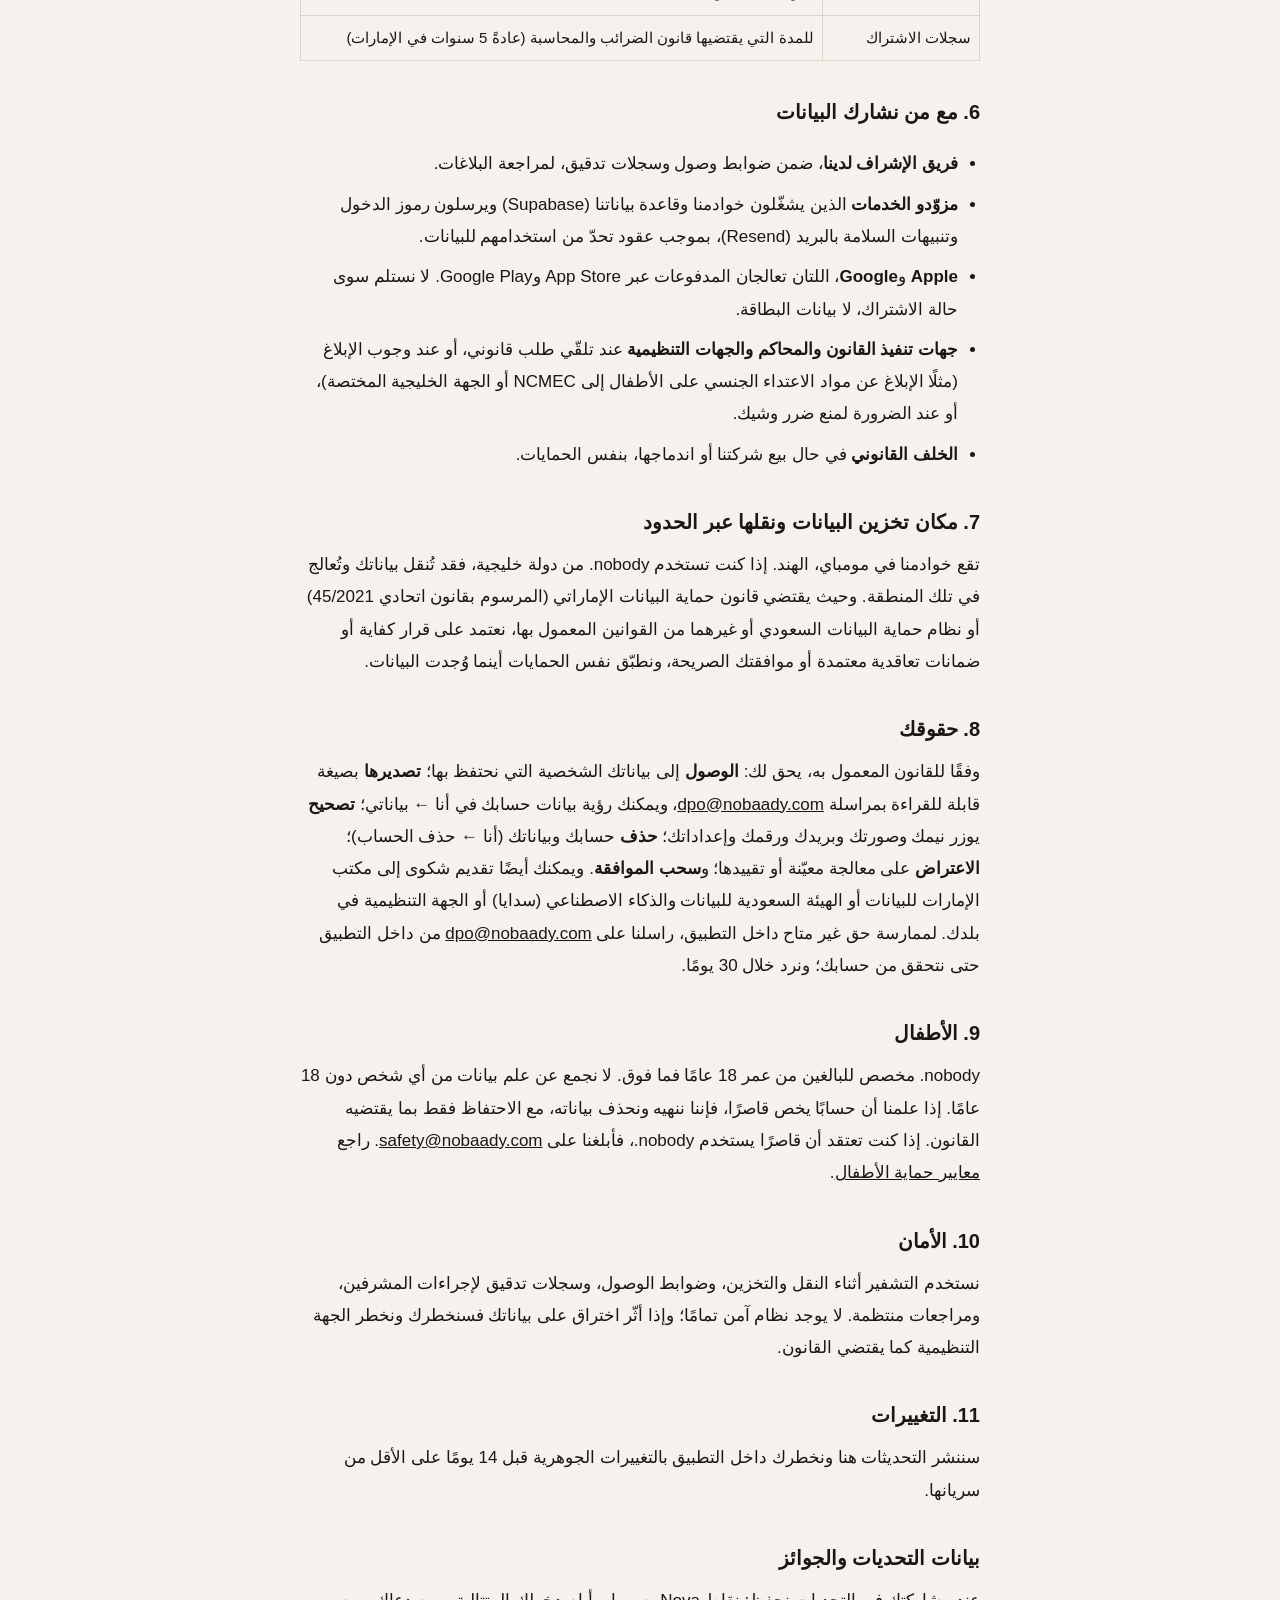
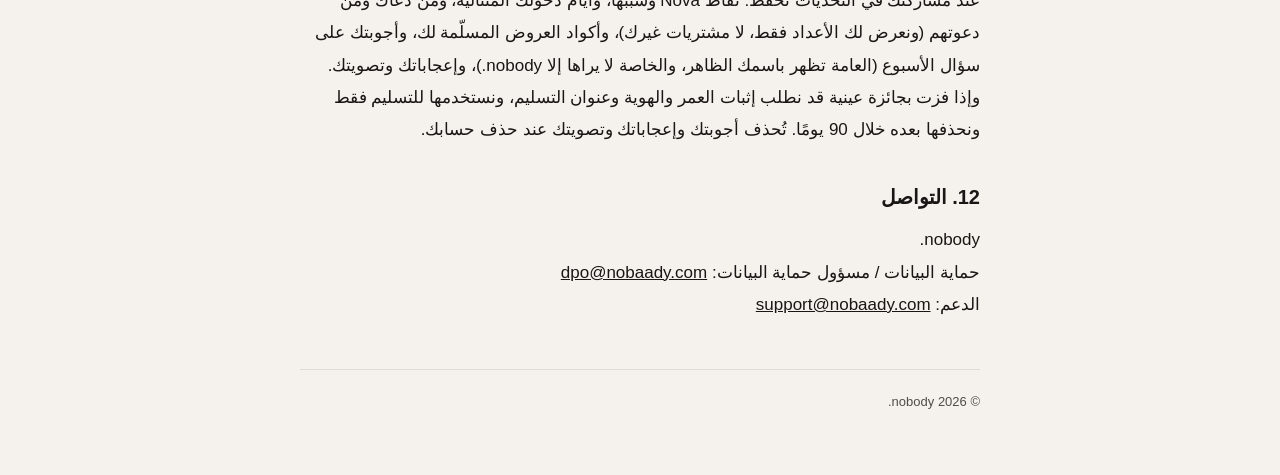
<file: legal/privacy-ar.html>
<!DOCTYPE html>
<html lang="ar" dir="rtl">
<head>
<meta charset="utf-8">
<meta name="viewport" content="width=device-width, initial-scale=1">
<title>nobody. — سياسة الخصوصية</title>
<style>
*{box-sizing:border-box}
body{margin:0;background:#F5F2ED;color:#191715;font-family:-apple-system,BlinkMacSystemFont,"Segoe UI","Noto Sans Arabic","Noto Naskh Arabic",Tahoma,Arial,sans-serif;line-height:1.9;font-size:17px}
.wrap{max-width:720px;margin:0 auto;padding:40px 20px 60px}
.brand{font-family:Georgia,"Times New Roman",serif;font-size:28px;margin:0 0 4px;font-weight:500;direction:ltr;text-align:right}
.brand a{color:inherit;text-decoration:none}
h1{font-family:Georgia,"Times New Roman","Noto Naskh Arabic",serif;font-size:30px;margin:28px 0 6px;font-weight:600}
h2{font-size:20px;margin:32px 0 8px;font-weight:600}
.meta{font-size:14px;opacity:.7;margin:0}
.draft{display:inline-block;border:1px solid #191715;padding:3px 10px;border-radius:999px;font-size:12px;letter-spacing:.5px;margin-top:10px}
p,li{margin:8px 0}
ul{padding-inline-start:22px}
table{width:100%;border-collapse:collapse;font-size:15px;margin:12px 0}
th,td{border:1px solid #d9d4cb;padding:8px;text-align:start;vertical-align:top}
th{background:#ece8e0}
.note{background:#ece8e0;padding:12px 16px;border-radius:8px;margin:16px 0}
footer{margin-top:48px;padding-top:20px;border-top:1px solid #d9d4cb;font-size:13px;opacity:.75}
.lang{font-size:14px;margin:0 0 16px}
a{color:#191715}
</style>
</head>
<body>
<div class="wrap">
  <p class="lang"><a href="index.html">→ nobody.</a> · <a href="privacy-en.html">English</a></p>
  <p class="brand"><a href="index.html">nobody.</a></p>
  <h1>سياسة الخصوصية</h1>
  <p class="meta">الإصدار 1.2 · 2026-11-27</p>

  <div class="note"><strong>في جملة واحدة:</strong> المستخدمون الآخرون يرون فقط ما تختار إظهاره. بريدك ورقمك ويوزر نيمك وصورتك مسجلة عندنا، ولا يفتحها إلا فريق مصرّح له لأسباب السلامة والقانون.</div>

  <h2>1. الجهة المسؤولة</h2>
  <p>المتحكم في البيانات هو شركة بنما للتجارة العامة ذ.م.م – شركة الشخص الواحد (PNEUMA GENERAL TRADING L.L.C – O.P.C)، مبنى 5، مدينة الرياض، أبوظبي، الإمارات العربية المتحدة، المشغّلة لتطبيق nobody. ("نحن"). جهة الاتصال لحماية البيانات / مسؤول حماية البيانات: <a href="mailto:dpo@nobaady.com">dpo@nobaady.com</a>. تنطبق هذه السياسة على تطبيق nobody. وهذا الموقع.</p>

  <h2>2. ما نجمعه</h2>
  <table>
    <tr><th>البيانات</th><th>التفاصيل</th><th>السبب</th></tr>
    <tr><td>معرّف الحساب ورمز الجلسة</td><td>معرّف داخلي ورمز يبقيك مسجّل الدخول</td><td>تشغيل حسابك، منع الحسابات المكررة أو المحظورة، الأمان</td></tr>
    <tr><td>البريد ورقم الجوال</td><td>مطلوبان للتسجيل، ونؤكد بريدك برمز. لا يظهران لأي مستخدم</td><td>الدخول، استرجاع الحساب، حساب واحد لكل شخص، منع المحظورين، طلبات السلامة والقانون</td></tr>
    <tr><td>اليوزر نيم والاسم البديل</td><td>يوزر نيم تختاره أنت، واسم بديل نولّده لك. أنت تختار أيهما يظهر للآخرين</td><td>إظهارك للمستخدمين؛ ويرى فريقنا الاثنين دائمًا</td></tr>
    <tr><td>صورة الملف (اختيارية)</td><td>صورة ترفعها أو رمز تختاره. يراجع المشرفون الصور المرفوعة قبل أن يراها غيرك، ويمكنك إخفاؤها أو إزالتها في أي وقت</td><td>إظهارك للمستخدمين عند تفعيلها؛ الإشراف</td></tr>
    <tr><td>اللغة والغرف</td><td>لغة التطبيق والغرف التي تفتحها</td><td>عرض الغرف واللغة المناسبة</td></tr>
    <tr><td>الرسائل</td><td>النصوص التي ترسلها في "العالم" و"المحادثات الخاصة" و"موثوق"، مع الطوابع الزمنية ومعرّفات الحسابات المشاركة</td><td>تسليم المحادثة، الإشراف، الأمان، الالتزامات القانونية</td></tr>
    <tr><td>الرسائل الصوتية</td><td>التسجيلات التي ترسلها في جلسة موثوقة. صوتك قد يكشف هويتك. الغرف والمحادثات الخاصة لا تقبل الصوت</td><td>تقديم الجلسة، الأمان، الالتزامات القانونية</td></tr>
    <tr><td>البلاغات والحظر</td><td>من أبلغ عن من، والسبب، والرسائل المبلّغ عنها</td><td>تطبيق قواعدنا، حماية المستخدمين، الاستجابة للسلطات</td></tr>
    <tr><td>سجلات الإشراف</td><td>التحذيرات والكتم والتعليق والحظر وسجل تدقيق إجراءات المشرفين</td><td>المساءلة، الاعتراضات، الامتثال القانوني</td></tr>
    <tr><td>حالة الاشتراك</td><td>هل Plus مفعّل، نوع الخطة وتاريخ الانتهاء، ومشتريات وحجوزات الجلسات الموثوقة، ومعرّف المعاملة من App Store أو Google Play. وبدون Plus: عدد رسائلك في الغرف وطلبات المحادثة التي قبلتها اليوم</td><td>تفعيل مزايا Plus وتطبيق الحصة اليومية. <strong>لا نستلم رقم بطاقتك أبدًا</strong></td></tr>
  </table>
  <p>لا نطلب اسمك القانوني، ولا نجمع جهات اتصالك أو موقعك الدقيق أو بيانات بطاقتك. لا نبيع البيانات الشخصية ولا نعرض إعلانات أطراف ثالثة.</p>

  <h2>3. الأسس القانونية</h2>
  <p>نعالج البيانات (أ) لتنفيذ عقدنا معك (تشغيل الخدمة واشتراك Plus)؛ (ب) للامتثال للالتزامات القانونية، بما فيها المرسوم بقانون اتحادي إماراتي رقم 45 لسنة 2021 في شأن حماية البيانات الشخصية، والمرسوم بقانون اتحادي رقم 34 لسنة 2021 في شأن الجرائم الإلكترونية، ونظام حماية البيانات الشخصية السعودي (PDPL)، وقوانين الخليج الأخرى؛ (ج) لمصالحنا المشروعة في الأمان ومنع الاحتيال والإشراف، مع الموازنة مع حقوقك؛ (د) بموافقتك حيث يقتضي القانون ذلك. لا نستخدم أدوات تحليلات أو إعلانات.</p>

  <h2>4. ما يراه الآخرون وما نراه نحن</h2>
  <ul>
    <li><strong>ما يراه المستخدمون.</strong> يوزر نيمك أو اسمك البديل، وصورتك فقط إذا فعّلتها. لا يرون أبدًا بريدك أو رقمك أو معرّف حسابك أو عنوان IP.</li>
    <li><strong>ما نحتفظ به.</strong> بريدك ورقمك ويوزر نيمك واسمك البديل وصورتك مسجلة في حسابك حتى لو كانت مخفية، وتعرف خوادمنا أي حساب أرسل كل رسالة. الوصول محصور في فريق مصرّح له، وكل وصول يُسجَّل. هذا ما يتيح الإبلاغ والحظر والإيقاف النهائي والاستجابة للطلبات النظامية.</li>
    <li>تختفي رسائل المحادثات الخاصة والموثوقة من شاشتَي الطرفين عند انتهاء المحادثة. ويُحتفظ بسجل أمان محدود (معرّفات الحسابات والطوابع الزمنية ومحتوى الرسائل اللازم للتحقيق في البلاغات) للمدة المبيّنة في الجدول أدناه ثم يُحذف.</li>
    <li><strong>التشفير.</strong> الرسائل مشفّرة أثناء النقل (TLS) وأثناء التخزين. لكنها <strong>ليست مشفّرة من طرف إلى طرف</strong>: يمكن لفريقنا المصرّح له قراءة أي رسالة محفوظة، بما فيها رسائل المحادثات الخاصة والجلسات الموثوقة، لمراجعة البلاغات أو التحقق من إساءة أو احتيال أو خطر على سلامة أحد، أو لتطبيق الشروط، أو عندما يقتضي القانون ذلك. كل وصول يتطلب سببًا مكتوبًا ويُسجَّل في سجل تدقيق لا يمكن تعديله. ولا نقرأ الرسائل للإعلانات أو لأي غرض آخر.</li>
  </ul>

  <h2 id="delete">5. مدة الاحتفاظ بالبيانات</h2>
  <table>
    <tr><th>البيانات</th><th>مدة الاحتفاظ</th></tr>
    <tr><td>البريد ورقم الجوال واليوزر نيم والصورة</td><td>طوال وجود حسابك؛ وتُحذف خلال 30 يومًا بعد حذفه. نحتفظ ببصمة مشفرة لرقم الجوال في الحسابات المحظورة لمنع إعادة التسجيل</td></tr>
    <tr><td>صور الملفات المرفوضة</td><td>تُحذف بعد المراجعة ما لم يُلزمنا القانون بالاحتفاظ بها</td></tr>
    <tr><td>رسائل الغرف العامة (العالم)</td><td>30 يومًا ثم تُحذف</td></tr>
    <tr><td>المحادثات الخاصة</td><td>تُزال من واجهة الطرفين عند انتهاء المحادثة؛ ويُحتفظ بسجل الأمان 90 يومًا</td></tr>
    <tr><td>رسائل جلسات "موثوق" النصية والصوتية</td><td>تُزال من الواجهة عند انتهاء الجلسة؛ ويُحتفظ بسجل الأمان 90 يومًا</td></tr>
    <tr><td>البلاغات والحظر وسجلات الإشراف</td><td>12 شهرًا من إغلاق الحالة، أو أطول إذا لزم لإجراء قانوني</td></tr>
    <tr><td>بيانات الحساب بعد حذف حسابك</td><td>تُحذف خلال 30 يومًا؛ وقد يُحتفظ بسجلات الحظر والسجلات المتعلقة بالاعتداء على الأطفال كبصمات (hashes) أو سجلات بالحد الأدنى لمنع إعادة التسجيل والوفاء بالواجبات القانونية</td></tr>
    <tr><td>سجلات الاشتراك</td><td>للمدة التي يقتضيها قانون الضرائب والمحاسبة (عادةً 5 سنوات في الإمارات)</td></tr>
  </table>

  <h2>6. مع من نشارك البيانات</h2>
  <ul>
    <li><strong>فريق الإشراف لدينا</strong>، ضمن ضوابط وصول وسجلات تدقيق، لمراجعة البلاغات.</li>
    <li><strong>مزوّدو الخدمات</strong> الذين يشغّلون خوادمنا وقاعدة بياناتنا (Supabase) ويرسلون رموز الدخول وتنبيهات السلامة بالبريد (Resend)، بموجب عقود تحدّ من استخدامهم للبيانات.</li>
    <li><strong>Apple</strong> و<strong>Google</strong>، اللتان تعالجان المدفوعات عبر App Store وGoogle Play. لا نستلم سوى حالة الاشتراك، لا بيانات البطاقة.</li>
    <li><strong>جهات تنفيذ القانون والمحاكم والجهات التنظيمية</strong> عند تلقّي طلب قانوني، أو عند وجوب الإبلاغ (مثلًا الإبلاغ عن مواد الاعتداء الجنسي على الأطفال إلى NCMEC أو الجهة الخليجية المختصة)، أو عند الضرورة لمنع ضرر وشيك.</li>
    <li><strong>الخلف القانوني</strong> في حال بيع شركتنا أو اندماجها، بنفس الحمايات.</li>
  </ul>

  <h2>7. مكان تخزين البيانات ونقلها عبر الحدود</h2>
  <p>تقع خوادمنا في مومباي، الهند. إذا كنت تستخدم nobody. من دولة خليجية، فقد تُنقل بياناتك وتُعالج في تلك المنطقة. وحيث يقتضي قانون حماية البيانات الإماراتي (المرسوم بقانون اتحادي 45/2021) أو نظام حماية البيانات السعودي أو غيرهما من القوانين المعمول بها، نعتمد على قرار كفاية أو ضمانات تعاقدية معتمدة أو موافقتك الصريحة، ونطبّق نفس الحمايات أينما وُجدت البيانات.</p>

  <h2>8. حقوقك</h2>
  <p>وفقًا للقانون المعمول به، يحق لك: <strong>الوصول</strong> إلى بياناتك الشخصية التي نحتفظ بها؛ <strong>تصديرها</strong> بصيغة قابلة للقراءة بمراسلة <a href="mailto:dpo@nobaady.com">dpo@nobaady.com</a>، ويمكنك رؤية بيانات حسابك في أنا ← بياناتي؛ <strong>تصحيح</strong> يوزر نيمك وصورتك وبريدك ورقمك وإعداداتك؛ <strong>حذف</strong> حسابك وبياناتك (أنا ← حذف الحساب)؛ <strong>الاعتراض</strong> على معالجة معيّنة أو تقييدها؛ و<strong>سحب الموافقة</strong>. ويمكنك أيضًا تقديم شكوى إلى مكتب الإمارات للبيانات أو الهيئة السعودية للبيانات والذكاء الاصطناعي (سدايا) أو الجهة التنظيمية في بلدك. لممارسة حق غير متاح داخل التطبيق، راسلنا على <a href="mailto:dpo@nobaady.com">dpo@nobaady.com</a> من داخل التطبيق حتى نتحقق من حسابك؛ ونرد خلال 30 يومًا.</p>

  <h2>9. الأطفال</h2>
  <p>nobody. مخصص للبالغين من عمر 18 عامًا فما فوق. لا نجمع عن علم بيانات من أي شخص دون 18 عامًا. إذا علمنا أن حسابًا يخص قاصرًا، فإننا ننهيه ونحذف بياناته، مع الاحتفاظ فقط بما يقتضيه القانون. إذا كنت تعتقد أن قاصرًا يستخدم nobody.، فأبلغنا على <a href="mailto:safety@nobaady.com">safety@nobaady.com</a>. راجع <a href="child-safety-ar.html">معايير حماية الأطفال</a>.</p>

  <h2>10. الأمان</h2>
  <p>نستخدم التشفير أثناء النقل والتخزين، وضوابط الوصول، وسجلات تدقيق لإجراءات المشرفين، ومراجعات منتظمة. لا يوجد نظام آمن تمامًا؛ وإذا أثّر اختراق على بياناتك فسنخطرك ونخطر الجهة التنظيمية كما يقتضي القانون.</p>

  <h2>11. التغييرات</h2>
  <p>سننشر التحديثات هنا ونخطرك داخل التطبيق بالتغييرات الجوهرية قبل 14 يومًا على الأقل من سريانها.</p>

  <h2>بيانات التحديات والجوائز</h2>
  <p>عند مشاركتك في التحديات نحفظ: نقاط Nova وسببها، وأيام دخولك المتتالية، ومن دعاك ومن دعوتهم (ونعرض لك الأعداد فقط، لا مشتريات غيرك)، وأكواد العروض المسلّمة لك، وأجوبتك على سؤال الأسبوع (العامة تظهر باسمك الظاهر، والخاصة لا يراها إلا nobody.)، وإعجاباتك وتصويتك. وإذا فزت بجائزة عينية قد نطلب إثبات العمر والهوية وعنوان التسليم، ونستخدمها للتسليم فقط ونحذفها بعده خلال 90 يومًا. تُحذف أجوبتك وإعجاباتك وتصويتك عند حذف حسابك.</p>

  <h2>12. التواصل</h2>
  <p>nobody.<br>
  حماية البيانات / مسؤول حماية البيانات: <a href="mailto:dpo@nobaady.com">dpo@nobaady.com</a><br>
  الدعم: <a href="mailto:support@nobaady.com">support@nobaady.com</a></p>

  <footer>© 2026 nobody.</footer>
</div>
</body>
</html>
</file>
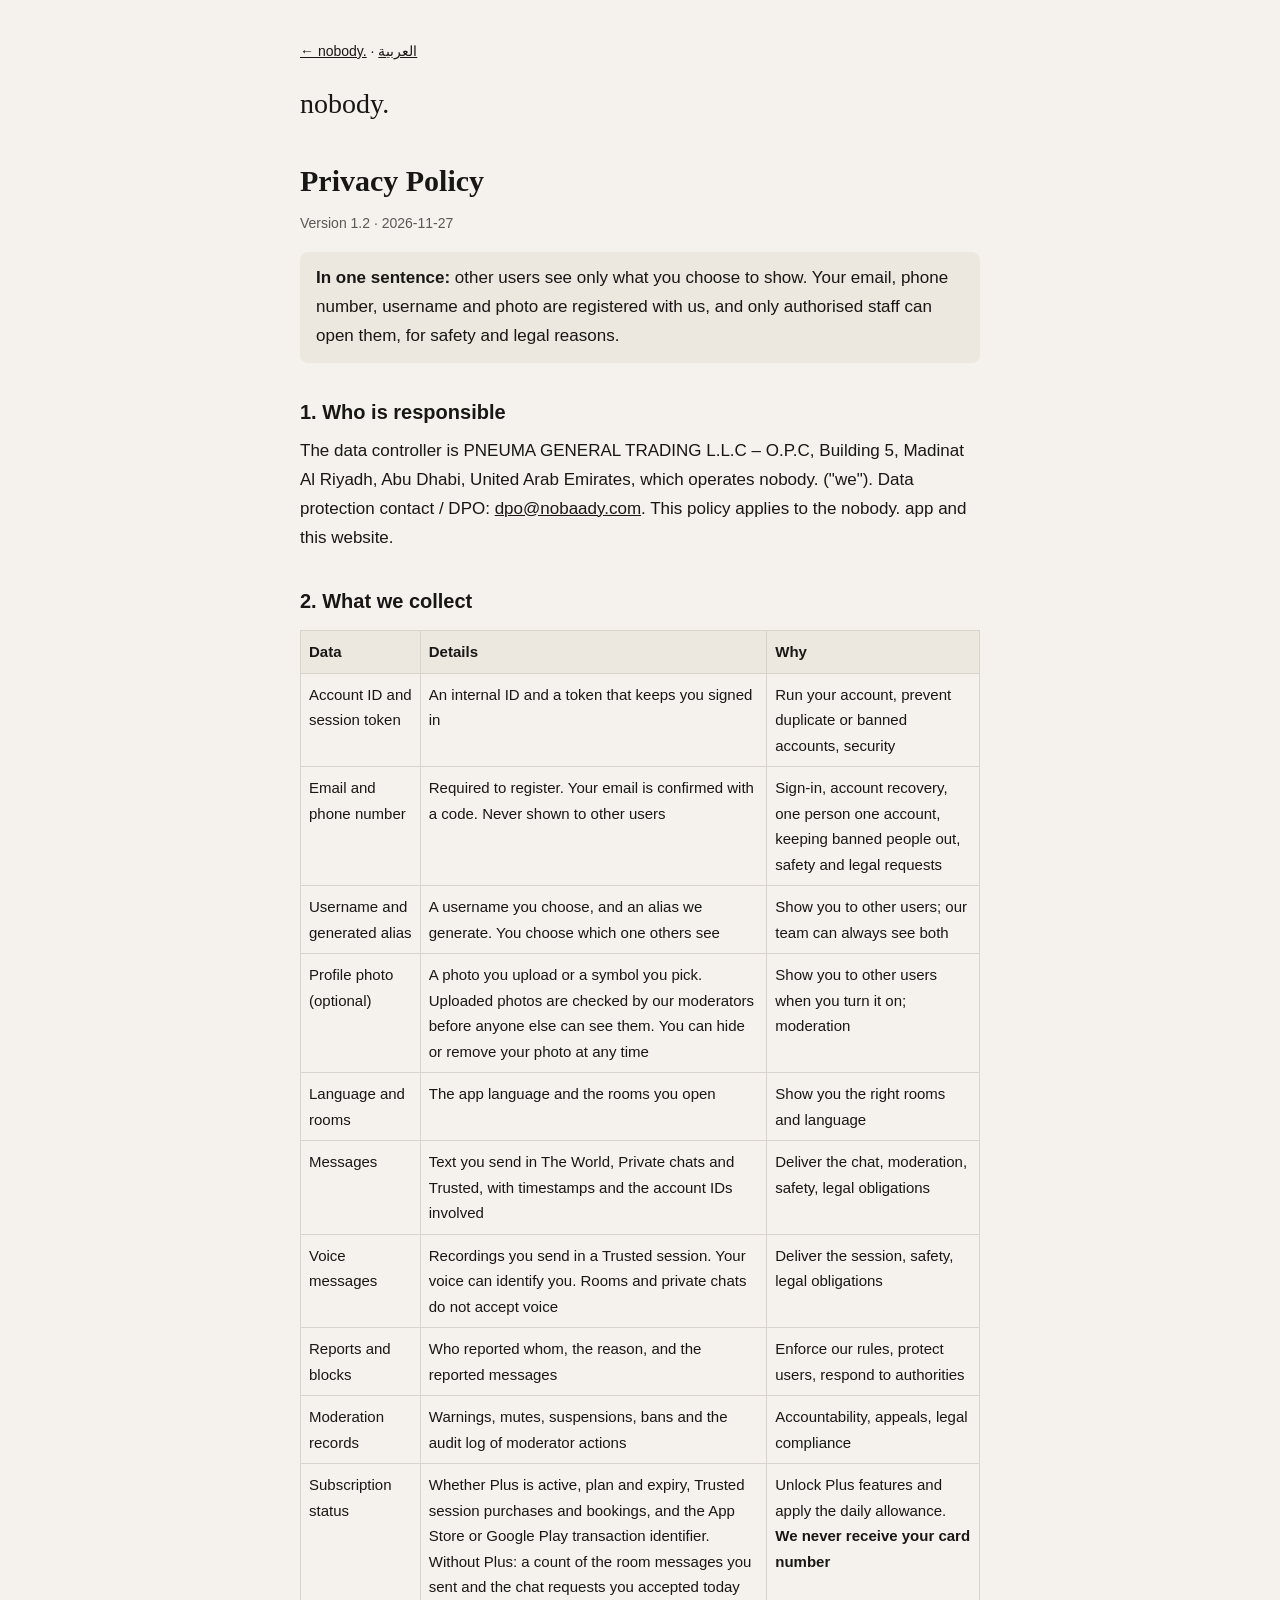
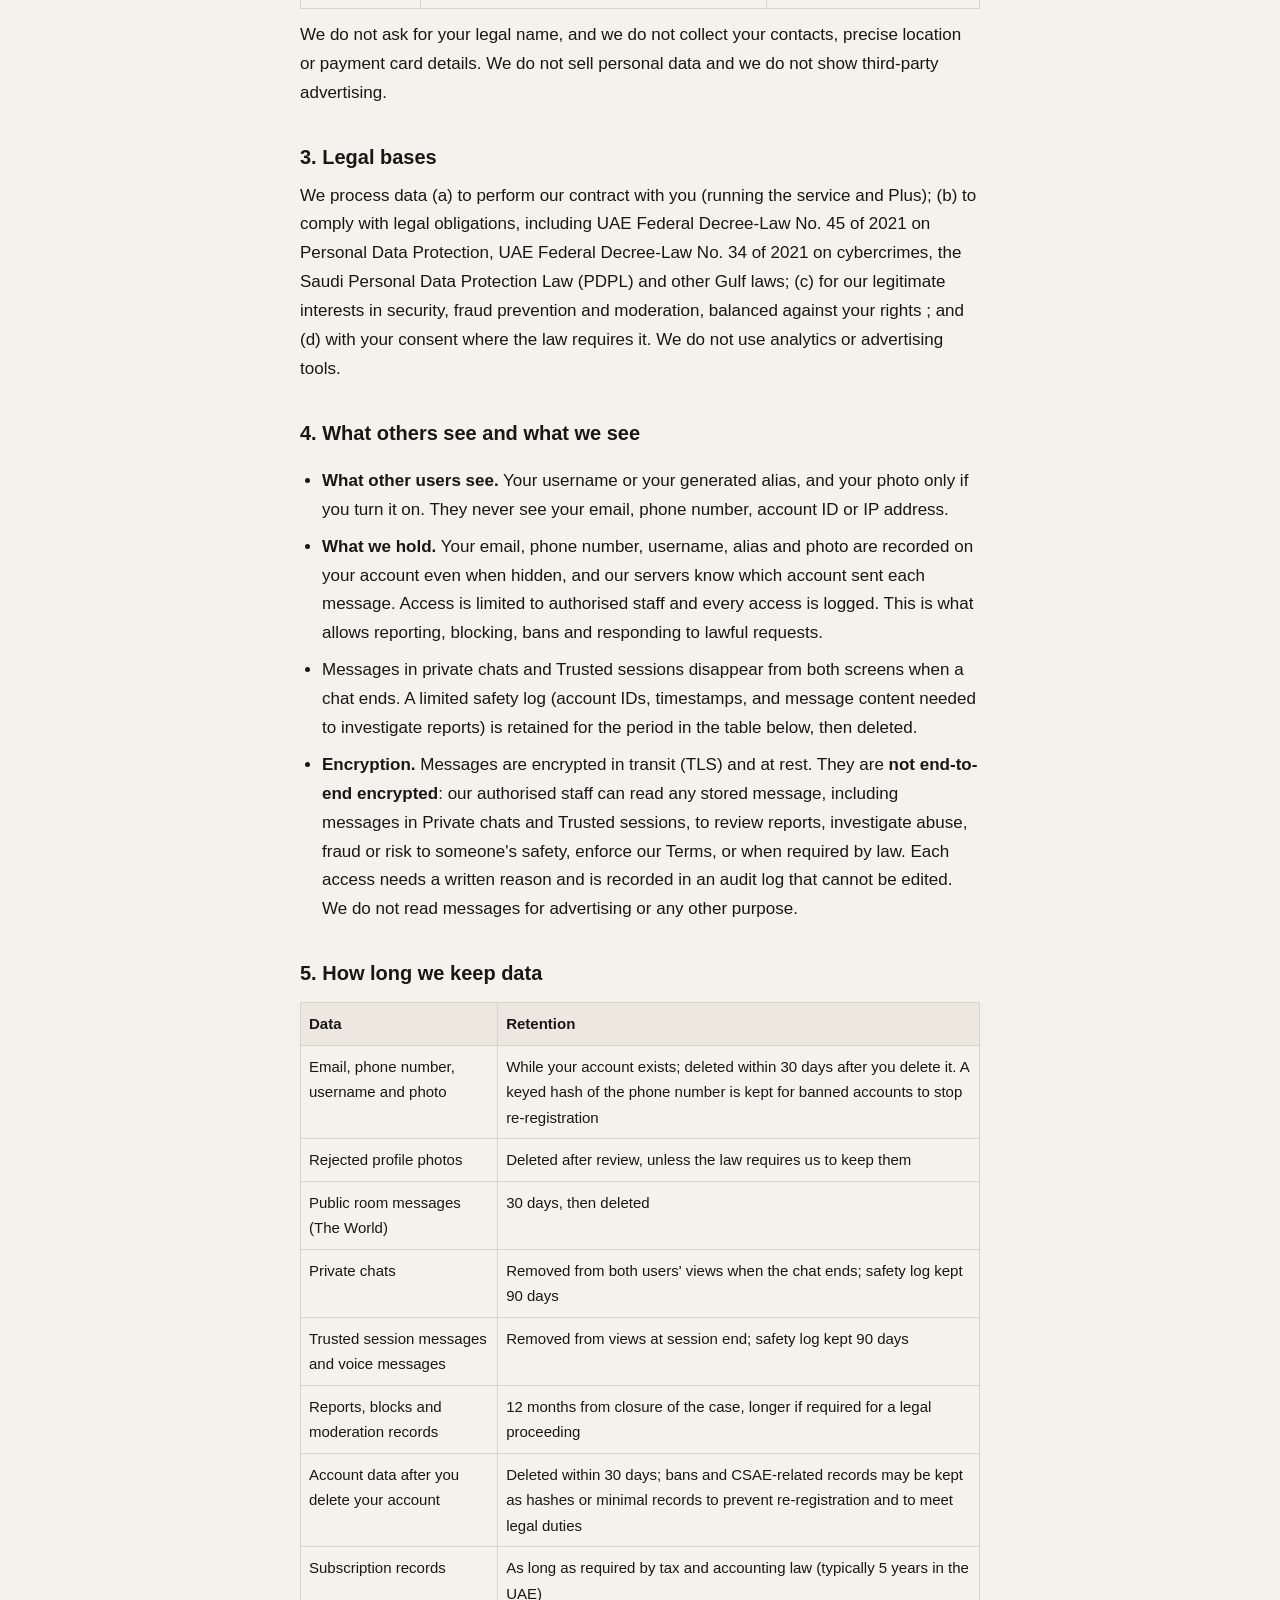
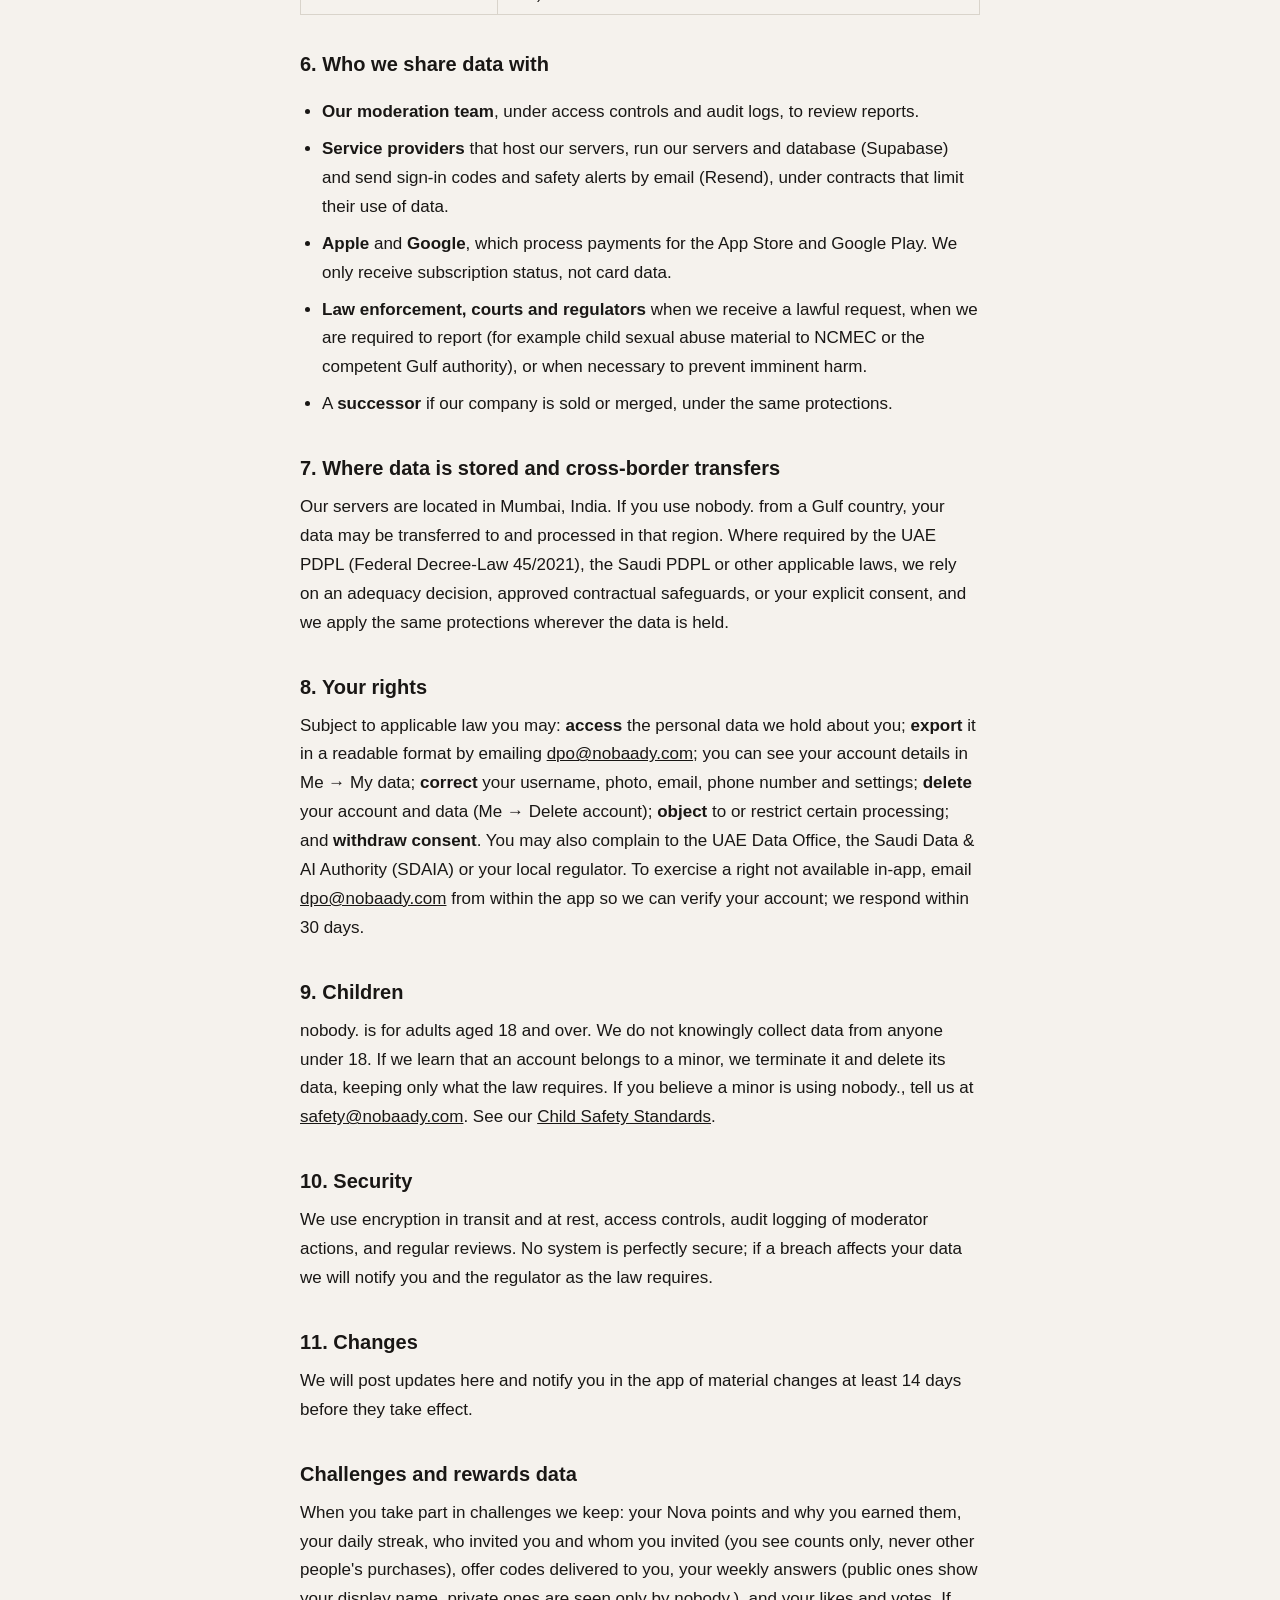
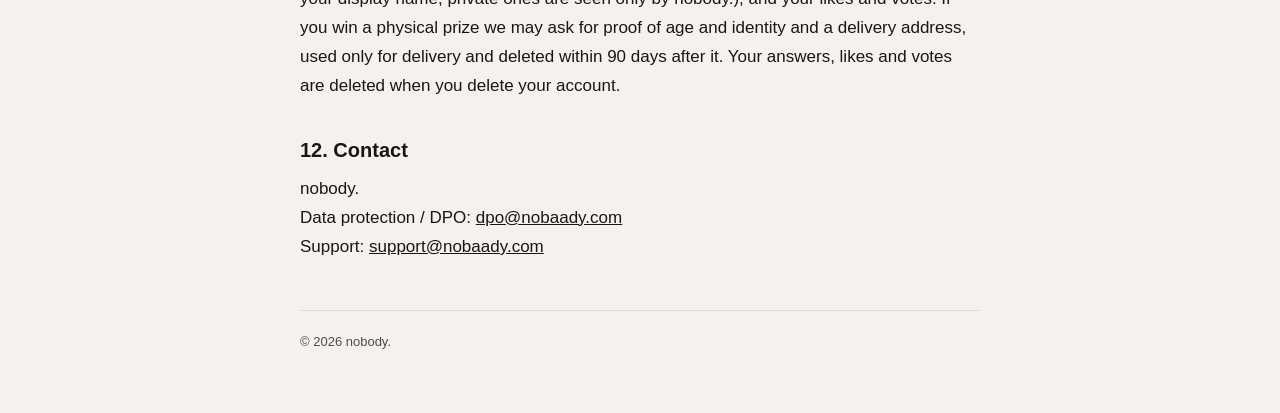
<file: legal/privacy-en.html>
<!DOCTYPE html>
<html lang="en" dir="ltr">
<head>
<meta charset="utf-8">
<meta name="viewport" content="width=device-width, initial-scale=1">
<title>nobody. — Privacy Policy</title>
<style>
*{box-sizing:border-box}
body{margin:0;background:#F5F2ED;color:#191715;font-family:-apple-system,BlinkMacSystemFont,"Segoe UI",Roboto,"Helvetica Neue",Arial,sans-serif;line-height:1.7;font-size:17px}
.wrap{max-width:720px;margin:0 auto;padding:40px 20px 60px}
.brand{font-family:Georgia,"Times New Roman",serif;font-size:28px;margin:0 0 4px;font-weight:500}
.brand a{color:inherit;text-decoration:none}
h1{font-family:Georgia,"Times New Roman",serif;font-size:30px;margin:28px 0 6px;font-weight:600}
h2{font-size:20px;margin:32px 0 8px;font-weight:600}
.meta{font-size:14px;opacity:.7;margin:0}
.draft{display:inline-block;border:1px solid #191715;padding:3px 10px;border-radius:999px;font-size:12px;letter-spacing:.5px;margin-top:10px}
p,li{margin:8px 0}
ul{padding-inline-start:22px}
table{width:100%;border-collapse:collapse;font-size:15px;margin:12px 0}
th,td{border:1px solid #d9d4cb;padding:8px;text-align:start;vertical-align:top}
th{background:#ece8e0}
.note{background:#ece8e0;padding:12px 16px;border-radius:8px;margin:16px 0}
footer{margin-top:48px;padding-top:20px;border-top:1px solid #d9d4cb;font-size:13px;opacity:.75}
.lang{font-size:14px;margin:0 0 16px}
a{color:#191715}
</style>
</head>
<body>
<div class="wrap">
  <p class="lang"><a href="index.html">← nobody.</a> · <a href="privacy-ar.html">العربية</a></p>
  <p class="brand"><a href="index.html">nobody.</a></p>
  <h1>Privacy Policy</h1>
  <p class="meta">Version 1.2 · 2026-11-27</p>

  <div class="note"><strong>In one sentence:</strong> other users see only what you choose to show. Your email, phone number, username and photo are registered with us, and only authorised staff can open them, for safety and legal reasons.</div>

  <h2>1. Who is responsible</h2>
  <p>The data controller is PNEUMA GENERAL TRADING L.L.C – O.P.C, Building 5, Madinat Al Riyadh, Abu Dhabi, United Arab Emirates, which operates nobody. ("we"). Data protection contact / DPO: <a href="mailto:dpo@nobaady.com">dpo@nobaady.com</a>. This policy applies to the nobody. app and this website.</p>

  <h2>2. What we collect</h2>
  <table>
    <tr><th>Data</th><th>Details</th><th>Why</th></tr>
    <tr><td>Account ID and session token</td><td>An internal ID and a token that keeps you signed in</td><td>Run your account, prevent duplicate or banned accounts, security</td></tr>
    <tr><td>Email and phone number</td><td>Required to register. Your email is confirmed with a code. Never shown to other users</td><td>Sign-in, account recovery, one person one account, keeping banned people out, safety and legal requests</td></tr>
    <tr><td>Username and generated alias</td><td>A username you choose, and an alias we generate. You choose which one others see</td><td>Show you to other users; our team can always see both</td></tr>
    <tr><td>Profile photo (optional)</td><td>A photo you upload or a symbol you pick. Uploaded photos are checked by our moderators before anyone else can see them. You can hide or remove your photo at any time</td><td>Show you to other users when you turn it on; moderation</td></tr>
    <tr><td>Language and rooms</td><td>The app language and the rooms you open</td><td>Show you the right rooms and language</td></tr>
    <tr><td>Messages</td><td>Text you send in The World, Private chats and Trusted, with timestamps and the account IDs involved</td><td>Deliver the chat, moderation, safety, legal obligations</td></tr>
    <tr><td>Voice messages</td><td>Recordings you send in a Trusted session. Your voice can identify you. Rooms and private chats do not accept voice</td><td>Deliver the session, safety, legal obligations</td></tr>
    <tr><td>Reports and blocks</td><td>Who reported whom, the reason, and the reported messages</td><td>Enforce our rules, protect users, respond to authorities</td></tr>
    <tr><td>Moderation records</td><td>Warnings, mutes, suspensions, bans and the audit log of moderator actions</td><td>Accountability, appeals, legal compliance</td></tr>
    <tr><td>Subscription status</td><td>Whether Plus is active, plan and expiry, Trusted session purchases and bookings, and the App Store or Google Play transaction identifier. Without Plus: a count of the room messages you sent and the chat requests you accepted today</td><td>Unlock Plus features and apply the daily allowance. <strong>We never receive your card number</strong></td></tr>
  </table>
  <p>We do not ask for your legal name, and we do not collect your contacts, precise location or payment card details. We do not sell personal data and we do not show third-party advertising.</p>

  <h2>3. Legal bases</h2>
  <p>We process data (a) to perform our contract with you (running the service and Plus); (b) to comply with legal obligations, including UAE Federal Decree-Law No. 45 of 2021 on Personal Data Protection, UAE Federal Decree-Law No. 34 of 2021 on cybercrimes, the Saudi Personal Data Protection Law (PDPL) and other Gulf laws; (c) for our legitimate interests in security, fraud prevention and moderation, balanced against your rights ; and (d) with your consent where the law requires it. We do not use analytics or advertising tools.</p>

  <h2>4. What others see and what we see</h2>
  <ul>
    <li><strong>What other users see.</strong> Your username or your generated alias, and your photo only if you turn it on. They never see your email, phone number, account ID or IP address.</li>
    <li><strong>What we hold.</strong> Your email, phone number, username, alias and photo are recorded on your account even when hidden, and our servers know which account sent each message. Access is limited to authorised staff and every access is logged. This is what allows reporting, blocking, bans and responding to lawful requests.</li>
    <li>Messages in private chats and Trusted sessions disappear from both screens when a chat ends. A limited safety log (account IDs, timestamps, and message content needed to investigate reports) is retained for the period in the table below, then deleted.</li>
    <li><strong>Encryption.</strong> Messages are encrypted in transit (TLS) and at rest. They are <strong>not end-to-end encrypted</strong>: our authorised staff can read any stored message, including messages in Private chats and Trusted sessions, to review reports, investigate abuse, fraud or risk to someone's safety, enforce our Terms, or when required by law. Each access needs a written reason and is recorded in an audit log that cannot be edited. We do not read messages for advertising or any other purpose.</li>
  </ul>

  <h2 id="delete">5. How long we keep data </h2>
  <table>
    <tr><th>Data</th><th>Retention</th></tr>
    <tr><td>Email, phone number, username and photo</td><td>While your account exists; deleted within 30 days after you delete it. A keyed hash of the phone number is kept for banned accounts to stop re-registration</td></tr>
    <tr><td>Rejected profile photos</td><td>Deleted after review, unless the law requires us to keep them</td></tr>
    <tr><td>Public room messages (The World)</td><td>30 days, then deleted</td></tr>
    <tr><td>Private chats</td><td>Removed from both users' views when the chat ends; safety log kept 90 days</td></tr>
    <tr><td>Trusted session messages and voice messages</td><td>Removed from views at session end; safety log kept 90 days</td></tr>
    <tr><td>Reports, blocks and moderation records</td><td>12 months from closure of the case, longer if required for a legal proceeding</td></tr>
    <tr><td>Account data after you delete your account</td><td>Deleted within 30 days; bans and CSAE-related records may be kept as hashes or minimal records to prevent re-registration and to meet legal duties</td></tr>
    <tr><td>Subscription records</td><td>As long as required by tax and accounting law (typically 5 years in the UAE)</td></tr>
  </table>

  <h2>6. Who we share data with</h2>
  <ul>
    <li><strong>Our moderation team</strong>, under access controls and audit logs, to review reports.</li>
    <li><strong>Service providers</strong> that host our servers, run our servers and database (Supabase) and send sign-in codes and safety alerts by email (Resend), under contracts that limit their use of data.</li>
    <li><strong>Apple</strong> and <strong>Google</strong>, which process payments for the App Store and Google Play. We only receive subscription status, not card data.</li>
    <li><strong>Law enforcement, courts and regulators</strong> when we receive a lawful request, when we are required to report (for example child sexual abuse material to NCMEC or the competent Gulf authority), or when necessary to prevent imminent harm.</li>
    <li>A <strong>successor</strong> if our company is sold or merged, under the same protections.</li>
  </ul>

  <h2>7. Where data is stored and cross-border transfers</h2>
  <p>Our servers are located in Mumbai, India. If you use nobody. from a Gulf country, your data may be transferred to and processed in that region. Where required by the UAE PDPL (Federal Decree-Law 45/2021), the Saudi PDPL or other applicable laws, we rely on an adequacy decision, approved contractual safeguards, or your explicit consent, and we apply the same protections wherever the data is held.</p>

  <h2>8. Your rights</h2>
  <p>Subject to applicable law you may: <strong>access</strong> the personal data we hold about you; <strong>export</strong> it in a readable format by emailing <a href="mailto:dpo@nobaady.com">dpo@nobaady.com</a>; you can see your account details in Me → My data; <strong>correct</strong> your username, photo, email, phone number and settings; <strong>delete</strong> your account and data (Me → Delete account); <strong>object</strong> to or restrict certain processing; and <strong>withdraw consent</strong>. You may also complain to the UAE Data Office, the Saudi Data &amp; AI Authority (SDAIA) or your local regulator. To exercise a right not available in-app, email <a href="mailto:dpo@nobaady.com">dpo@nobaady.com</a> from within the app so we can verify your account; we respond within 30 days.</p>

  <h2>9. Children</h2>
  <p>nobody. is for adults aged 18 and over. We do not knowingly collect data from anyone under 18. If we learn that an account belongs to a minor, we terminate it and delete its data, keeping only what the law requires. If you believe a minor is using nobody., tell us at <a href="mailto:safety@nobaady.com">safety@nobaady.com</a>. See our <a href="child-safety-en.html">Child Safety Standards</a>.</p>

  <h2>10. Security</h2>
  <p>We use encryption in transit and at rest, access controls, audit logging of moderator actions, and regular reviews. No system is perfectly secure; if a breach affects your data we will notify you and the regulator as the law requires.</p>

  <h2>11. Changes</h2>
  <p>We will post updates here and notify you in the app of material changes at least 14 days before they take effect.</p>

  <h2>Challenges and rewards data</h2>
  <p>When you take part in challenges we keep: your Nova points and why you earned them, your daily streak, who invited you and whom you invited (you see counts only, never other people's purchases), offer codes delivered to you, your weekly answers (public ones show your display name, private ones are seen only by nobody.), and your likes and votes. If you win a physical prize we may ask for proof of age and identity and a delivery address, used only for delivery and deleted within 90 days after it. Your answers, likes and votes are deleted when you delete your account.</p>

  <h2>12. Contact</h2>
  <p>nobody.<br>
  Data protection / DPO: <a href="mailto:dpo@nobaady.com">dpo@nobaady.com</a><br>
  Support: <a href="mailto:support@nobaady.com">support@nobaady.com</a></p>

  <footer>© 2026 nobody.</footer>
</div>
</body>
</html>
</file>
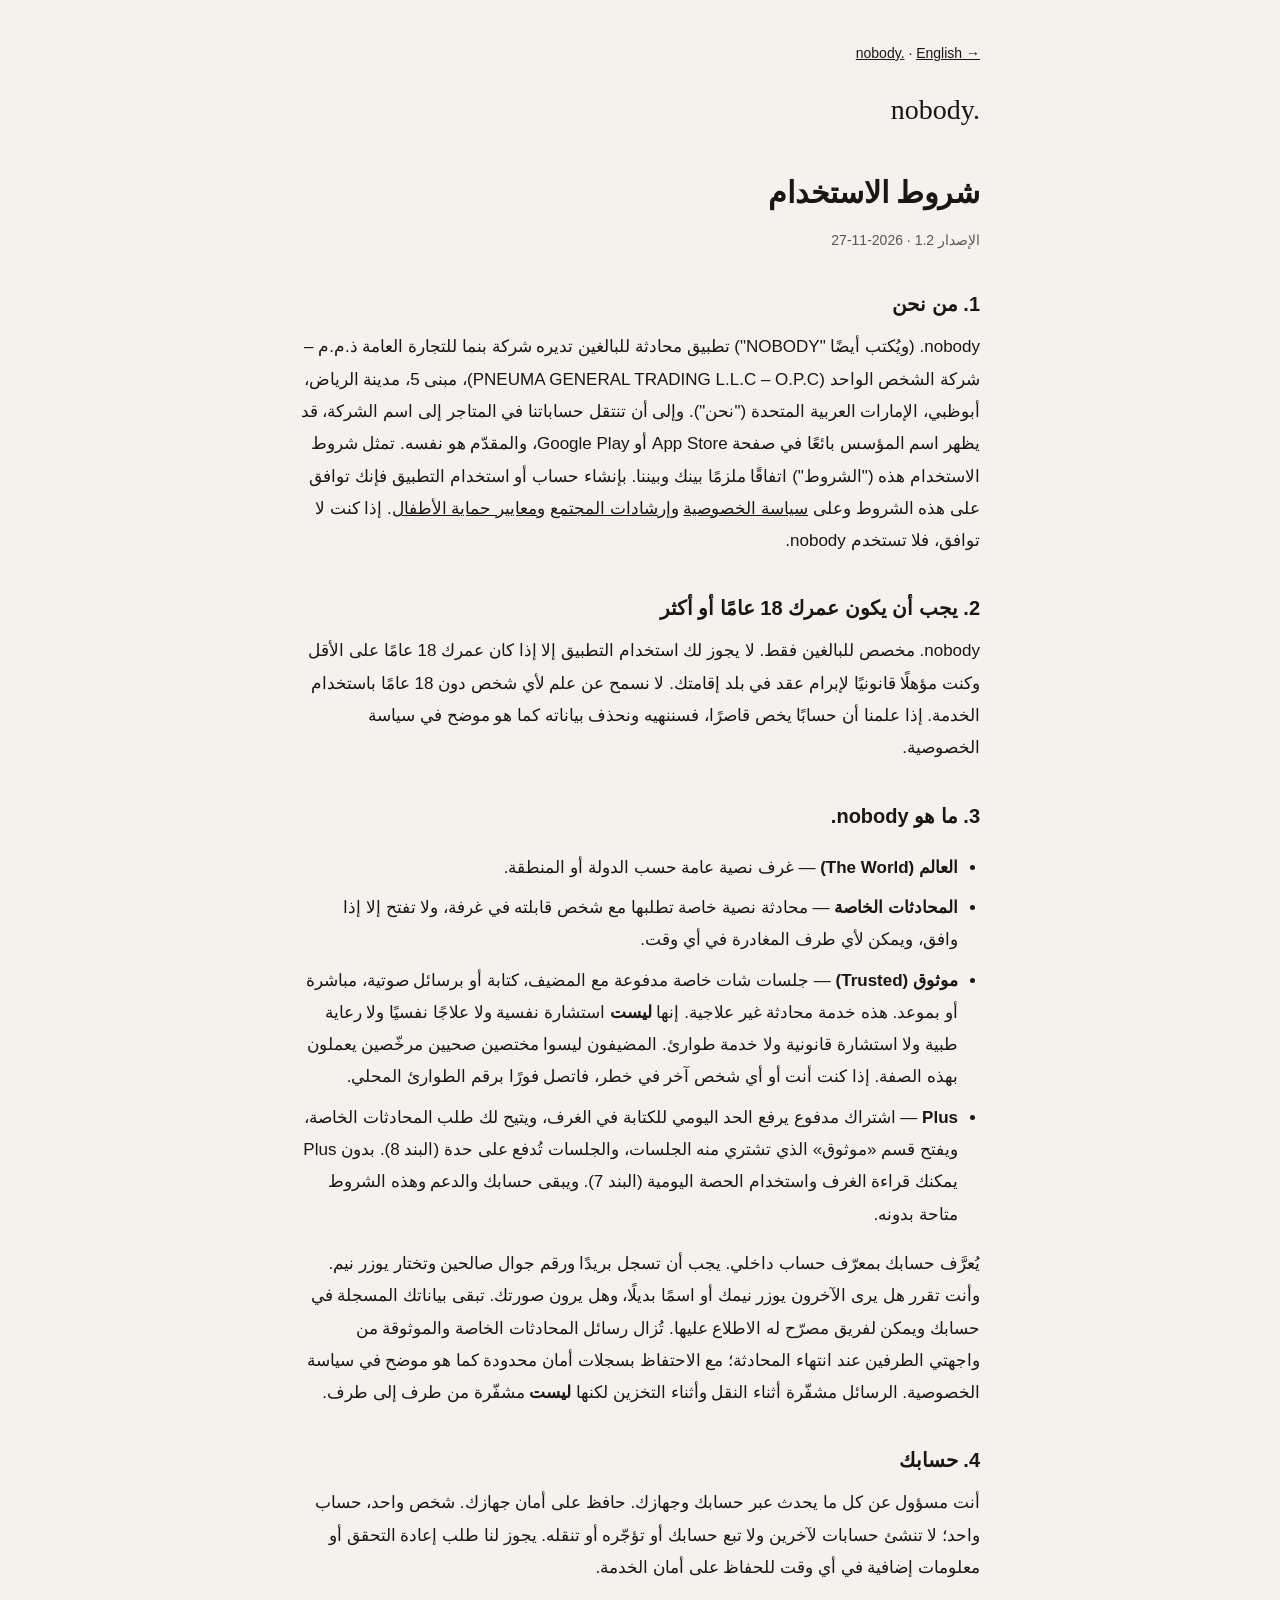
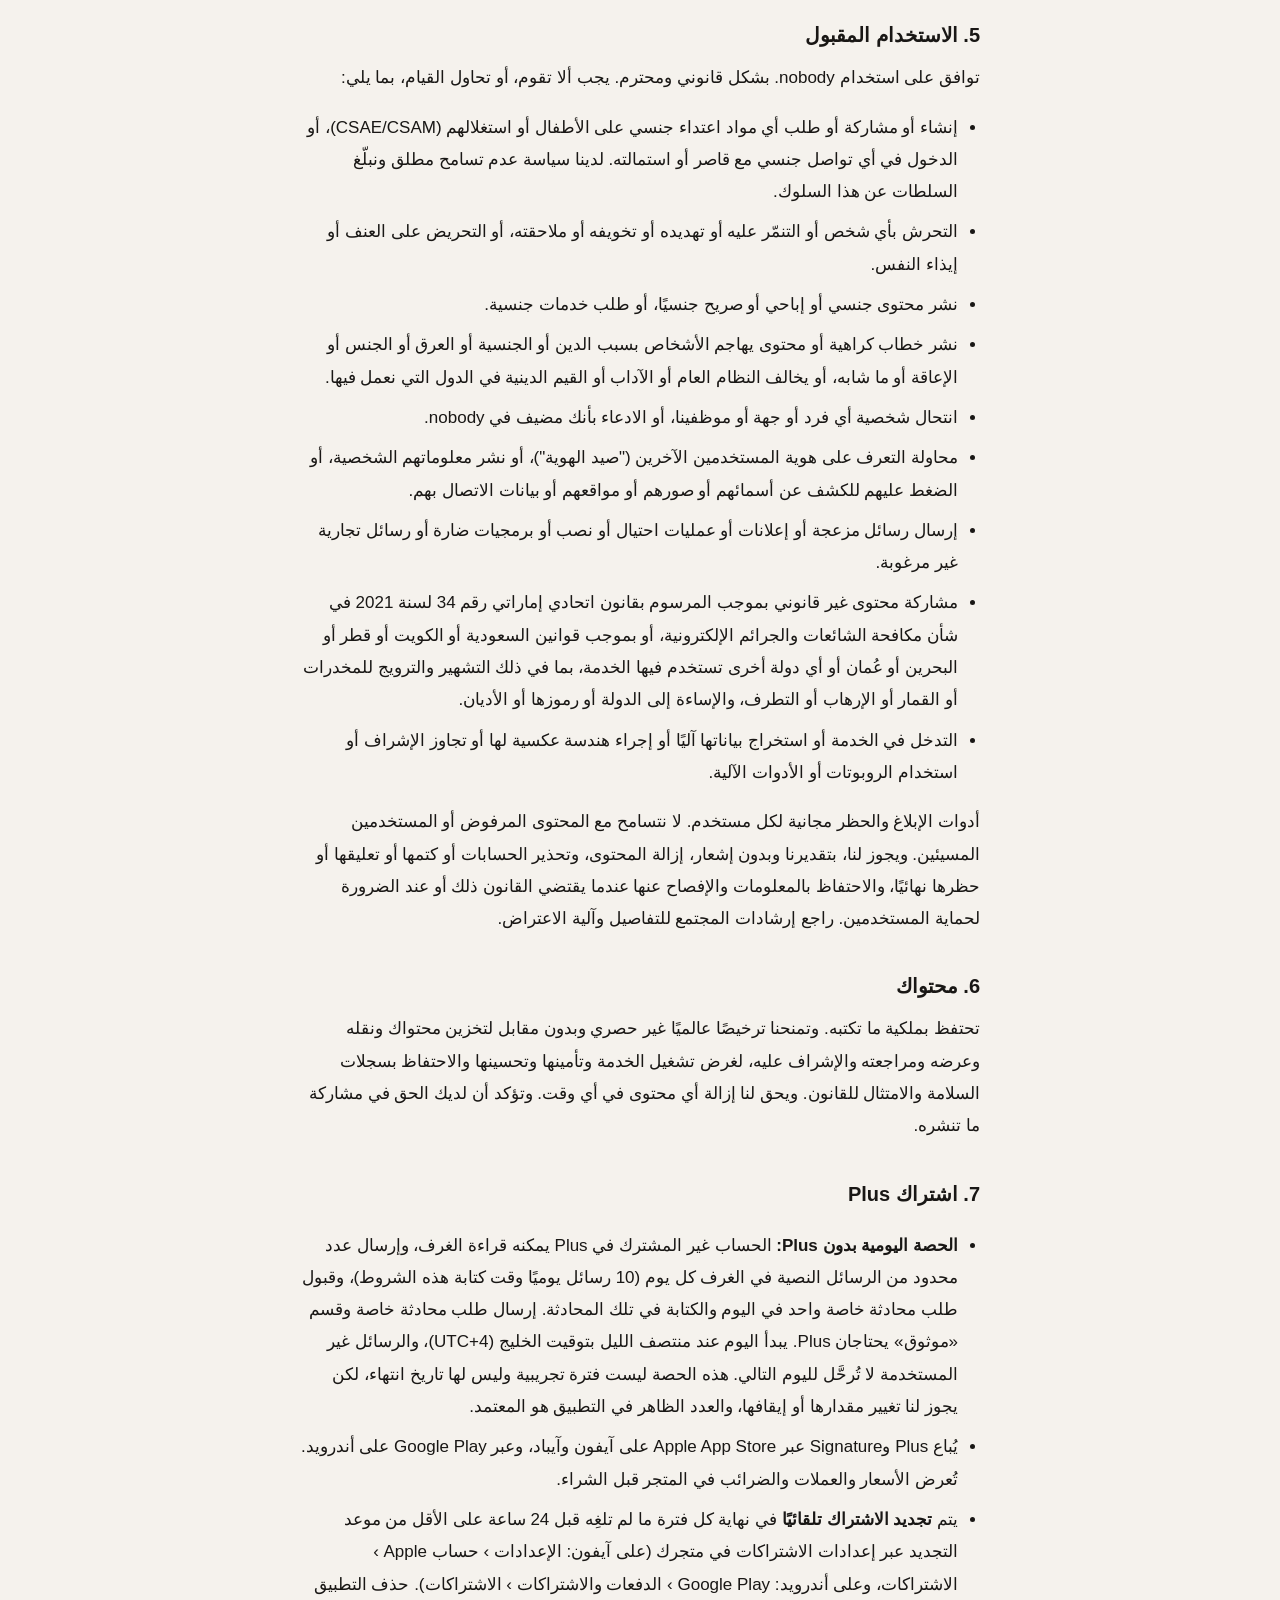
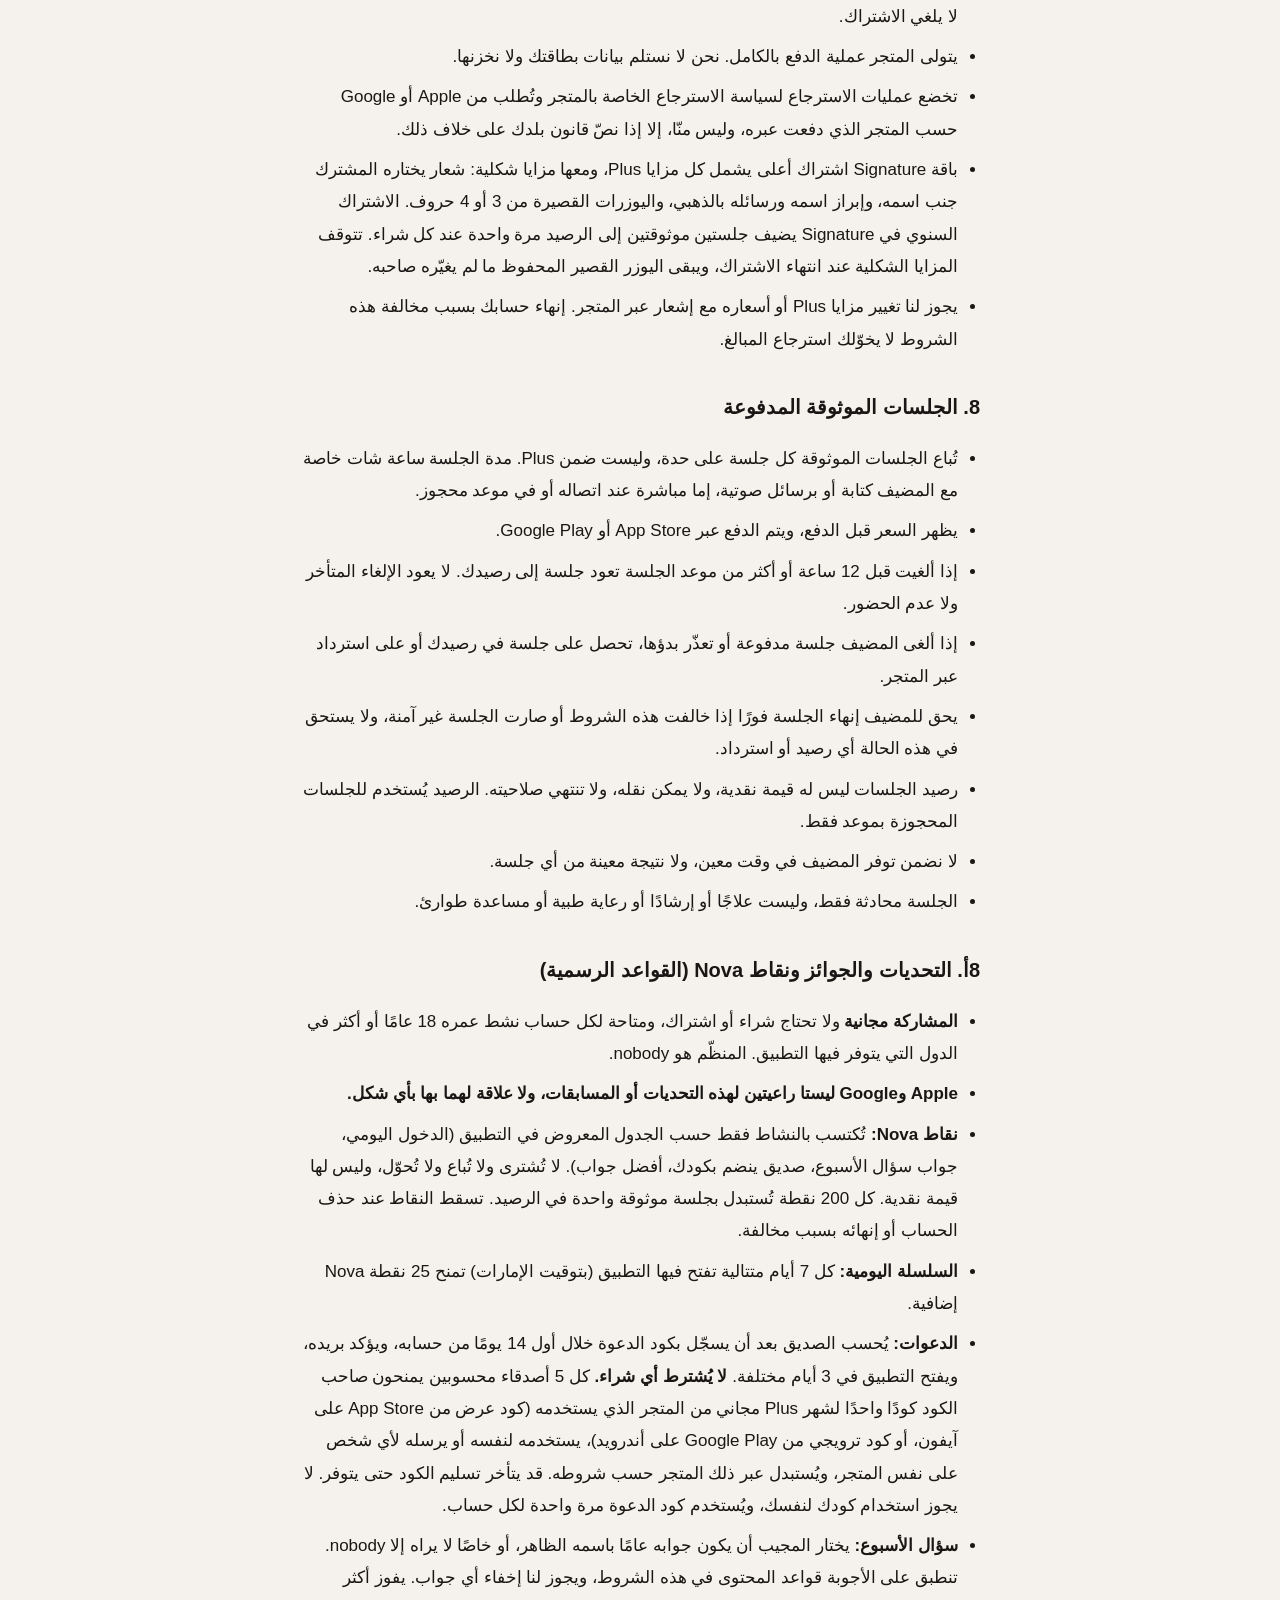
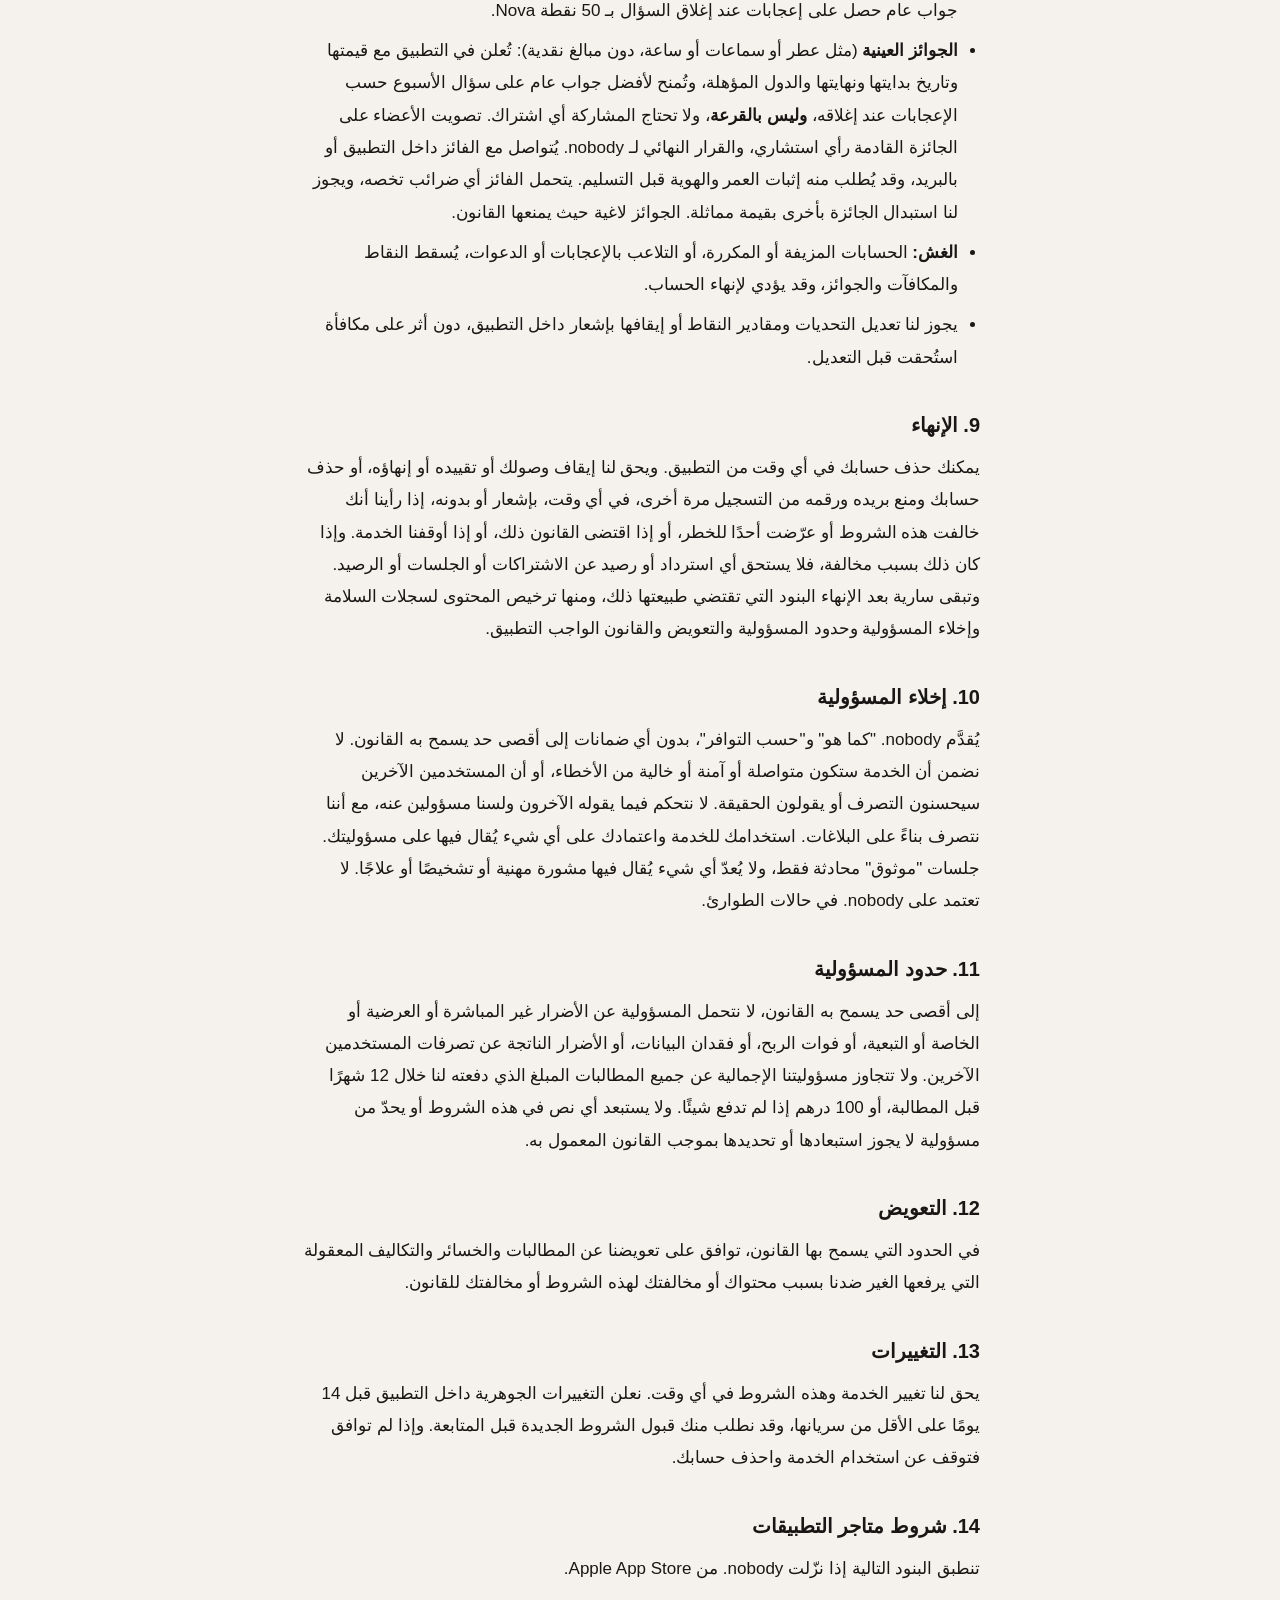
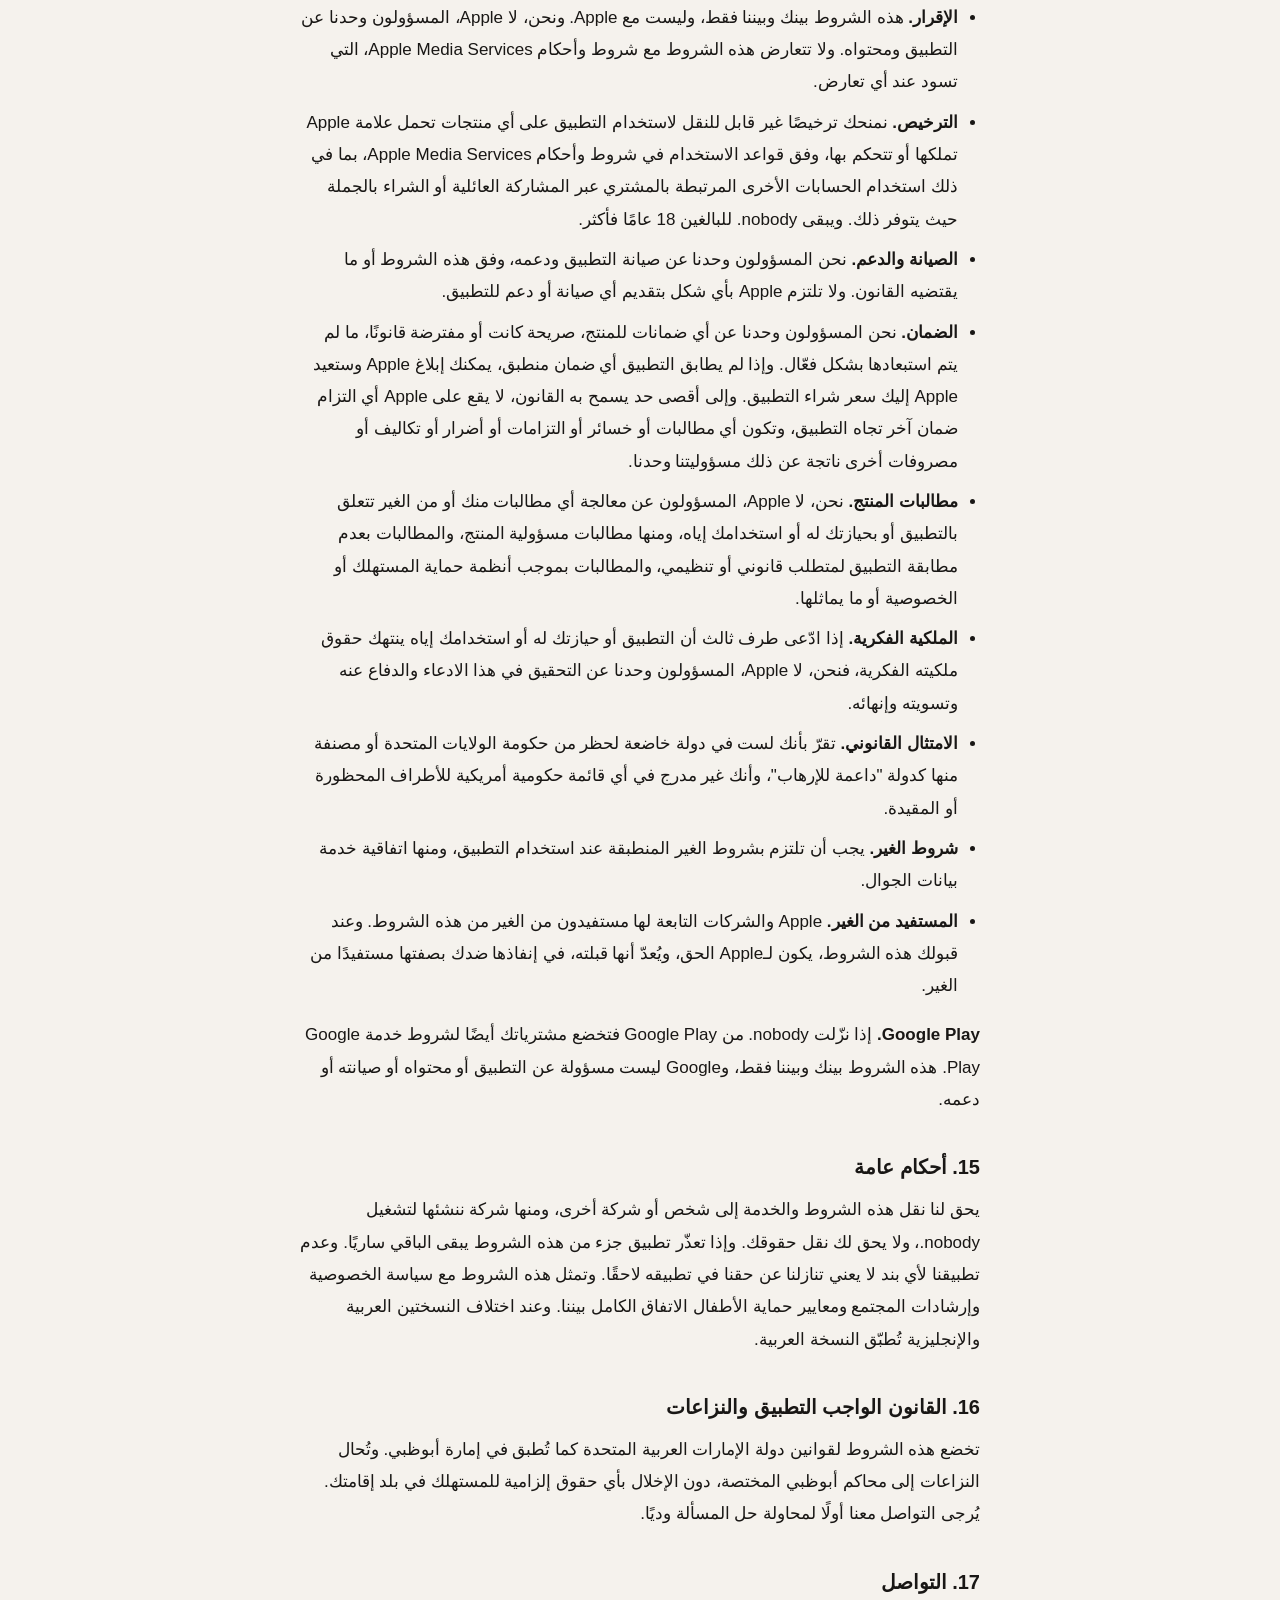
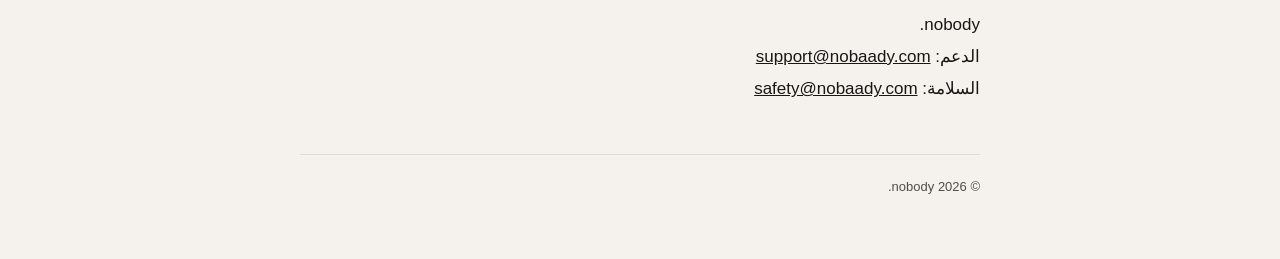
<file: legal/terms-ar.html>
<!DOCTYPE html>
<html lang="ar" dir="rtl">
<head>
<meta charset="utf-8">
<meta name="viewport" content="width=device-width, initial-scale=1">
<title>nobody. — شروط الاستخدام</title>
<style>
*{box-sizing:border-box}
body{margin:0;background:#F5F2ED;color:#191715;font-family:-apple-system,BlinkMacSystemFont,"Segoe UI","Noto Sans Arabic","Noto Naskh Arabic",Tahoma,Arial,sans-serif;line-height:1.9;font-size:17px}
.wrap{max-width:720px;margin:0 auto;padding:40px 20px 60px}
.brand{font-family:Georgia,"Times New Roman",serif;font-size:28px;margin:0 0 4px;font-weight:500;direction:ltr;text-align:right}
.brand a{color:inherit;text-decoration:none}
h1{font-family:Georgia,"Times New Roman","Noto Naskh Arabic",serif;font-size:30px;margin:28px 0 6px;font-weight:600}
h2{font-size:20px;margin:32px 0 8px;font-weight:600}
.meta{font-size:14px;opacity:.7;margin:0}
.draft{display:inline-block;border:1px solid #191715;padding:3px 10px;border-radius:999px;font-size:12px;letter-spacing:.5px;margin-top:10px}
p,li{margin:8px 0}
ul{padding-inline-start:22px}
.note{background:#ece8e0;padding:12px 16px;border-radius:8px;margin:16px 0}
footer{margin-top:48px;padding-top:20px;border-top:1px solid #d9d4cb;font-size:13px;opacity:.75}
.lang{font-size:14px;margin:0 0 16px}
a{color:#191715}
</style>
</head>
<body>
<div class="wrap">
  <p class="lang"><a href="index.html">→ nobody.</a> · <a href="terms-en.html">English</a></p>
  <p class="brand"><a href="index.html">nobody.</a></p>
  <h1>شروط الاستخدام</h1>
  <p class="meta">الإصدار 1.2 · 2026-11-27</p>

  <h2>1. من نحن</h2>
  <p>nobody. (ويُكتب أيضًا "NOBODY") تطبيق محادثة للبالغين تديره شركة بنما للتجارة العامة ذ.م.م – شركة الشخص الواحد (PNEUMA GENERAL TRADING L.L.C – O.P.C)، مبنى 5، مدينة الرياض، أبوظبي، الإمارات العربية المتحدة ("نحن"). وإلى أن تنتقل حساباتنا في المتاجر إلى اسم الشركة، قد يظهر اسم المؤسس بائعًا في صفحة App Store أو Google Play، والمقدّم هو نفسه. تمثل شروط الاستخدام هذه ("الشروط") اتفاقًا ملزمًا بينك وبيننا. بإنشاء حساب أو استخدام التطبيق فإنك توافق على هذه الشروط وعلى <a href="privacy-ar.html">سياسة الخصوصية</a> و<a href="community-guidelines-ar.html">إرشادات المجتمع</a> و<a href="child-safety-ar.html">معايير حماية الأطفال</a>. إذا كنت لا توافق، فلا تستخدم nobody.</p>

  <h2>2. يجب أن يكون عمرك 18 عامًا أو أكثر</h2>
  <p>nobody. مخصص للبالغين فقط. لا يجوز لك استخدام التطبيق إلا إذا كان عمرك 18 عامًا على الأقل وكنت مؤهلًا قانونيًا لإبرام عقد في بلد إقامتك. لا نسمح عن علم لأي شخص دون 18 عامًا باستخدام الخدمة. إذا علمنا أن حسابًا يخص قاصرًا، فسننهيه ونحذف بياناته كما هو موضح في سياسة الخصوصية.</p>

  <h2>3. ما هو nobody.</h2>
  <ul>
    <li><strong>العالم (The World)</strong> — غرف نصية عامة حسب الدولة أو المنطقة.</li>
    <li><strong>المحادثات الخاصة</strong> — محادثة نصية خاصة تطلبها مع شخص قابلته في غرفة، ولا تفتح إلا إذا وافق، ويمكن لأي طرف المغادرة في أي وقت.</li>
    <li><strong>موثوق (Trusted)</strong> — جلسات شات خاصة مدفوعة مع المضيف، كتابة أو برسائل صوتية، مباشرة أو بموعد. هذه خدمة محادثة غير علاجية. إنها <strong>ليست</strong> استشارة نفسية ولا علاجًا نفسيًا ولا رعاية طبية ولا استشارة قانونية ولا خدمة طوارئ. المضيفون ليسوا مختصين صحيين مرخّصين يعملون بهذه الصفة. إذا كنت أنت أو أي شخص آخر في خطر، فاتصل فورًا برقم الطوارئ المحلي.</li>
    <li><strong>Plus</strong> — اشتراك مدفوع يرفع الحد اليومي للكتابة في الغرف، ويتيح لك طلب المحادثات الخاصة، ويفتح قسم «موثوق» الذي تشتري منه الجلسات، والجلسات تُدفع على حدة (البند 8). بدون Plus يمكنك قراءة الغرف واستخدام الحصة اليومية (البند 7). ويبقى حسابك والدعم وهذه الشروط متاحة بدونه.</li>
  </ul>
  <p>يُعرَّف حسابك بمعرّف حساب داخلي. يجب أن تسجل بريدًا ورقم جوال صالحين وتختار يوزر نيم. وأنت تقرر هل يرى الآخرون يوزر نيمك أو اسمًا بديلًا، وهل يرون صورتك. تبقى بياناتك المسجلة في حسابك ويمكن لفريق مصرّح له الاطلاع عليها. تُزال رسائل المحادثات الخاصة والموثوقة من واجهتي الطرفين عند انتهاء المحادثة؛ مع الاحتفاظ بسجلات أمان محدودة كما هو موضح في سياسة الخصوصية. الرسائل مشفّرة أثناء النقل وأثناء التخزين لكنها <strong>ليست</strong> مشفّرة من طرف إلى طرف.</p>

  <h2>4. حسابك</h2>
  <p>أنت مسؤول عن كل ما يحدث عبر حسابك وجهازك. حافظ على أمان جهازك. شخص واحد، حساب واحد؛ لا تنشئ حسابات لآخرين ولا تبع حسابك أو تؤجّره أو تنقله. يجوز لنا طلب إعادة التحقق أو معلومات إضافية في أي وقت للحفاظ على أمان الخدمة.</p>

  <h2>5. الاستخدام المقبول</h2>
  <p>توافق على استخدام nobody. بشكل قانوني ومحترم. يجب ألا تقوم، أو تحاول القيام، بما يلي:</p>
  <ul>
    <li>إنشاء أو مشاركة أو طلب أي مواد اعتداء جنسي على الأطفال أو استغلالهم (CSAE/CSAM)، أو الدخول في أي تواصل جنسي مع قاصر أو استمالته. لدينا سياسة عدم تسامح مطلق ونبلّغ السلطات عن هذا السلوك.</li>
    <li>التحرش بأي شخص أو التنمّر عليه أو تهديده أو تخويفه أو ملاحقته، أو التحريض على العنف أو إيذاء النفس.</li>
    <li>نشر محتوى جنسي أو إباحي أو صريح جنسيًا، أو طلب خدمات جنسية.</li>
    <li>نشر خطاب كراهية أو محتوى يهاجم الأشخاص بسبب الدين أو الجنسية أو العرق أو الجنس أو الإعاقة أو ما شابه، أو يخالف النظام العام أو الآداب أو القيم الدينية في الدول التي نعمل فيها.</li>
    <li>انتحال شخصية أي فرد أو جهة أو موظفينا، أو الادعاء بأنك مضيف في nobody.</li>
    <li>محاولة التعرف على هوية المستخدمين الآخرين ("صيد الهوية")، أو نشر معلوماتهم الشخصية، أو الضغط عليهم للكشف عن أسمائهم أو صورهم أو مواقعهم أو بيانات الاتصال بهم.</li>
    <li>إرسال رسائل مزعجة أو إعلانات أو عمليات احتيال أو نصب أو برمجيات ضارة أو رسائل تجارية غير مرغوبة.</li>
    <li>مشاركة محتوى غير قانوني بموجب المرسوم بقانون اتحادي إماراتي رقم 34 لسنة 2021 في شأن مكافحة الشائعات والجرائم الإلكترونية، أو بموجب قوانين السعودية أو الكويت أو قطر أو البحرين أو عُمان أو أي دولة أخرى تستخدم فيها الخدمة، بما في ذلك التشهير والترويج للمخدرات أو القمار أو الإرهاب أو التطرف، والإساءة إلى الدولة أو رموزها أو الأديان.</li>
    <li>التدخل في الخدمة أو استخراج بياناتها آليًا أو إجراء هندسة عكسية لها أو تجاوز الإشراف أو استخدام الروبوتات أو الأدوات الآلية.</li>
  </ul>
  <p>أدوات الإبلاغ والحظر مجانية لكل مستخدم. لا نتسامح مع المحتوى المرفوض أو المستخدمين المسيئين. ويجوز لنا، بتقديرنا وبدون إشعار، إزالة المحتوى، وتحذير الحسابات أو كتمها أو تعليقها أو حظرها نهائيًا، والاحتفاظ بالمعلومات والإفصاح عنها عندما يقتضي القانون ذلك أو عند الضرورة لحماية المستخدمين. راجع إرشادات المجتمع للتفاصيل وآلية الاعتراض.</p>

  <h2>6. محتواك</h2>
  <p>تحتفظ بملكية ما تكتبه. وتمنحنا ترخيصًا عالميًا غير حصري وبدون مقابل لتخزين محتواك ونقله وعرضه ومراجعته والإشراف عليه، لغرض تشغيل الخدمة وتأمينها وتحسينها والاحتفاظ بسجلات السلامة والامتثال للقانون. ويحق لنا إزالة أي محتوى في أي وقت. وتؤكد أن لديك الحق في مشاركة ما تنشره.</p>

  <h2>7. اشتراك Plus</h2>
  <ul>
    <li><strong>الحصة اليومية بدون Plus:</strong> الحساب غير المشترك في Plus يمكنه قراءة الغرف، وإرسال عدد محدود من الرسائل النصية في الغرف كل يوم (10 رسائل يوميًا وقت كتابة هذه الشروط)، وقبول طلب محادثة خاصة واحد في اليوم والكتابة في تلك المحادثة. إرسال طلب محادثة خاصة وقسم «موثوق» يحتاجان Plus. يبدأ اليوم عند منتصف الليل بتوقيت الخليج (UTC+4)، والرسائل غير المستخدمة لا تُرحَّل لليوم التالي. هذه الحصة ليست فترة تجريبية وليس لها تاريخ انتهاء، لكن يجوز لنا تغيير مقدارها أو إيقافها، والعدد الظاهر في التطبيق هو المعتمد.</li>
    <li>يُباع Plus وSignature عبر Apple App Store على آيفون وآيباد، وعبر Google Play على أندرويد. تُعرض الأسعار والعملات والضرائب في المتجر قبل الشراء.</li>
    <li>يتم <strong>تجديد الاشتراك تلقائيًا</strong> في نهاية كل فترة ما لم تلغِه قبل 24 ساعة على الأقل من موعد التجديد عبر إعدادات الاشتراكات في متجرك (على آيفون: الإعدادات › حساب Apple › الاشتراكات، وعلى أندرويد: Google Play › الدفعات والاشتراكات › الاشتراكات). حذف التطبيق لا يلغي الاشتراك.</li>
    <li>يتولى المتجر عملية الدفع بالكامل. نحن لا نستلم بيانات بطاقتك ولا نخزنها.</li>
    <li>تخضع عمليات الاسترجاع لسياسة الاسترجاع الخاصة بالمتجر وتُطلب من Apple أو Google حسب المتجر الذي دفعت عبره، وليس منّا، إلا إذا نصّ قانون بلدك على خلاف ذلك.</li>
    <li>باقة Signature اشتراك أعلى يشمل كل مزايا Plus، ومعها مزايا شكلية: شعار يختاره المشترك جنب اسمه، وإبراز اسمه ورسائله بالذهبي، واليوزرات القصيرة من 3 أو 4 حروف. الاشتراك السنوي في Signature يضيف جلستين موثوقتين إلى الرصيد مرة واحدة عند كل شراء. تتوقف المزايا الشكلية عند انتهاء الاشتراك، ويبقى اليوزر القصير المحفوظ ما لم يغيّره صاحبه.</li>
    <li>يجوز لنا تغيير مزايا Plus أو أسعاره مع إشعار عبر المتجر. إنهاء حسابك بسبب مخالفة هذه الشروط لا يخوّلك استرجاع المبالغ.</li>
  </ul>

  <h2>8. الجلسات الموثوقة المدفوعة</h2>
  <ul>
    <li>تُباع الجلسات الموثوقة كل جلسة على حدة، وليست ضمن Plus. مدة الجلسة ساعة شات خاصة مع المضيف كتابة أو برسائل صوتية، إما مباشرة عند اتصاله أو في موعد محجوز.</li>
    <li>يظهر السعر قبل الدفع، ويتم الدفع عبر App Store أو Google Play.</li>
    <li>إذا ألغيت قبل 12 ساعة أو أكثر من موعد الجلسة تعود جلسة إلى رصيدك. لا يعود الإلغاء المتأخر ولا عدم الحضور.</li>
    <li>إذا ألغى المضيف جلسة مدفوعة أو تعذّر بدؤها، تحصل على جلسة في رصيدك أو على استرداد عبر المتجر.</li>
    <li>يحق للمضيف إنهاء الجلسة فورًا إذا خالفت هذه الشروط أو صارت الجلسة غير آمنة، ولا يستحق في هذه الحالة أي رصيد أو استرداد.</li>
    <li>رصيد الجلسات ليس له قيمة نقدية، ولا يمكن نقله، ولا تنتهي صلاحيته. الرصيد يُستخدم للجلسات المحجوزة بموعد فقط.</li>
    <li>لا نضمن توفر المضيف في وقت معين، ولا نتيجة معينة من أي جلسة.</li>
    <li>الجلسة محادثة فقط، وليست علاجًا أو إرشادًا أو رعاية طبية أو مساعدة طوارئ.</li>
  </ul>

  <h2>8أ. التحديات والجوائز ونقاط Nova (القواعد الرسمية)</h2>
  <ul>
    <li><strong>المشاركة مجانية</strong> ولا تحتاج شراء أو اشتراك، ومتاحة لكل حساب نشط عمره 18 عامًا أو أكثر في الدول التي يتوفر فيها التطبيق. المنظّم هو nobody.</li>
    <li><strong>Apple وGoogle ليستا راعيتين لهذه التحديات أو المسابقات، ولا علاقة لهما بها بأي شكل.</strong></li>
    <li><strong>نقاط Nova:</strong> تُكتسب بالنشاط فقط حسب الجدول المعروض في التطبيق (الدخول اليومي، جواب سؤال الأسبوع، صديق ينضم بكودك، أفضل جواب). لا تُشترى ولا تُباع ولا تُحوّل، وليس لها قيمة نقدية. كل 200 نقطة تُستبدل بجلسة موثوقة واحدة في الرصيد. تسقط النقاط عند حذف الحساب أو إنهائه بسبب مخالفة.</li>
    <li><strong>السلسلة اليومية:</strong> كل 7 أيام متتالية تفتح فيها التطبيق (بتوقيت الإمارات) تمنح 25 نقطة Nova إضافية.</li>
    <li><strong>الدعوات:</strong> يُحسب الصديق بعد أن يسجّل بكود الدعوة خلال أول 14 يومًا من حسابه، ويؤكد بريده، ويفتح التطبيق في 3 أيام مختلفة. <strong>لا يُشترط أي شراء.</strong> كل 5 أصدقاء محسوبين يمنحون صاحب الكود كودًا واحدًا لشهر Plus مجاني من المتجر الذي يستخدمه (كود عرض من App Store على آيفون، أو كود ترويجي من Google Play على أندرويد)، يستخدمه لنفسه أو يرسله لأي شخص على نفس المتجر، ويُستبدل عبر ذلك المتجر حسب شروطه. قد يتأخر تسليم الكود حتى يتوفر. لا يجوز استخدام كودك لنفسك، ويُستخدم كود الدعوة مرة واحدة لكل حساب.</li>
    <li><strong>سؤال الأسبوع:</strong> يختار المجيب أن يكون جوابه عامًا باسمه الظاهر، أو خاصًا لا يراه إلا nobody. تنطبق على الأجوبة قواعد المحتوى في هذه الشروط، ويجوز لنا إخفاء أي جواب. يفوز أكثر جواب عام حصل على إعجابات عند إغلاق السؤال بـ 50 نقطة Nova.</li>
    <li><strong>الجوائز العينية</strong> (مثل عطر أو سماعات أو ساعة، دون مبالغ نقدية): تُعلن في التطبيق مع قيمتها وتاريخ بدايتها ونهايتها والدول المؤهلة، وتُمنح لأفضل جواب عام على سؤال الأسبوع حسب الإعجابات عند إغلاقه، <strong>وليس بالقرعة</strong>، ولا تحتاج المشاركة أي اشتراك. تصويت الأعضاء على الجائزة القادمة رأي استشاري، والقرار النهائي لـ nobody. يُتواصل مع الفائز داخل التطبيق أو بالبريد، وقد يُطلب منه إثبات العمر والهوية قبل التسليم. يتحمل الفائز أي ضرائب تخصه، ويجوز لنا استبدال الجائزة بأخرى بقيمة مماثلة. الجوائز لاغية حيث يمنعها القانون.</li>
    <li><strong>الغش:</strong> الحسابات المزيفة أو المكررة، أو التلاعب بالإعجابات أو الدعوات، يُسقط النقاط والمكافآت والجوائز، وقد يؤدي لإنهاء الحساب.</li>
    <li>يجوز لنا تعديل التحديات ومقادير النقاط أو إيقافها بإشعار داخل التطبيق، دون أثر على مكافأة استُحقت قبل التعديل.</li>
  </ul>

  <h2>9. الإنهاء</h2>
  <p>يمكنك حذف حسابك في أي وقت من التطبيق. ويحق لنا إيقاف وصولك أو تقييده أو إنهاؤه، أو حذف حسابك ومنع بريده ورقمه من التسجيل مرة أخرى، في أي وقت، بإشعار أو بدونه، إذا رأينا أنك خالفت هذه الشروط أو عرّضت أحدًا للخطر، أو إذا اقتضى القانون ذلك، أو إذا أوقفنا الخدمة. وإذا كان ذلك بسبب مخالفة، فلا يستحق أي استرداد أو رصيد عن الاشتراكات أو الجلسات أو الرصيد. وتبقى سارية بعد الإنهاء البنود التي تقتضي طبيعتها ذلك، ومنها ترخيص المحتوى لسجلات السلامة وإخلاء المسؤولية وحدود المسؤولية والتعويض والقانون الواجب التطبيق.</p>

  <h2>10. إخلاء المسؤولية</h2>
  <p>يُقدَّم nobody. "كما هو" و"حسب التوافر"، بدون أي ضمانات إلى أقصى حد يسمح به القانون. لا نضمن أن الخدمة ستكون متواصلة أو آمنة أو خالية من الأخطاء، أو أن المستخدمين الآخرين سيحسنون التصرف أو يقولون الحقيقة. لا نتحكم فيما يقوله الآخرون ولسنا مسؤولين عنه، مع أننا نتصرف بناءً على البلاغات. استخدامك للخدمة واعتمادك على أي شيء يُقال فيها على مسؤوليتك. جلسات "موثوق" محادثة فقط، ولا يُعدّ أي شيء يُقال فيها مشورة مهنية أو تشخيصًا أو علاجًا. لا تعتمد على nobody. في حالات الطوارئ.</p>

  <h2>11. حدود المسؤولية</h2>
  <p>إلى أقصى حد يسمح به القانون، لا نتحمل المسؤولية عن الأضرار غير المباشرة أو العرضية أو الخاصة أو التبعية، أو فوات الربح، أو فقدان البيانات، أو الأضرار الناتجة عن تصرفات المستخدمين الآخرين. ولا تتجاوز مسؤوليتنا الإجمالية عن جميع المطالبات المبلغ الذي دفعته لنا خلال 12 شهرًا قبل المطالبة، أو 100 درهم إذا لم تدفع شيئًا. ولا يستبعد أي نص في هذه الشروط أو يحدّ من مسؤولية لا يجوز استبعادها أو تحديدها بموجب القانون المعمول به.</p>

  <h2>12. التعويض</h2>
  <p>في الحدود التي يسمح بها القانون، توافق على تعويضنا عن المطالبات والخسائر والتكاليف المعقولة التي يرفعها الغير ضدنا بسبب محتواك أو مخالفتك لهذه الشروط أو مخالفتك للقانون.</p>

  <h2>13. التغييرات</h2>
  <p>يحق لنا تغيير الخدمة وهذه الشروط في أي وقت. نعلن التغييرات الجوهرية داخل التطبيق قبل 14 يومًا على الأقل من سريانها، وقد نطلب منك قبول الشروط الجديدة قبل المتابعة. وإذا لم توافق فتوقف عن استخدام الخدمة واحذف حسابك.</p>

  <h2>14. شروط متاجر التطبيقات</h2>
  <p>تنطبق البنود التالية إذا نزّلت nobody. من Apple App Store.</p>
  <ul>
    <li><strong>الإقرار.</strong> هذه الشروط بينك وبيننا فقط، وليست مع Apple. ونحن، لا Apple، المسؤولون وحدنا عن التطبيق ومحتواه. ولا تتعارض هذه الشروط مع شروط وأحكام Apple Media Services، التي تسود عند أي تعارض.</li>
    <li><strong>الترخيص.</strong> نمنحك ترخيصًا غير قابل للنقل لاستخدام التطبيق على أي منتجات تحمل علامة Apple تملكها أو تتحكم بها، وفق قواعد الاستخدام في شروط وأحكام Apple Media Services، بما في ذلك استخدام الحسابات الأخرى المرتبطة بالمشتري عبر المشاركة العائلية أو الشراء بالجملة حيث يتوفر ذلك. ويبقى nobody. للبالغين 18 عامًا فأكثر.</li>
    <li><strong>الصيانة والدعم.</strong> نحن المسؤولون وحدنا عن صيانة التطبيق ودعمه، وفق هذه الشروط أو ما يقتضيه القانون. ولا تلتزم Apple بأي شكل بتقديم أي صيانة أو دعم للتطبيق.</li>
    <li><strong>الضمان.</strong> نحن المسؤولون وحدنا عن أي ضمانات للمنتج، صريحة كانت أو مفترضة قانونًا، ما لم يتم استبعادها بشكل فعّال. وإذا لم يطابق التطبيق أي ضمان منطبق، يمكنك إبلاغ Apple وستعيد Apple إليك سعر شراء التطبيق. وإلى أقصى حد يسمح به القانون، لا يقع على Apple أي التزام ضمان آخر تجاه التطبيق، وتكون أي مطالبات أو خسائر أو التزامات أو أضرار أو تكاليف أو مصروفات أخرى ناتجة عن ذلك مسؤوليتنا وحدنا.</li>
    <li><strong>مطالبات المنتج.</strong> نحن، لا Apple، المسؤولون عن معالجة أي مطالبات منك أو من الغير تتعلق بالتطبيق أو بحيازتك له أو استخدامك إياه، ومنها مطالبات مسؤولية المنتج، والمطالبات بعدم مطابقة التطبيق لمتطلب قانوني أو تنظيمي، والمطالبات بموجب أنظمة حماية المستهلك أو الخصوصية أو ما يماثلها.</li>
    <li><strong>الملكية الفكرية.</strong> إذا ادّعى طرف ثالث أن التطبيق أو حيازتك له أو استخدامك إياه ينتهك حقوق ملكيته الفكرية، فنحن، لا Apple، المسؤولون وحدنا عن التحقيق في هذا الادعاء والدفاع عنه وتسويته وإنهائه.</li>
    <li><strong>الامتثال القانوني.</strong> تقرّ بأنك لست في دولة خاضعة لحظر من حكومة الولايات المتحدة أو مصنفة منها كدولة "داعمة للإرهاب"، وأنك غير مدرج في أي قائمة حكومية أمريكية للأطراف المحظورة أو المقيدة.</li>
    <li><strong>شروط الغير.</strong> يجب أن تلتزم بشروط الغير المنطبقة عند استخدام التطبيق، ومنها اتفاقية خدمة بيانات الجوال.</li>
    <li><strong>المستفيد من الغير.</strong> Apple والشركات التابعة لها مستفيدون من الغير من هذه الشروط. وعند قبولك هذه الشروط، يكون لـApple الحق، ويُعدّ أنها قبلته، في إنفاذها ضدك بصفتها مستفيدًا من الغير.</li>
  </ul>
  <p><strong>Google Play.</strong> إذا نزّلت nobody. من Google Play فتخضع مشترياتك أيضًا لشروط خدمة Google Play. هذه الشروط بينك وبيننا فقط، وGoogle ليست مسؤولة عن التطبيق أو محتواه أو صيانته أو دعمه.</p>

  <h2>15. أحكام عامة</h2>
  <p>يحق لنا نقل هذه الشروط والخدمة إلى شخص أو شركة أخرى، ومنها شركة ننشئها لتشغيل nobody.، ولا يحق لك نقل حقوقك. وإذا تعذّر تطبيق جزء من هذه الشروط يبقى الباقي ساريًا. وعدم تطبيقنا لأي بند لا يعني تنازلنا عن حقنا في تطبيقه لاحقًا. وتمثل هذه الشروط مع سياسة الخصوصية وإرشادات المجتمع ومعايير حماية الأطفال الاتفاق الكامل بيننا. وعند اختلاف النسختين العربية والإنجليزية تُطبّق النسخة العربية.</p>

  <h2>16. القانون الواجب التطبيق والنزاعات</h2>
  <p>تخضع هذه الشروط لقوانين دولة الإمارات العربية المتحدة كما تُطبق في إمارة أبوظبي. وتُحال النزاعات إلى محاكم أبوظبي المختصة، دون الإخلال بأي حقوق إلزامية للمستهلك في بلد إقامتك. يُرجى التواصل معنا أولًا لمحاولة حل المسألة وديًا.</p>

  <h2>17. التواصل</h2>
  <p>nobody.<br>الدعم: <a href="mailto:support@nobaady.com">support@nobaady.com</a><br>السلامة: <a href="mailto:safety@nobaady.com">safety@nobaady.com</a></p>

  <footer>© 2026 nobody.</footer>
</div>
</body>
</html>
</file>
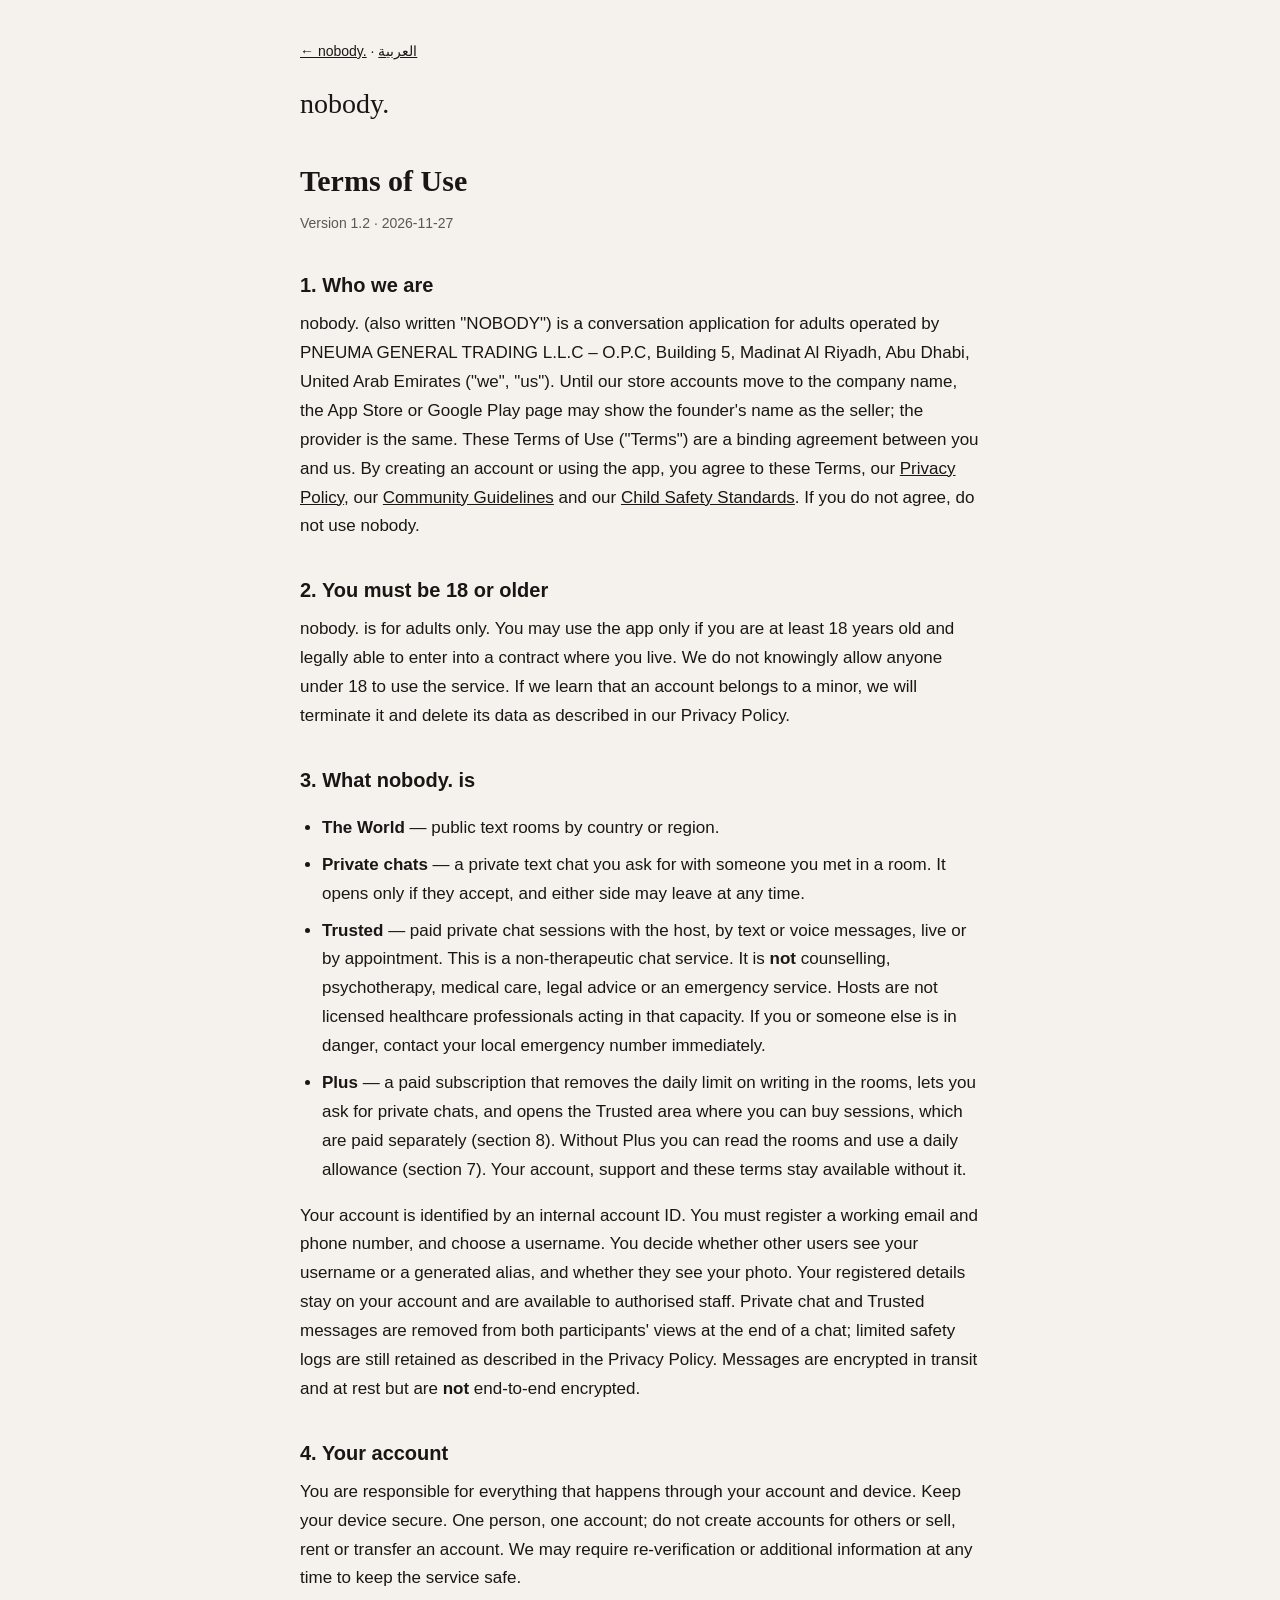
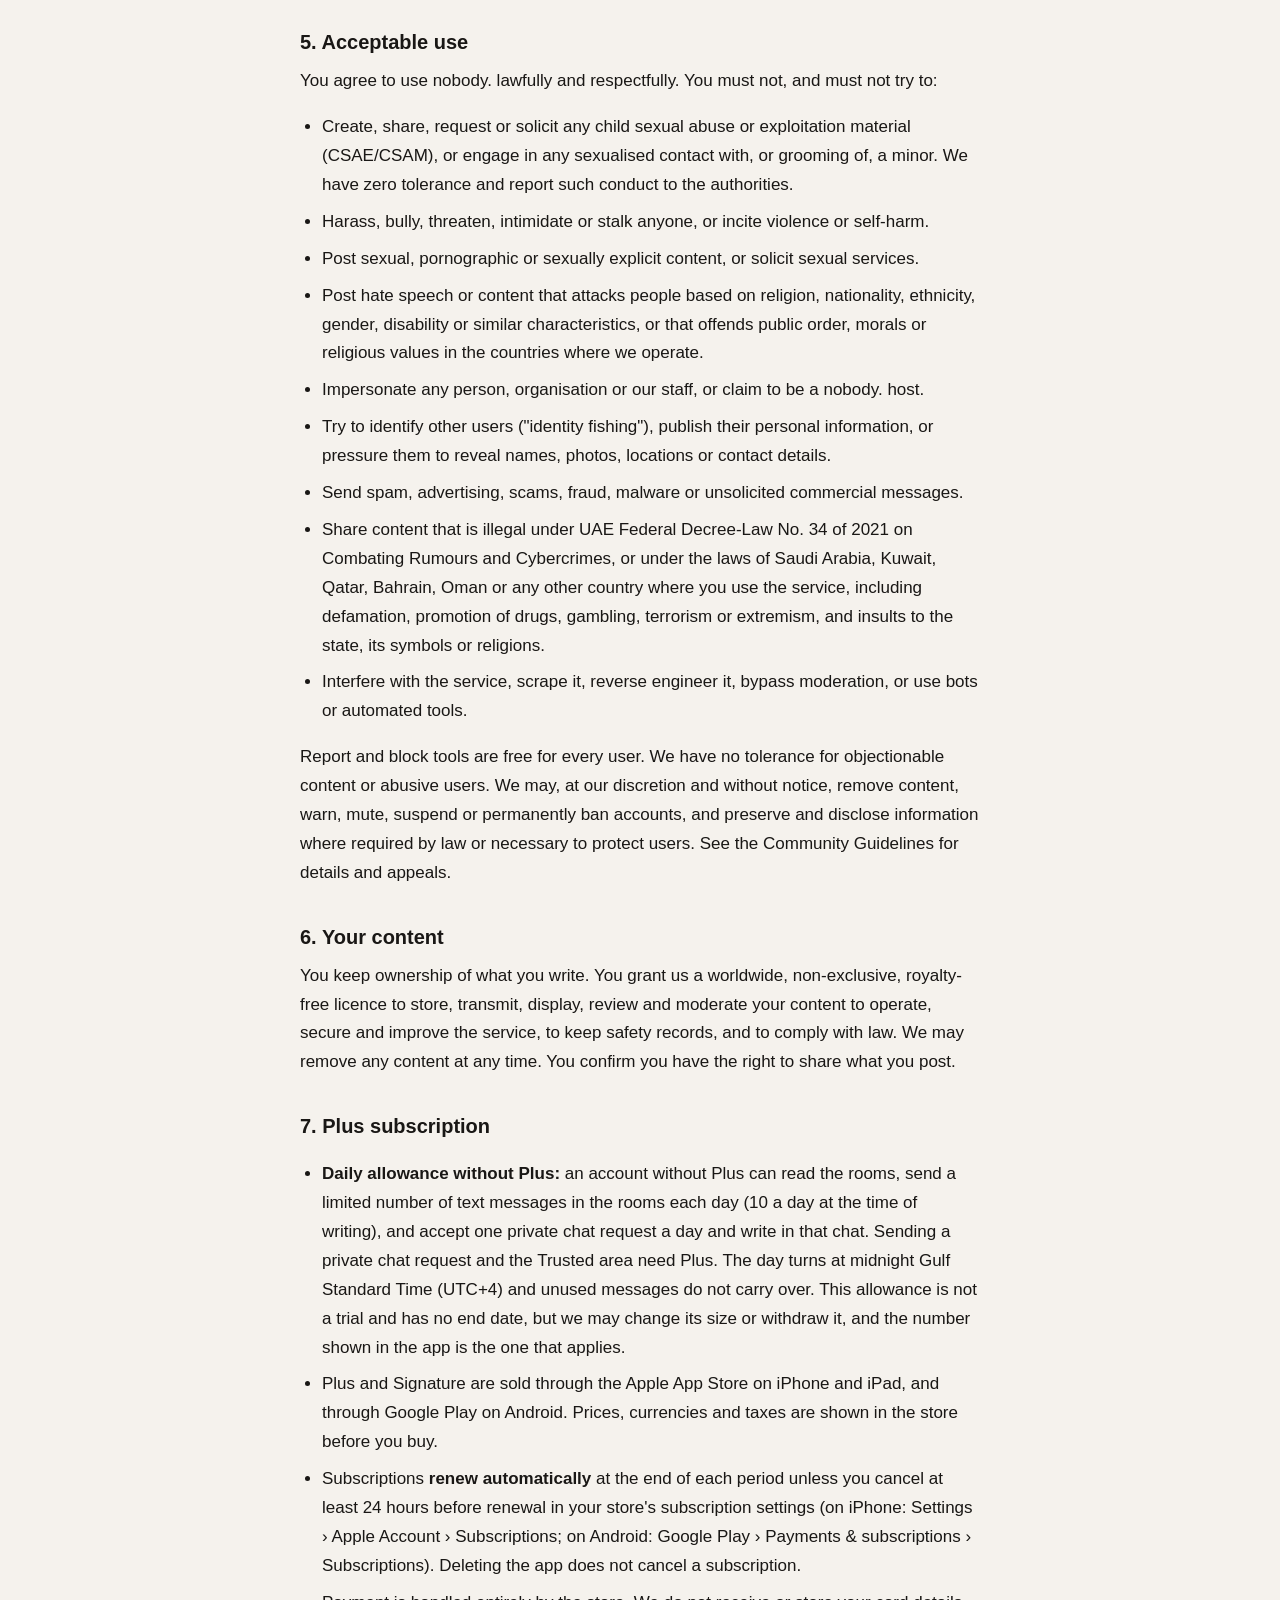
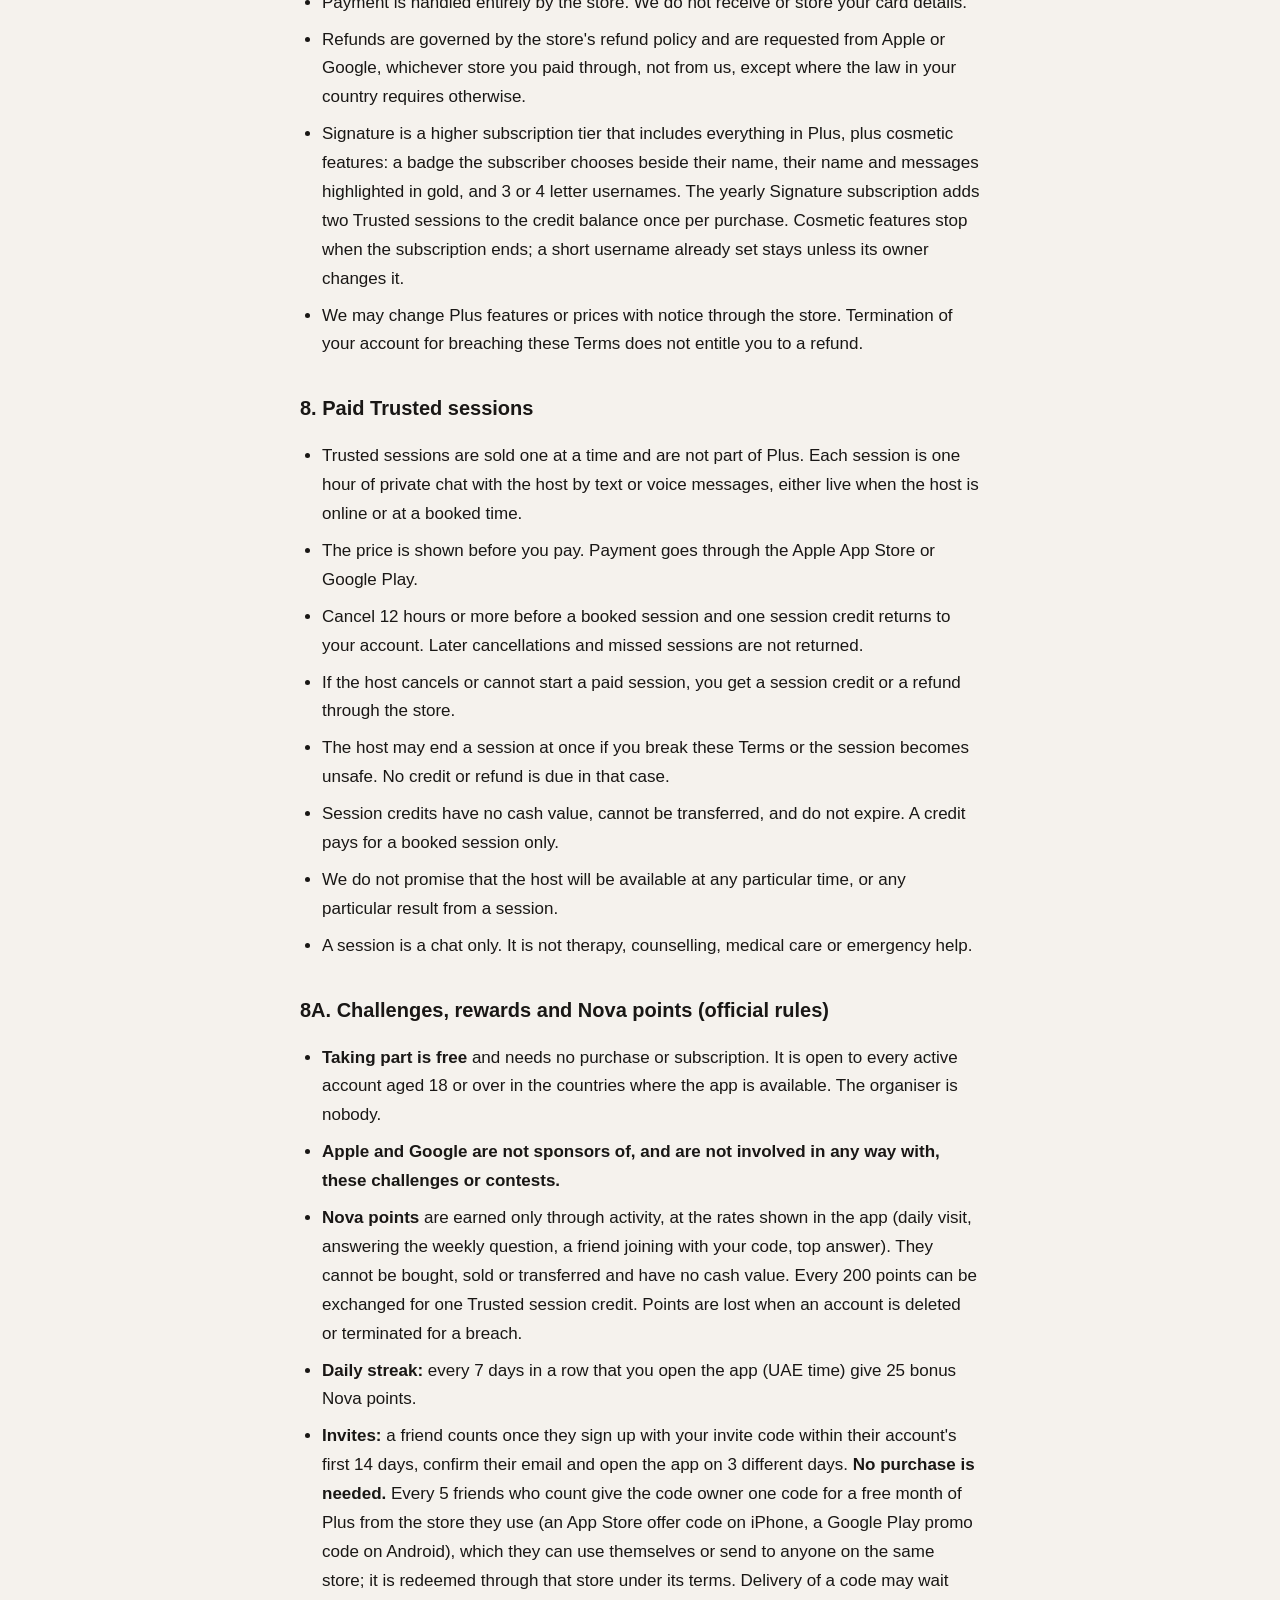
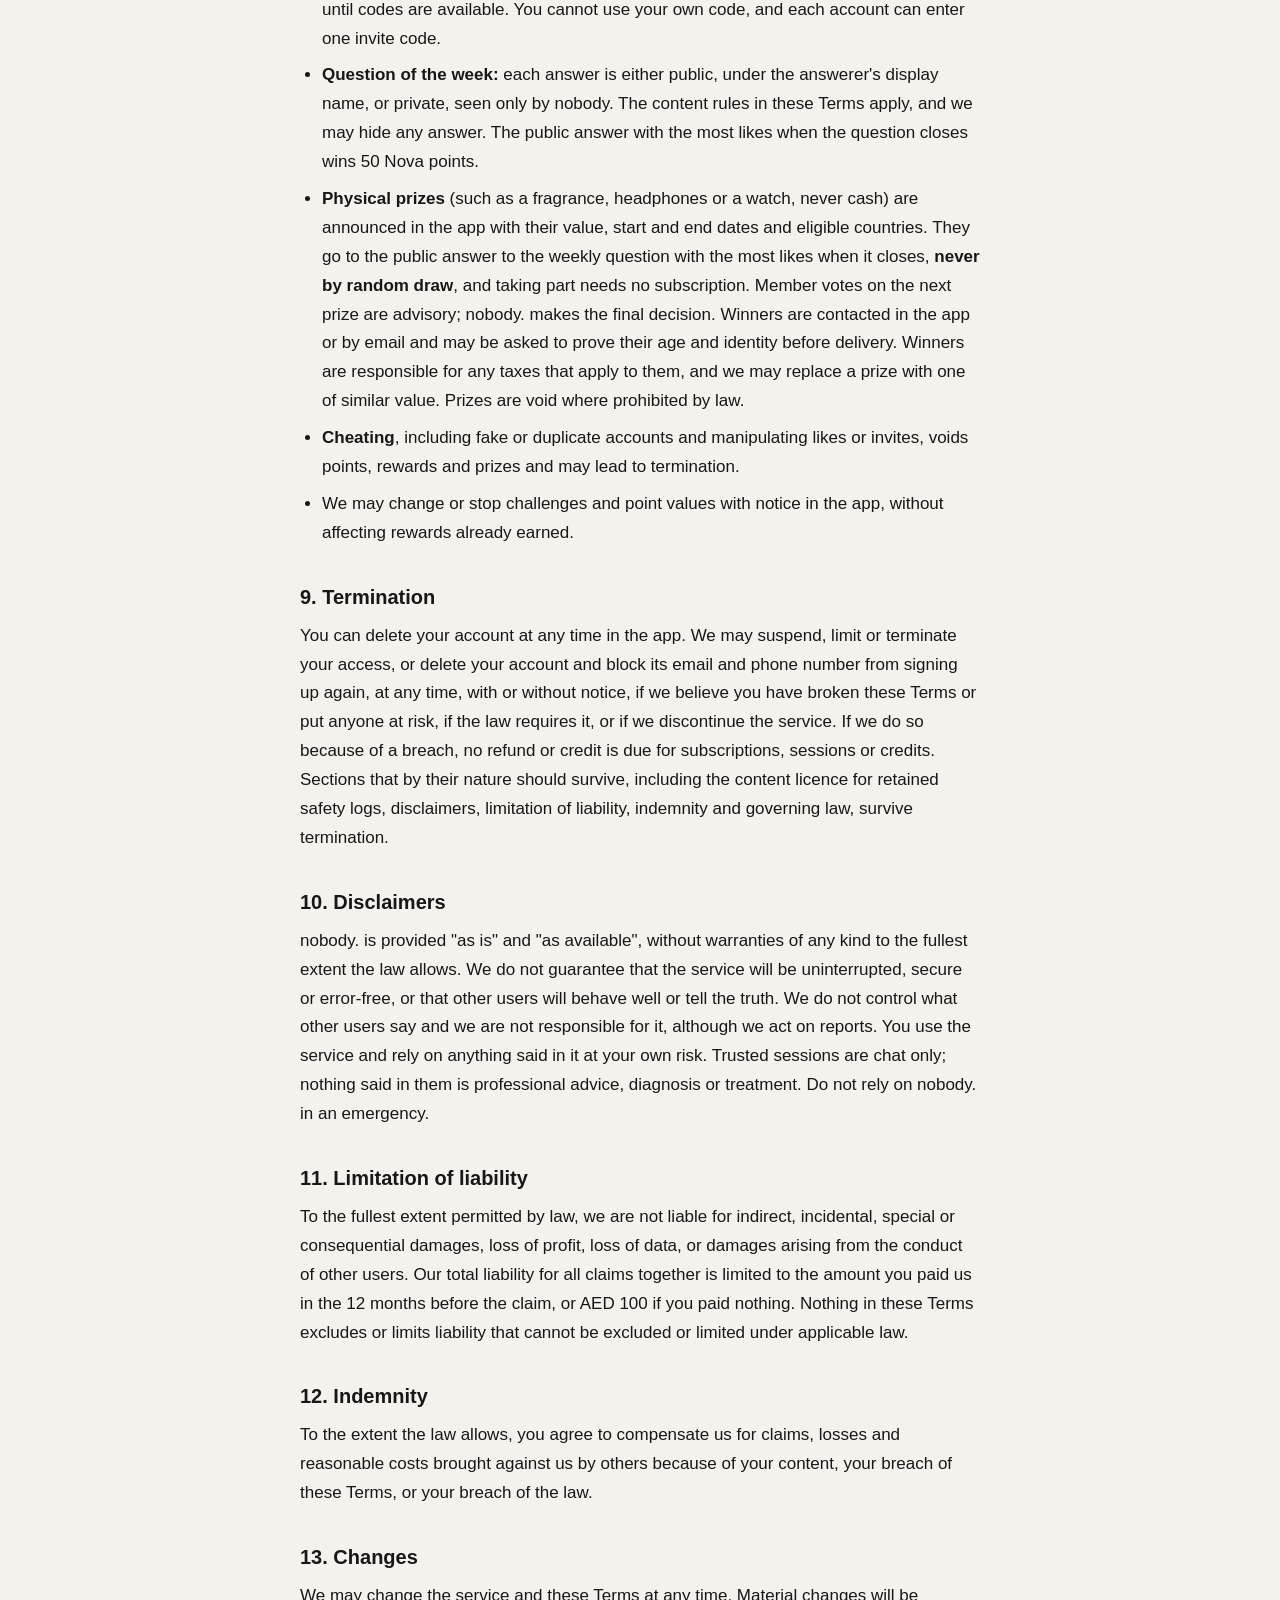
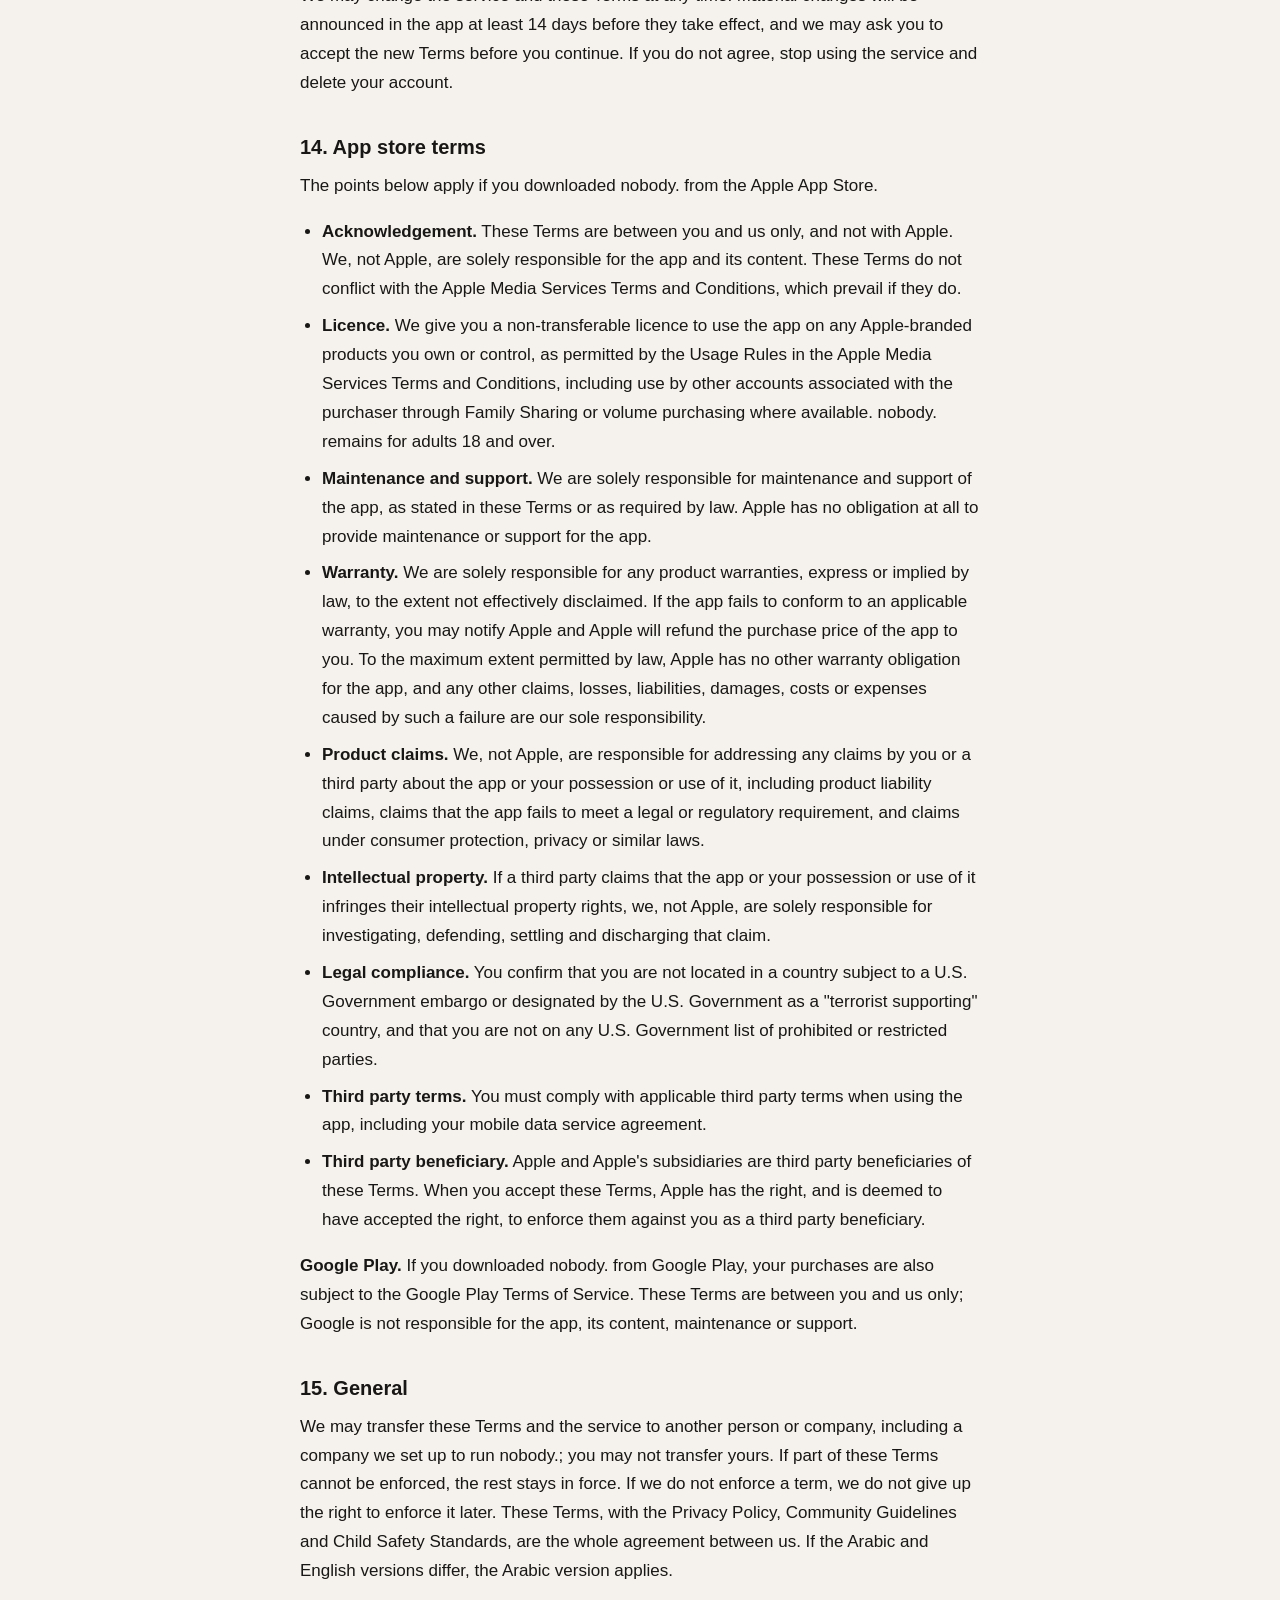
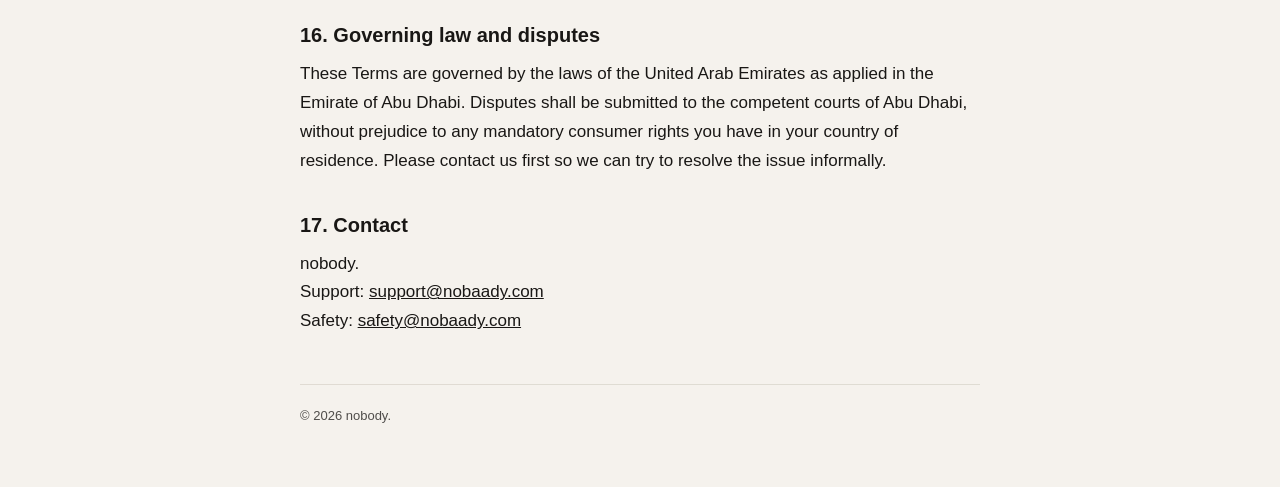
<file: legal/terms-en.html>
<!DOCTYPE html>
<html lang="en" dir="ltr">
<head>
<meta charset="utf-8">
<meta name="viewport" content="width=device-width, initial-scale=1">
<title>nobody. — Terms of Use</title>
<style>
*{box-sizing:border-box}
body{margin:0;background:#F5F2ED;color:#191715;font-family:-apple-system,BlinkMacSystemFont,"Segoe UI",Roboto,"Helvetica Neue",Arial,sans-serif;line-height:1.7;font-size:17px}
.wrap{max-width:720px;margin:0 auto;padding:40px 20px 60px}
.brand{font-family:Georgia,"Times New Roman",serif;font-size:28px;margin:0 0 4px;font-weight:500}
.brand a{color:inherit;text-decoration:none}
h1{font-family:Georgia,"Times New Roman",serif;font-size:30px;margin:28px 0 6px;font-weight:600}
h2{font-size:20px;margin:32px 0 8px;font-weight:600}
.meta{font-size:14px;opacity:.7;margin:0}
.draft{display:inline-block;border:1px solid #191715;padding:3px 10px;border-radius:999px;font-size:12px;letter-spacing:.5px;margin-top:10px}
p,li{margin:8px 0}
ul{padding-inline-start:22px}
.note{background:#ece8e0;padding:12px 16px;border-radius:8px;margin:16px 0}
footer{margin-top:48px;padding-top:20px;border-top:1px solid #d9d4cb;font-size:13px;opacity:.75}
.lang{font-size:14px;margin:0 0 16px}
a{color:#191715}
</style>
</head>
<body>
<div class="wrap">
  <p class="lang"><a href="index.html">← nobody.</a> · <a href="terms-ar.html">العربية</a></p>
  <p class="brand"><a href="index.html">nobody.</a></p>
  <h1>Terms of Use</h1>
  <p class="meta">Version 1.2 · 2026-11-27</p>

  <h2>1. Who we are</h2>
  <p>nobody. (also written "NOBODY") is a conversation application for adults operated by PNEUMA GENERAL TRADING L.L.C – O.P.C, Building 5, Madinat Al Riyadh, Abu Dhabi, United Arab Emirates ("we", "us"). Until our store accounts move to the company name, the App Store or Google Play page may show the founder's name as the seller; the provider is the same. These Terms of Use ("Terms") are a binding agreement between you and us. By creating an account or using the app, you agree to these Terms, our <a href="privacy-en.html">Privacy Policy</a>, our <a href="community-guidelines-en.html">Community Guidelines</a> and our <a href="child-safety-en.html">Child Safety Standards</a>. If you do not agree, do not use nobody.</p>

  <h2>2. You must be 18 or older</h2>
  <p>nobody. is for adults only. You may use the app only if you are at least 18 years old and legally able to enter into a contract where you live. We do not knowingly allow anyone under 18 to use the service. If we learn that an account belongs to a minor, we will terminate it and delete its data as described in our Privacy Policy.</p>

  <h2>3. What nobody. is</h2>
  <ul>
    <li><strong>The World</strong> — public text rooms by country or region.</li>
    <li><strong>Private chats</strong> — a private text chat you ask for with someone you met in a room. It opens only if they accept, and either side may leave at any time.</li>
    <li><strong>Trusted</strong> — paid private chat sessions with the host, by text or voice messages, live or by appointment. This is a non-therapeutic chat service. It is <strong>not</strong> counselling, psychotherapy, medical care, legal advice or an emergency service. Hosts are not licensed healthcare professionals acting in that capacity. If you or someone else is in danger, contact your local emergency number immediately.</li>
    <li><strong>Plus</strong> — a paid subscription that removes the daily limit on writing in the rooms, lets you ask for private chats, and opens the Trusted area where you can buy sessions, which are paid separately (section 8). Without Plus you can read the rooms and use a daily allowance (section 7). Your account, support and these terms stay available without it.</li>
  </ul>
  <p>Your account is identified by an internal account ID. You must register a working email and phone number, and choose a username. You decide whether other users see your username or a generated alias, and whether they see your photo. Your registered details stay on your account and are available to authorised staff. Private chat and Trusted messages are removed from both participants' views at the end of a chat; limited safety logs are still retained as described in the Privacy Policy. Messages are encrypted in transit and at rest but are <strong>not</strong> end-to-end encrypted.</p>

  <h2>4. Your account</h2>
  <p>You are responsible for everything that happens through your account and device. Keep your device secure. One person, one account; do not create accounts for others or sell, rent or transfer an account. We may require re-verification or additional information at any time to keep the service safe.</p>

  <h2>5. Acceptable use</h2>
  <p>You agree to use nobody. lawfully and respectfully. You must not, and must not try to:</p>
  <ul>
    <li>Create, share, request or solicit any child sexual abuse or exploitation material (CSAE/CSAM), or engage in any sexualised contact with, or grooming of, a minor. We have zero tolerance and report such conduct to the authorities.</li>
    <li>Harass, bully, threaten, intimidate or stalk anyone, or incite violence or self-harm.</li>
    <li>Post sexual, pornographic or sexually explicit content, or solicit sexual services.</li>
    <li>Post hate speech or content that attacks people based on religion, nationality, ethnicity, gender, disability or similar characteristics, or that offends public order, morals or religious values in the countries where we operate.</li>
    <li>Impersonate any person, organisation or our staff, or claim to be a nobody. host.</li>
    <li>Try to identify other users ("identity fishing"), publish their personal information, or pressure them to reveal names, photos, locations or contact details.</li>
    <li>Send spam, advertising, scams, fraud, malware or unsolicited commercial messages.</li>
    <li>Share content that is illegal under UAE Federal Decree-Law No. 34 of 2021 on Combating Rumours and Cybercrimes, or under the laws of Saudi Arabia, Kuwait, Qatar, Bahrain, Oman or any other country where you use the service, including defamation, promotion of drugs, gambling, terrorism or extremism, and insults to the state, its symbols or religions.</li>
    <li>Interfere with the service, scrape it, reverse engineer it, bypass moderation, or use bots or automated tools.</li>
  </ul>
  <p>Report and block tools are free for every user. We have no tolerance for objectionable content or abusive users. We may, at our discretion and without notice, remove content, warn, mute, suspend or permanently ban accounts, and preserve and disclose information where required by law or necessary to protect users. See the Community Guidelines for details and appeals.</p>

  <h2>6. Your content</h2>
  <p>You keep ownership of what you write. You grant us a worldwide, non-exclusive, royalty-free licence to store, transmit, display, review and moderate your content to operate, secure and improve the service, to keep safety records, and to comply with law. We may remove any content at any time. You confirm you have the right to share what you post.</p>

  <h2>7. Plus subscription</h2>
  <ul>
    <li><strong>Daily allowance without Plus:</strong> an account without Plus can read the rooms, send a limited number of text messages in the rooms each day (10 a day at the time of writing), and accept one private chat request a day and write in that chat. Sending a private chat request and the Trusted area need Plus. The day turns at midnight Gulf Standard Time (UTC+4) and unused messages do not carry over. This allowance is not a trial and has no end date, but we may change its size or withdraw it, and the number shown in the app is the one that applies.</li>
    <li>Plus and Signature are sold through the Apple App Store on iPhone and iPad, and through Google Play on Android. Prices, currencies and taxes are shown in the store before you buy.</li>
    <li>Subscriptions <strong>renew automatically</strong> at the end of each period unless you cancel at least 24 hours before renewal in your store's subscription settings (on iPhone: Settings › Apple Account › Subscriptions; on Android: Google Play › Payments &amp; subscriptions › Subscriptions). Deleting the app does not cancel a subscription.</li>
    <li>Payment is handled entirely by the store. We do not receive or store your card details.</li>
    <li>Refunds are governed by the store's refund policy and are requested from Apple or Google, whichever store you paid through, not from us, except where the law in your country requires otherwise.</li>
    <li>Signature is a higher subscription tier that includes everything in Plus, plus cosmetic features: a badge the subscriber chooses beside their name, their name and messages highlighted in gold, and 3 or 4 letter usernames. The yearly Signature subscription adds two Trusted sessions to the credit balance once per purchase. Cosmetic features stop when the subscription ends; a short username already set stays unless its owner changes it.</li>
    <li>We may change Plus features or prices with notice through the store. Termination of your account for breaching these Terms does not entitle you to a refund.</li>
  </ul>

  <h2>8. Paid Trusted sessions</h2>
  <ul>
    <li>Trusted sessions are sold one at a time and are not part of Plus. Each session is one hour of private chat with the host by text or voice messages, either live when the host is online or at a booked time.</li>
    <li>The price is shown before you pay. Payment goes through the Apple App Store or Google Play.</li>
    <li>Cancel 12 hours or more before a booked session and one session credit returns to your account. Later cancellations and missed sessions are not returned.</li>
    <li>If the host cancels or cannot start a paid session, you get a session credit or a refund through the store.</li>
    <li>The host may end a session at once if you break these Terms or the session becomes unsafe. No credit or refund is due in that case.</li>
    <li>Session credits have no cash value, cannot be transferred, and do not expire. A credit pays for a booked session only.</li>
    <li>We do not promise that the host will be available at any particular time, or any particular result from a session.</li>
    <li>A session is a chat only. It is not therapy, counselling, medical care or emergency help.</li>
  </ul>

  <h2>8A. Challenges, rewards and Nova points (official rules)</h2>
  <ul>
    <li><strong>Taking part is free</strong> and needs no purchase or subscription. It is open to every active account aged 18 or over in the countries where the app is available. The organiser is nobody.</li>
    <li><strong>Apple and Google are not sponsors of, and are not involved in any way with, these challenges or contests.</strong></li>
    <li><strong>Nova points</strong> are earned only through activity, at the rates shown in the app (daily visit, answering the weekly question, a friend joining with your code, top answer). They cannot be bought, sold or transferred and have no cash value. Every 200 points can be exchanged for one Trusted session credit. Points are lost when an account is deleted or terminated for a breach.</li>
    <li><strong>Daily streak:</strong> every 7 days in a row that you open the app (UAE time) give 25 bonus Nova points.</li>
    <li><strong>Invites:</strong> a friend counts once they sign up with your invite code within their account's first 14 days, confirm their email and open the app on 3 different days. <strong>No purchase is needed.</strong> Every 5 friends who count give the code owner one code for a free month of Plus from the store they use (an App Store offer code on iPhone, a Google Play promo code on Android), which they can use themselves or send to anyone on the same store; it is redeemed through that store under its terms. Delivery of a code may wait until codes are available. You cannot use your own code, and each account can enter one invite code.</li>
    <li><strong>Question of the week:</strong> each answer is either public, under the answerer's display name, or private, seen only by nobody. The content rules in these Terms apply, and we may hide any answer. The public answer with the most likes when the question closes wins 50 Nova points.</li>
    <li><strong>Physical prizes</strong> (such as a fragrance, headphones or a watch, never cash) are announced in the app with their value, start and end dates and eligible countries. They go to the public answer to the weekly question with the most likes when it closes, <strong>never by random draw</strong>, and taking part needs no subscription. Member votes on the next prize are advisory; nobody. makes the final decision. Winners are contacted in the app or by email and may be asked to prove their age and identity before delivery. Winners are responsible for any taxes that apply to them, and we may replace a prize with one of similar value. Prizes are void where prohibited by law.</li>
    <li><strong>Cheating</strong>, including fake or duplicate accounts and manipulating likes or invites, voids points, rewards and prizes and may lead to termination.</li>
    <li>We may change or stop challenges and point values with notice in the app, without affecting rewards already earned.</li>
  </ul>

  <h2>9. Termination</h2>
  <p>You can delete your account at any time in the app. We may suspend, limit or terminate your access, or delete your account and block its email and phone number from signing up again, at any time, with or without notice, if we believe you have broken these Terms or put anyone at risk, if the law requires it, or if we discontinue the service. If we do so because of a breach, no refund or credit is due for subscriptions, sessions or credits. Sections that by their nature should survive, including the content licence for retained safety logs, disclaimers, limitation of liability, indemnity and governing law, survive termination.</p>

  <h2>10. Disclaimers</h2>
  <p>nobody. is provided "as is" and "as available", without warranties of any kind to the fullest extent the law allows. We do not guarantee that the service will be uninterrupted, secure or error-free, or that other users will behave well or tell the truth. We do not control what other users say and we are not responsible for it, although we act on reports. You use the service and rely on anything said in it at your own risk. Trusted sessions are chat only; nothing said in them is professional advice, diagnosis or treatment. Do not rely on nobody. in an emergency.</p>

  <h2>11. Limitation of liability</h2>
  <p>To the fullest extent permitted by law, we are not liable for indirect, incidental, special or consequential damages, loss of profit, loss of data, or damages arising from the conduct of other users. Our total liability for all claims together is limited to the amount you paid us in the 12 months before the claim, or AED 100 if you paid nothing. Nothing in these Terms excludes or limits liability that cannot be excluded or limited under applicable law.</p>

  <h2>12. Indemnity</h2>
  <p>To the extent the law allows, you agree to compensate us for claims, losses and reasonable costs brought against us by others because of your content, your breach of these Terms, or your breach of the law.</p>

  <h2>13. Changes</h2>
  <p>We may change the service and these Terms at any time. Material changes will be announced in the app at least 14 days before they take effect, and we may ask you to accept the new Terms before you continue. If you do not agree, stop using the service and delete your account.</p>

  <h2>14. App store terms</h2>
  <p>The points below apply if you downloaded nobody. from the Apple App Store.</p>
  <ul>
    <li><strong>Acknowledgement.</strong> These Terms are between you and us only, and not with Apple. We, not Apple, are solely responsible for the app and its content. These Terms do not conflict with the Apple Media Services Terms and Conditions, which prevail if they do.</li>
    <li><strong>Licence.</strong> We give you a non-transferable licence to use the app on any Apple-branded products you own or control, as permitted by the Usage Rules in the Apple Media Services Terms and Conditions, including use by other accounts associated with the purchaser through Family Sharing or volume purchasing where available. nobody. remains for adults 18 and over.</li>
    <li><strong>Maintenance and support.</strong> We are solely responsible for maintenance and support of the app, as stated in these Terms or as required by law. Apple has no obligation at all to provide maintenance or support for the app.</li>
    <li><strong>Warranty.</strong> We are solely responsible for any product warranties, express or implied by law, to the extent not effectively disclaimed. If the app fails to conform to an applicable warranty, you may notify Apple and Apple will refund the purchase price of the app to you. To the maximum extent permitted by law, Apple has no other warranty obligation for the app, and any other claims, losses, liabilities, damages, costs or expenses caused by such a failure are our sole responsibility.</li>
    <li><strong>Product claims.</strong> We, not Apple, are responsible for addressing any claims by you or a third party about the app or your possession or use of it, including product liability claims, claims that the app fails to meet a legal or regulatory requirement, and claims under consumer protection, privacy or similar laws.</li>
    <li><strong>Intellectual property.</strong> If a third party claims that the app or your possession or use of it infringes their intellectual property rights, we, not Apple, are solely responsible for investigating, defending, settling and discharging that claim.</li>
    <li><strong>Legal compliance.</strong> You confirm that you are not located in a country subject to a U.S. Government embargo or designated by the U.S. Government as a "terrorist supporting" country, and that you are not on any U.S. Government list of prohibited or restricted parties.</li>
    <li><strong>Third party terms.</strong> You must comply with applicable third party terms when using the app, including your mobile data service agreement.</li>
    <li><strong>Third party beneficiary.</strong> Apple and Apple's subsidiaries are third party beneficiaries of these Terms. When you accept these Terms, Apple has the right, and is deemed to have accepted the right, to enforce them against you as a third party beneficiary.</li>
  </ul>
  <p><strong>Google Play.</strong> If you downloaded nobody. from Google Play, your purchases are also subject to the Google Play Terms of Service. These Terms are between you and us only; Google is not responsible for the app, its content, maintenance or support.</p>

  <h2>15. General</h2>
  <p>We may transfer these Terms and the service to another person or company, including a company we set up to run nobody.; you may not transfer yours. If part of these Terms cannot be enforced, the rest stays in force. If we do not enforce a term, we do not give up the right to enforce it later. These Terms, with the Privacy Policy, Community Guidelines and Child Safety Standards, are the whole agreement between us. If the Arabic and English versions differ, the Arabic version applies.</p>

  <h2>16. Governing law and disputes</h2>
  <p>These Terms are governed by the laws of the United Arab Emirates as applied in the Emirate of Abu Dhabi. Disputes shall be submitted to the competent courts of Abu Dhabi, without prejudice to any mandatory consumer rights you have in your country of residence. Please contact us first so we can try to resolve the issue informally.</p>

  <h2>17. Contact</h2>
  <p>nobody.<br>Support: <a href="mailto:support@nobaady.com">support@nobaady.com</a><br>Safety: <a href="mailto:safety@nobaady.com">safety@nobaady.com</a></p>

  <footer>© 2026 nobody.</footer>
</div>
</body>
</html>
</file>
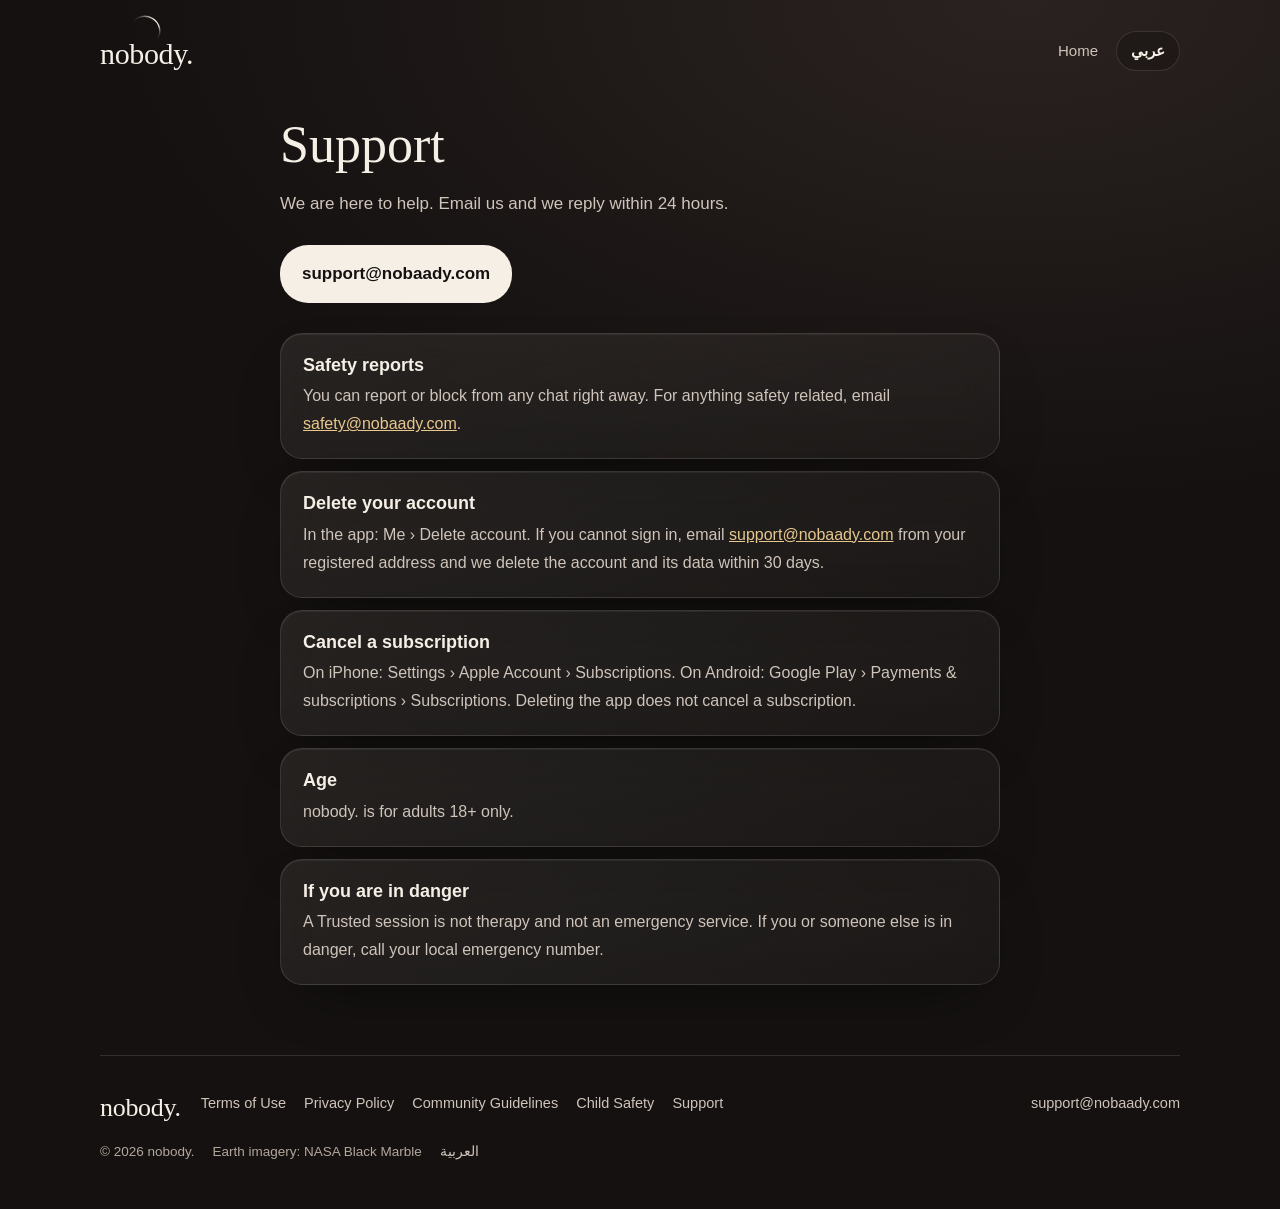
<file: support/en.html>
<!doctype html>
<html lang="en" dir="ltr">
<head>
<meta charset="utf-8">
<meta name="viewport" content="width=device-width,initial-scale=1,viewport-fit=cover">
<title>Support | nobody.</title>
<meta name="description" content="Help for the nobody. app: contact, safety reports, account deletion and subscriptions.">
<meta name="theme-color" content="#141110">
<meta name="color-scheme" content="dark">
<link rel="canonical" href="https://nobaady.com/support/en.html">
<link rel="alternate" hreflang="ar" href="https://nobaady.com/support/">
<link rel="alternate" hreflang="en" href="https://nobaady.com/support/en.html">
<link rel="icon" href="/img/icon-48.png" sizes="48x48">
<link rel="apple-touch-icon" href="/img/icon-180.png">
<link rel="stylesheet" href="/style.css">
<script>(function(d){if(!(window.matchMedia&&matchMedia('(prefers-reduced-motion: reduce)').matches))d.classList.add('motion');d.classList.add('js');setTimeout(function(){if(!window.__nobody)d.classList.remove('js')},2500)})(document.documentElement)</script>
<script src="/js/site.js" defer></script>
</head>
<body>
<a class="skip" href="#main">Skip to content</a>
<canvas id="ambient" aria-hidden="true"></canvas>
<div class="grain" aria-hidden="true"></div>
<svg width="0" height="0" style="position:absolute" aria-hidden="true" focusable="false"><defs>
  <linearGradient id="arcg" gradientUnits="userSpaceOnUse" x1="9" y1="23" x2="93" y2="74">
    <stop offset="0" stop-color="#f5efe6" stop-opacity="0"/><stop offset=".55" stop-color="#f5efe6"/><stop offset=".8" stop-color="#f5efe6" stop-opacity=".9"/><stop offset="1" stop-color="#f5efe6" stop-opacity="0"/>
  </linearGradient></defs></svg>
<div class="wrap">
<header class="top">
  <a class="mark" href="/en/" aria-label="nobody. home">nobody.<svg class="arc" viewBox="0 0 100 100" aria-hidden="true"><path pathLength="100" stroke="url(#arcg)" d="M9.3 22.7A49 49 0 0 1 93 73.5"/></svg></a>
  <nav class="nav" aria-label="Main">
    <a class="opt" href="/en/">Home</a>
    <a class="lang" href="/support/" lang="ar" hreflang="ar">عربي</a>
  </nav>
</header>

<main id="main" class="page">
  <h1>Support</h1>
  <p class="lead">We are here to help. Email us and we reply within 24 hours.</p>
  <p><a class="mailbtn" href="mailto:support@nobaady.com">support@nobaady.com</a></p>
  <div class="qa" style="margin-top:30px">
    <div class="glass"><h2>Safety reports</h2><p>You can report or block from any chat right away. For anything safety related, email <a href="mailto:safety@nobaady.com">safety@nobaady.com</a>.</p></div>
    <div class="glass" id="delete"><h2>Delete your account</h2><p>In the app: Me › Delete account. If you cannot sign in, email <a href="mailto:support@nobaady.com">support@nobaady.com</a> from your registered address and we delete the account and its data within 30 days.</p></div>
    <div class="glass"><h2>Cancel a subscription</h2><p>On iPhone: Settings › Apple Account › Subscriptions. On Android: Google Play › Payments &amp; subscriptions › Subscriptions. Deleting the app does not cancel a subscription.</p></div>
    <div class="glass"><h2>Age</h2><p>nobody. is for adults 18+ only.</p></div>
    <div class="glass"><h2>If you are in danger</h2><p>A Trusted session is not therapy and not an emergency service. If you or someone else is in danger, call your local emergency number.</p></div>
  </div>
</main>

<footer class="foot">
  <div class="cols">
    <a class="mark" href="/en/" aria-label="nobody. home">nobody.</a>
    <nav aria-label="Legal">
      <a href="/legal/terms-en.html">Terms of Use</a>
      <a href="/legal/privacy-en.html">Privacy Policy</a>
      <a href="/legal/community-guidelines-en.html">Community Guidelines</a>
      <a href="/legal/child-safety-en.html">Child Safety</a>
      <a href="/support/en.html">Support</a>
    </nav>
    <a class="email" href="mailto:support@nobaady.com">support@nobaady.com</a>
  </div>
  <div class="meta">
    <span>© 2026 nobody.</span>
    <span>Earth imagery: NASA Black Marble</span>
    <a href="/support/" lang="ar" hreflang="ar">العربية</a>
  </div>
</footer>
</div>
</body>
</html>
</file>
<file: style.css>
/* nobody. — dusk, smoke and warm light. Matches the app's theme.dart. */
:root{
  --bg:#141110;--bg2:#1c1816;--text:#f5efe6;--muted:#cfc4ba;--soft:#b3a79c;--gold:#e8c88f;
  --glass:rgba(245,239,230,.055);--glass-2:rgba(245,239,230,.085);--edge:rgba(245,239,230,.13);--edge-hi:rgba(245,239,230,.22);
  --serif:Didot,"Bodoni 72","Bodoni MT",Georgia,"Times New Roman",serif;
  --sans:-apple-system,BlinkMacSystemFont,"SF Pro Text","SF Arabic","Geeza Pro","Segoe UI","Noto Sans Arabic",Tahoma,Arial,sans-serif;
  --r:22px;--gut:20px;--max:1120px;
  --ease:cubic-bezier(.22,.8,.24,1);
  color-scheme:dark;
}
*{box-sizing:border-box}
html{background:var(--bg);-webkit-text-size-adjust:100%;text-size-adjust:100%;scroll-behavior:smooth}
body{margin:0;min-height:100vh;background:var(--bg) radial-gradient(120% 70% at 80% 0%,#2a2220 0%,rgba(20,17,16,0) 60%) no-repeat;color:var(--text);
  font:17px/1.75 var(--sans);overflow-x:hidden;-webkit-font-smoothing:antialiased}
[dir="rtl"] body{line-height:1.85}
a{color:inherit}
img{max-width:100%;display:block}
h1,h2,h3{margin:0;font-weight:600;line-height:1.25}
p{margin:0}
:focus-visible{outline:2px solid var(--gold);outline-offset:3px;border-radius:8px}
.skip{position:absolute;inset-inline-start:12px;top:-60px;z-index:20;background:var(--text);color:var(--bg);padding:8px 14px;border-radius:12px;text-decoration:none}
.skip:focus{top:12px}

/* ambient smoke canvas: low resolution, scaled up, behind everything */
#ambient{position:fixed;inset:0;width:100%;height:100vh;z-index:-1;opacity:0;transition:opacity 1.6s var(--ease);pointer-events:none}
@supports(height:100lvh){#ambient{height:100lvh}}
.has-ambient #ambient{opacity:1}
.grain{position:fixed;inset:0;z-index:-1;pointer-events:none;opacity:.07;mix-blend-mode:overlay;
  background-image:url("data:image/svg+xml,%3Csvg xmlns='http://www.w3.org/2000/svg' width='120' height='120'%3E%3Cfilter id='n'%3E%3CfeTurbulence type='fractalNoise' baseFrequency='.9' numOctaves='2' stitchTiles='stitch'/%3E%3C/filter%3E%3Crect width='120' height='120' filter='url(%23n)'/%3E%3C/svg%3E")}

.wrap{max-width:var(--max);margin:0 auto;padding:0 var(--gut);overflow-x:clip}

/* wordmark with the crescent arc */
.mark{position:relative;display:inline-block;font-family:var(--serif);font-weight:400;letter-spacing:-.012em;direction:ltr;unicode-bidi:isolate;text-decoration:none;line-height:1.05;white-space:nowrap}
.mark .arc{position:absolute;left:.98em;top:-.56em;width:1.04em;height:1.04em;overflow:visible;pointer-events:none}
.mark .arc path{fill:none;stroke-width:4.6;stroke-linecap:round;stroke-dasharray:100;stroke-dashoffset:0}
.hero .mark .arc path{stroke-width:1.7}.closing .mark .arc path{stroke-width:2.2}
.motion .mark .arc path{animation:draw 2.4s .3s var(--ease) both}
@keyframes draw{from{stroke-dashoffset:100}to{stroke-dashoffset:0}}

/* header */
.top{position:relative;z-index:5;display:flex;align-items:center;justify-content:space-between;gap:12px;padding:30px 0 10px}
.top .mark{font-size:30px;padding-top:6px}
.nav{display:flex;align-items:center;gap:4px}
.nav a{color:var(--muted);text-decoration:none;font-size:15px;padding:8px 10px;border-radius:999px;transition:color .3s,background .3s}
.nav a:hover{color:var(--text);background:var(--glass)}
.nav .lang{border:1px solid var(--edge);color:var(--text);padding:6px 14px;margin-inline-start:4px;background:rgba(20,17,16,.35);-webkit-backdrop-filter:blur(14px);backdrop-filter:blur(14px);font-weight:600}
.nav .lang:hover{border-color:var(--edge-hi)}
@media(max-width:600px){.nav .opt{display:none}.top{padding-top:22px}.top .mark{font-size:27px}}

/* glass */
.glass{position:relative;background:linear-gradient(160deg,var(--glass-2),var(--glass) 55%,rgba(245,239,230,.03));border:1px solid var(--edge);border-radius:var(--r);
  -webkit-backdrop-filter:blur(18px) saturate(1.15);backdrop-filter:blur(18px) saturate(1.15);box-shadow:0 1px 0 rgba(255,255,255,.06) inset,0 24px 60px -30px rgba(0,0,0,.6)}

/* hero */
.hero{position:relative;display:grid;align-items:end;min-height:min(88svh,860px);margin:0 calc(var(--gut) * -1);padding:0 var(--gut) 36px;isolation:isolate}
.hero-media{position:absolute;inset:-100px 0 0;z-index:-1;overflow:hidden;margin:0;-webkit-mask-image:linear-gradient(180deg,#000 72%,transparent 99%);mask-image:linear-gradient(180deg,#000 72%,transparent 99%)}
.hero-media img{width:100%;height:100%;object-fit:cover;object-position:80% 46%;transform-origin:72% 55%}
.motion .hero-media img{animation:breathe 18s ease-in-out infinite alternate}
@keyframes breathe{from{transform:scale(1.02)}to{transform:scale(1.075) translate3d(-.6%,-.4%,0)}}
.hero-media::after{content:"";position:absolute;inset:0;background:
  linear-gradient(180deg,rgba(20,17,16,.6) 0%,rgba(20,17,16,.08) 22%,rgba(20,17,16,.1) 42%,rgba(20,17,16,.8) 70%,rgba(20,17,16,.9) 100%)}
.arch-light{position:absolute;left:58%;top:24%;width:70%;height:46%;border-radius:50%;background:radial-gradient(closest-side,rgba(255,236,214,.2),rgba(255,236,214,0));mix-blend-mode:screen;pointer-events:none}
.motion .arch-light{animation:glow 7s ease-in-out infinite alternate}
@keyframes glow{from{opacity:.3}to{opacity:1}}
.dust{position:absolute;inset:0;pointer-events:none;overflow:hidden}
.dust i{position:absolute;left:var(--x);top:var(--y);width:var(--s);height:var(--s);border-radius:50%;background:#ffebd2;opacity:0;filter:blur(.6px)}
.motion .dust i{animation:float var(--d) linear var(--w) infinite}
@keyframes float{0%{transform:translate3d(0,0,0);opacity:0}15%{opacity:.6}60%{opacity:.3}100%{transform:translate3d(14px,-120px,0);opacity:0}}
.hero-copy{max-width:640px}
.hero h1{line-height:1}
.hero h1 .mark{font-size:clamp(64px,19vw,132px);padding-top:.5em}
.tagline{font-size:clamp(25px,6.6vw,40px);font-weight:600;line-height:1.35;margin:10px 0 12px;text-wrap:balance}
[dir="ltr"] .tagline{font-family:var(--serif);font-weight:400;font-style:italic;letter-spacing:-.005em}
.lede{color:var(--muted);font-size:17px;max-width:30em}
.pills{display:flex;flex-wrap:wrap;gap:10px;margin-top:22px}
.pill{display:inline-flex;align-items:center;gap:9px;padding:9px 16px;border-radius:999px;font-size:15px;font-weight:600}
.pill.gold{color:var(--gold)}
.pill .dot{width:7px;height:7px;border-radius:50%;background:var(--gold)}
.motion .pill .dot{animation:ping 2.8s ease-out infinite}
@keyframes ping{0%{box-shadow:0 0 0 0 rgba(232,200,143,.55)}70%,100%{box-shadow:0 0 0 9px rgba(232,200,143,0)}}

@media(min-width:900px){
  .hero{grid-template-columns:1.1fr .9fr;gap:56px;align-items:center;min-height:auto;margin:0;padding:40px 0 70px}
  .hero-media{position:relative;inset:auto;z-index:0;order:2;aspect-ratio:9/15;max-height:78vh;justify-self:end;width:100%;max-width:440px;
    border-radius:999px 999px 30px 30px;border:1px solid var(--edge);-webkit-mask-image:none;mask-image:none;box-shadow:0 40px 120px -40px rgba(0,0,0,.8),0 0 0 8px rgba(245,239,230,.025)}
  .hero-media img{object-position:62% 50%}
  .hero-media::after{background:linear-gradient(180deg,rgba(20,17,16,0) 55%,rgba(20,17,16,.5))}
  .arch-light{left:46%;top:22%}
  .hero-copy{order:1}
  .hero h1 .mark{font-size:clamp(96px,10vw,148px)}
}

/* sections */
.sec{padding:72px 0;scroll-margin-top:10px}
.kicker{display:inline-block;color:var(--gold);font-size:14px;font-weight:600;letter-spacing:.04em;margin-bottom:10px}
[dir="ltr"] .kicker{text-transform:uppercase;font-size:12.5px;letter-spacing:.16em}
.h2{font-size:clamp(29px,6.8vw,46px);line-height:1.22;text-wrap:balance}
[dir="ltr"] .h2{font-family:var(--serif);font-weight:400;letter-spacing:-.01em}
.sub{color:var(--muted);margin-top:12px;max-width:34em}

/* world + globe */
.world{display:grid;gap:22px;align-items:center}
.globe{position:relative;width:min(100%,560px);aspect-ratio:1;margin:0 auto}
.globe canvas{position:absolute;inset:0;width:100%;height:100%;touch-action:pan-y;cursor:grab;opacity:0;transition:opacity 1.4s var(--ease)}
.globe canvas:active{cursor:grabbing}
.globe.is-live canvas{opacity:1}
.globe-still{position:absolute;inset:4%;border-radius:50%;transition:opacity 1.2s var(--ease);
  background:radial-gradient(circle at 34% 30%,#1d2330 0%,#0b0f17 55%,#05070b 100%);
  box-shadow:0 0 0 1px rgba(170,190,220,.25),0 0 50px 4px rgba(150,165,190,.18),inset -30px -30px 70px rgba(0,0,0,.6)}
.globe-still::after{content:"";position:absolute;left:52%;top:40%;width:18%;height:18%;border-radius:50%;background:radial-gradient(closest-side,rgba(255,210,140,.75),rgba(255,210,140,0))}
.globe.is-live .globe-still{opacity:0}
.chips{display:flex;flex-wrap:wrap;gap:8px;margin-top:22px}
.chip{appearance:none;-webkit-appearance:none;font:inherit;font-size:15px;color:var(--muted);padding:9px 16px;border-radius:999px;cursor:pointer;transition:color .3s,border-color .3s,background .3s}
.chip[aria-pressed="true"]{color:var(--text);border-color:rgba(232,200,143,.55);background:rgba(232,200,143,.12)}
.chip:hover{color:var(--text)}
.hint{color:var(--soft);font-size:14px;margin-top:12px}
@media(min-width:900px){.world{grid-template-columns:1.05fr .95fr;gap:56px}.world .globe{order:2}}

/* services */
.cards{display:grid;gap:14px;margin-top:34px}
.card{padding:26px 24px 24px;transition:border-color .4s}
.card:hover{border-color:var(--edge-hi)}
.icon{width:46px;height:46px;border-radius:15px;display:grid;place-items:center;border:1px solid var(--edge);background:rgba(245,239,230,.05);margin-bottom:18px;color:var(--gold)}
.icon svg{width:22px;height:22px}
.card h3{font-size:21px;margin-bottom:8px}
.card p{color:var(--muted);font-size:16px}
.card .note{margin-top:14px;padding-top:14px;border-top:1px solid var(--edge);font-size:14.5px;color:var(--soft)}
.flow{display:flex;flex-wrap:wrap;align-items:center;gap:6px;margin-top:16px;font-size:14px;color:var(--text);list-style:none;padding:0}
.flow li{padding:4px 11px;border-radius:999px;border:1px solid var(--edge);background:rgba(245,239,230,.04)}
.flow .to{border:0;background:none;padding:0;color:var(--gold)}
@media(min-width:820px){.cards{grid-template-columns:repeat(3,1fr)}}

/* identity */
.ident{display:grid;gap:30px;align-items:center}
.ticks{list-style:none;margin:22px 0 0;padding:0;display:grid;gap:14px}
.ticks li{display:flex;gap:12px;align-items:flex-start;color:var(--muted)}
.ticks li::before{content:"";flex:0 0 8px;height:8px;margin-top:.75em;border-radius:50%;background:var(--gold);box-shadow:0 0 12px rgba(232,200,143,.5)}
.ticks strong{color:var(--text);font-weight:600}
.idwrap{max-width:380px;width:100%;margin:0 auto}
.idcard{padding:22px}
.idcard .row{display:flex;align-items:center;gap:14px}
.avatar{width:62px;height:62px;border-radius:50%;flex:0 0 62px;background:#3a302b url(/img/hero-800.jpg) 79% 53%/560% auto no-repeat;border:1px solid var(--edge-hi);transition:filter .6s var(--ease),opacity .6s}
.photo-hidden .avatar{filter:blur(9px) brightness(.45);opacity:.8}
.uname{font-weight:600;direction:ltr;unicode-bidi:isolate}
.idcard small{display:block;color:var(--soft);font-size:13.5px}
.setting{display:flex;justify-content:space-between;align-items:center;gap:14px;margin-top:18px;padding-top:16px;border-top:1px solid var(--edge);font-size:15px}
.setting label{cursor:pointer}
.switch{appearance:none;-webkit-appearance:none;flex:0 0 auto;width:52px;height:32px;padding:0;border-radius:999px;border:1px solid rgba(255,255,255,.2);background:rgba(255,255,255,.13);position:relative;cursor:pointer;transition:background .35s}
.switch::after{content:"";position:absolute;top:3px;left:3px;width:24px;height:24px;border-radius:50%;background:var(--text);transition:transform .35s var(--ease),background .35s}
.switch[aria-checked="true"]{background:var(--text)}
.switch[aria-checked="true"]::after{background:var(--bg);transform:translateX(20px)}
[dir="rtl"] .switch::after{left:auto;right:3px}
[dir="rtl"] .switch[aria-checked="true"]::after{transform:translateX(-20px)}
.private{display:flex;gap:10px;align-items:center;margin-top:12px;font-size:14px;color:var(--soft)}
.private svg{width:16px;height:16px;flex:0 0 16px;color:var(--gold)}
.demo-label{display:block;text-align:center;font-size:13px;color:var(--soft);margin-top:10px}
@media(min-width:900px){.ident{grid-template-columns:1.1fr .9fr;gap:56px}}

/* plans */
.plans{display:grid;gap:14px;margin-top:34px}
.plan{padding:24px}
.plan h3{font-size:18px;color:var(--muted);font-weight:600}
.price{display:flex;align-items:baseline;gap:8px;flex-wrap:wrap;margin-top:10px}
.price b{font-size:40px;font-weight:600;line-height:1.1;font-variant-numeric:tabular-nums}
.price span{color:var(--muted);font-size:15px}
.plan p{color:var(--soft);font-size:14.5px;margin-top:8px}
.plan.first{border-color:rgba(232,200,143,.38);background:linear-gradient(160deg,rgba(232,200,143,.11),var(--glass) 60%)}
.trusted{display:grid;gap:18px;margin-top:14px;padding:24px}
.trusted h3{font-size:20px}
.trusted .lead{color:var(--muted);font-size:15.5px;margin-top:6px}
.trusted .price b{font-size:32px}
.trusted .two{display:grid;grid-template-columns:1fr 1fr;gap:14px}
.trusted .two p{color:var(--soft);font-size:14px}
.fine{color:var(--soft);font-size:14.5px;margin-top:18px;max-width:52em}
@media(min-width:820px){.plans{grid-template-columns:repeat(3,1fr)}.trusted{grid-template-columns:1.1fr 1fr;align-items:center}}

/* safety band */
.safety{display:grid;gap:14px;margin-top:30px}
.safety .glass{padding:22px 24px}
.safety h3{font-size:18px;margin-bottom:6px}
.safety p{color:var(--muted);font-size:15.5px}
.age{font-family:var(--serif);font-size:44px;line-height:1;color:var(--gold);direction:ltr;unicode-bidi:isolate;display:block;margin-bottom:8px}
@media(min-width:820px){.safety{grid-template-columns:repeat(3,1fr)}}

/* closing */
.closing{text-align:center;padding:80px 0 70px}
.closing .mark{font-size:clamp(54px,14vw,96px);padding-top:.5em}
.closing p{color:var(--muted);margin-top:14px;font-size:19px}
.closing .pills{justify-content:center}

/* footer */
.foot{border-top:1px solid var(--edge);padding:30px 0 46px;color:var(--muted);font-size:14.5px}
.foot .cols{display:grid;gap:20px}
.foot nav{display:flex;flex-wrap:wrap;gap:8px 18px}
.foot a{text-decoration:none;color:var(--muted)}
.foot a:hover{color:var(--text);text-decoration:underline}
.foot .mark{font-size:26px;color:var(--text);padding-top:8px}
.foot .meta{display:flex;flex-wrap:wrap;gap:6px 18px;color:var(--soft);font-size:13.5px;margin-top:18px}
.foot .email{direction:ltr;unicode-bidi:isolate}
@media(min-width:820px){.foot .cols{grid-template-columns:auto 1fr auto;align-items:center}}

/* support page */
.page{max-width:720px;margin:0 auto;padding:30px 0 70px}
.page h1{font-size:clamp(36px,8vw,52px)}
[dir="ltr"] .page h1{font-family:var(--serif);font-weight:400}
.page .lead{color:var(--muted);margin:12px 0 26px}
.qa{display:grid;gap:12px}
.qa .glass{padding:20px 22px}
.qa h2{font-size:18px;margin-bottom:6px}
.qa p{color:var(--muted);font-size:16px}
.qa p+p{margin-top:8px}
.qa a{color:var(--gold)}
.mailbtn{display:inline-flex;align-items:center;gap:10px;padding:14px 22px;border-radius:28px;background:var(--text);color:var(--bg);text-decoration:none;font-weight:600;direction:ltr;unicode-bidi:isolate;transition:background .3s}
.mailbtn:hover{background:#fff}

/* reveal (only when motion is allowed and JS runs) */
.motion.js .rise{opacity:0;transform:translate3d(0,18px,0);transition:opacity 1s var(--ease),transform 1s var(--ease)}
.motion.js .rise.in{opacity:1;transform:none}
.motion.js .rise.d1{transition-delay:.08s}.motion.js .rise.d2{transition-delay:.16s}.motion.js .rise.d3{transition-delay:.24s}

@media (prefers-reduced-motion:reduce){
  html{scroll-behavior:auto}
  *,*::before,*::after{animation:none!important;transition:none!important}
}
@media (prefers-contrast:more){
  #ambient,.grain{display:none}
  :root{--muted:#e6ddd4;--soft:#d6ccc2;--edge:rgba(245,239,230,.38)}
  .glass{background:#201b19;-webkit-backdrop-filter:none;backdrop-filter:none}
}
@supports not ((-webkit-backdrop-filter:blur(1px)) or (backdrop-filter:blur(1px))){.glass{background:rgba(36,31,29,.92)}}
</file>
<file: home.css>
/* nobody. home, download, real screens, plans grid, tighter rhythm. Loaded after /style.css on the two home pages. */

/* rhythm: the old 72px blocks left big empty bands */
.sec{padding:40px 0}
.cards,.plans{margin-top:24px}
.safety{margin-top:22px}
.closing{padding:48px 0 52px}
@media(min-width:900px){
  .sec{padding:46px 0}
  .hero{padding:22px 0 40px}
  .world{gap:44px}
}
@media(max-width:899px){.hero{min-height:min(84svh,780px);padding-bottom:22px}}

/* download */
.get{display:flex;flex-wrap:wrap;align-items:center;gap:12px 14px;margin-top:22px}
.btn-dl{display:inline-flex;align-items:center;gap:12px;min-height:56px;padding-block:9px;padding-inline:20px 26px;border-radius:999px;background:var(--text);color:var(--bg);
  text-decoration:none;box-shadow:0 18px 44px -18px rgba(245,239,230,.45),0 1px 0 rgba(255,255,255,.6) inset;transition:transform .3s var(--ease),background .3s,box-shadow .3s}
.btn-dl:hover{background:#fff;transform:translateY(-2px);box-shadow:0 24px 50px -18px rgba(245,239,230,.6)}
.btn-dl:active{transform:scale(.97)}
.btn-dl svg{width:22px;height:22px;flex:0 0 22px}
.btn-dl span{display:grid;text-align:start}
.btn-dl small{font-size:12.5px;font-weight:500;line-height:1.25;opacity:.72}
.btn-dl b{font-size:18px;font-weight:700;line-height:1.25;direction:ltr;unicode-bidi:isolate}
[dir="rtl"] .btn-dl b{text-align:right}
.soon{display:inline-flex;align-items:center;gap:8px;min-height:44px;padding:8px 16px;border-radius:999px;font-size:14.5px;font-weight:600;color:var(--muted)}
.soon svg{width:17px;height:17px;flex:0 0 17px}
.trust{display:flex;align-items:center;gap:8px;margin-top:14px;font-size:14.5px;color:var(--muted)}
.trust svg{width:16px;height:16px;flex:0 0 16px;color:var(--gold)}
.qr{display:none;align-items:center;gap:14px;margin-top:18px;padding:10px;padding-inline-end:20px;border-radius:20px;width:max-content;max-width:100%}
.qr img{width:104px;height:104px;border-radius:12px;flex:0 0 104px}
.qr b{display:block;font-size:15px;font-weight:600}
.qr small{display:block;font-size:13.5px;color:var(--soft);line-height:1.5}
@media(min-width:700px){.qr{display:flex}}
.closing .get{justify-content:center}
.closing .trust{justify-content:center}
.closing .qr{display:flex;margin-inline:auto;text-align:start}

/* sticky download: bottom bar on phones, floating pill on wide screens */
.stick{position:fixed;z-index:30;inset-inline:0;bottom:0;display:flex;align-items:center;gap:12px;
  padding:10px 16px calc(10px + env(safe-area-inset-bottom,0px));background:rgba(20,17,16,.82);border-top:1px solid var(--edge);
  -webkit-backdrop-filter:blur(20px) saturate(1.2);backdrop-filter:blur(20px) saturate(1.2);transition:transform .5s var(--ease),opacity .5s var(--ease)}
.js .stick{transform:translateY(110%);opacity:0;visibility:hidden;transition:transform .5s var(--ease),opacity .5s var(--ease),visibility 0s .5s}
.js .stick.on{transform:none;opacity:1;visibility:visible;transition:transform .5s var(--ease),opacity .5s var(--ease),visibility 0s}
.stick img{width:38px;height:38px;border-radius:11px;flex:0 0 38px}
.stick-t{flex:1 1 auto;min-width:0;line-height:1.3}
.stick-t b{display:block;font-family:var(--serif);font-weight:400;font-size:19px;direction:ltr;unicode-bidi:isolate}
[dir="rtl"] .stick-t b{text-align:right}
.stick-t small{display:block;font-size:12.5px;color:var(--soft);white-space:nowrap;overflow:hidden;text-overflow:ellipsis}
.stick .btn-dl{min-height:46px;padding-block:6px;padding-inline:14px 18px;gap:9px;flex:0 0 auto;box-shadow:none}
.stick .btn-dl svg{width:18px;height:18px;flex-basis:18px}
.stick .btn-dl small{font-size:11px}
.stick .btn-dl b{font-size:15px}
body{padding-bottom:calc(72px + env(safe-area-inset-bottom,0px))}
@media(min-width:820px){
  body{padding-bottom:0}
  .stick{inset-inline:auto 22px;bottom:22px;padding:9px;padding-inline-start:14px;border:1px solid var(--edge-hi);border-radius:999px;box-shadow:0 24px 60px -20px rgba(0,0,0,.8)}
  .stick img{width:34px;height:34px;flex-basis:34px;border-radius:50%}
  .foot{padding-bottom:96px}
}
@supports not ((-webkit-backdrop-filter:blur(1px)) or (backdrop-filter:blur(1px))){.stick{background:rgba(24,20,19,.97)}}

/* real screens in phone frames */
.shots{display:flex;gap:16px;margin:26px calc(var(--gut) * -1) 0;padding:6px var(--gut) 10px;overflow-x:auto;scroll-snap-type:x mandatory;-webkit-overflow-scrolling:touch;scrollbar-width:none}
.shots::-webkit-scrollbar{display:none}
.shot{flex:0 0 min(66%,270px);margin:0;scroll-snap-align:center}
.phone{position:relative;padding:7px;border-radius:38px;background:#0b0908;border:1px solid var(--edge-hi);box-shadow:0 0 0 1px rgba(0,0,0,.6) inset,0 34px 70px -34px rgba(0,0,0,.9),0 0 60px -30px rgba(232,200,143,.35)}
.phone img{width:100%;height:auto;aspect-ratio:540/1212;border-radius:31px}
.shot figcaption{margin-top:14px;text-align:center}
.shot figcaption b{display:block;font-size:17px;font-weight:600}
.shot figcaption span{display:block;font-size:14.5px;color:var(--soft);line-height:1.6;margin-top:2px}
.shots-note{color:var(--soft);font-size:13.5px;margin-top:20px;text-align:center}
@media(min-width:760px){
  .shots{display:grid;grid-template-columns:repeat(3,minmax(0,270px));justify-content:center;gap:clamp(20px,5vw,56px);margin-inline:0;padding-inline:0;overflow:visible}
  .shot:nth-child(2){margin-top:34px}
}
.motion.js .shot.rise{transform:translate3d(0,30px,0) scale(.965)}
.motion.js .shot.rise.in{transform:none}

/* plans: one tidy grid, free first */
.plans{grid-template-columns:1fr}
@media(min-width:600px){.plans{grid-template-columns:repeat(2,1fr)}}
@media(min-width:1000px){.plans{grid-template-columns:repeat(4,1fr)}}
.plan{display:flex;flex-direction:column;padding:22px}
.plan h3{display:flex;align-items:center;justify-content:space-between;gap:8px;color:var(--text)}
.plan .tag{font-size:12px;font-weight:600;color:var(--gold);border:1px solid rgba(232,200,143,.4);border-radius:999px;padding:2px 10px;white-space:nowrap}
.plan .inc{list-style:none;margin:14px 0 0;padding:14px 0 0;border-top:1px solid var(--edge);display:grid;gap:8px;font-size:14.5px;color:var(--muted);line-height:1.6}
.plan .inc li{display:flex;gap:9px;align-items:flex-start}
.plan .inc li::before{content:"";flex:0 0 6px;height:6px;margin-top:.62em;border-radius:50%;background:var(--gold)}
.plan.free{border-style:dashed;border-color:var(--edge-hi)}
.plan .offer{margin-top:10px;color:var(--gold);font-size:14.5px;font-weight:600}
.trusted .two{gap:10px 14px}

/* footer: who runs it, how to delete */
.who{display:grid;gap:10px;margin-top:22px;padding-top:20px;border-top:1px solid var(--edge);font-size:14.5px;color:var(--muted);max-width:60em}
.who strong{color:var(--text);font-weight:600}
.who a{color:var(--gold);text-decoration:underline;text-underline-offset:3px}
.who .co{direction:ltr;unicode-bidi:isolate}
.foot nav a,.foot .email,.foot .meta a{display:inline-flex;align-items:center;min-height:44px}
.foot nav{gap:0 20px}
.foot .cols{gap:8px}
.foot .meta{align-items:center;margin-top:10px}
.who a{display:inline-block;padding-block:6px}

/* hero copy arrives in order */
.motion .hero-copy>*{animation:arrive 1s var(--ease) both}
.motion .hero-copy>:nth-child(2){animation-delay:.12s}
.motion .hero-copy>:nth-child(3){animation-delay:.22s}
.motion .hero-copy>:nth-child(4){animation-delay:.34s}
.motion .hero-copy>:nth-child(5){animation-delay:.44s}
.motion .hero-copy>:nth-child(6){animation-delay:.54s}
@keyframes arrive{from{opacity:0;transform:translate3d(0,16px,0)}to{opacity:1;transform:none}}

@media(max-width:380px){.stick{gap:9px;padding-inline:12px}.stick img{display:none}}
.who .co{display:inline-block}
.foot .cols>.mark,.foot .cols>.email{justify-self:start}
</file>
